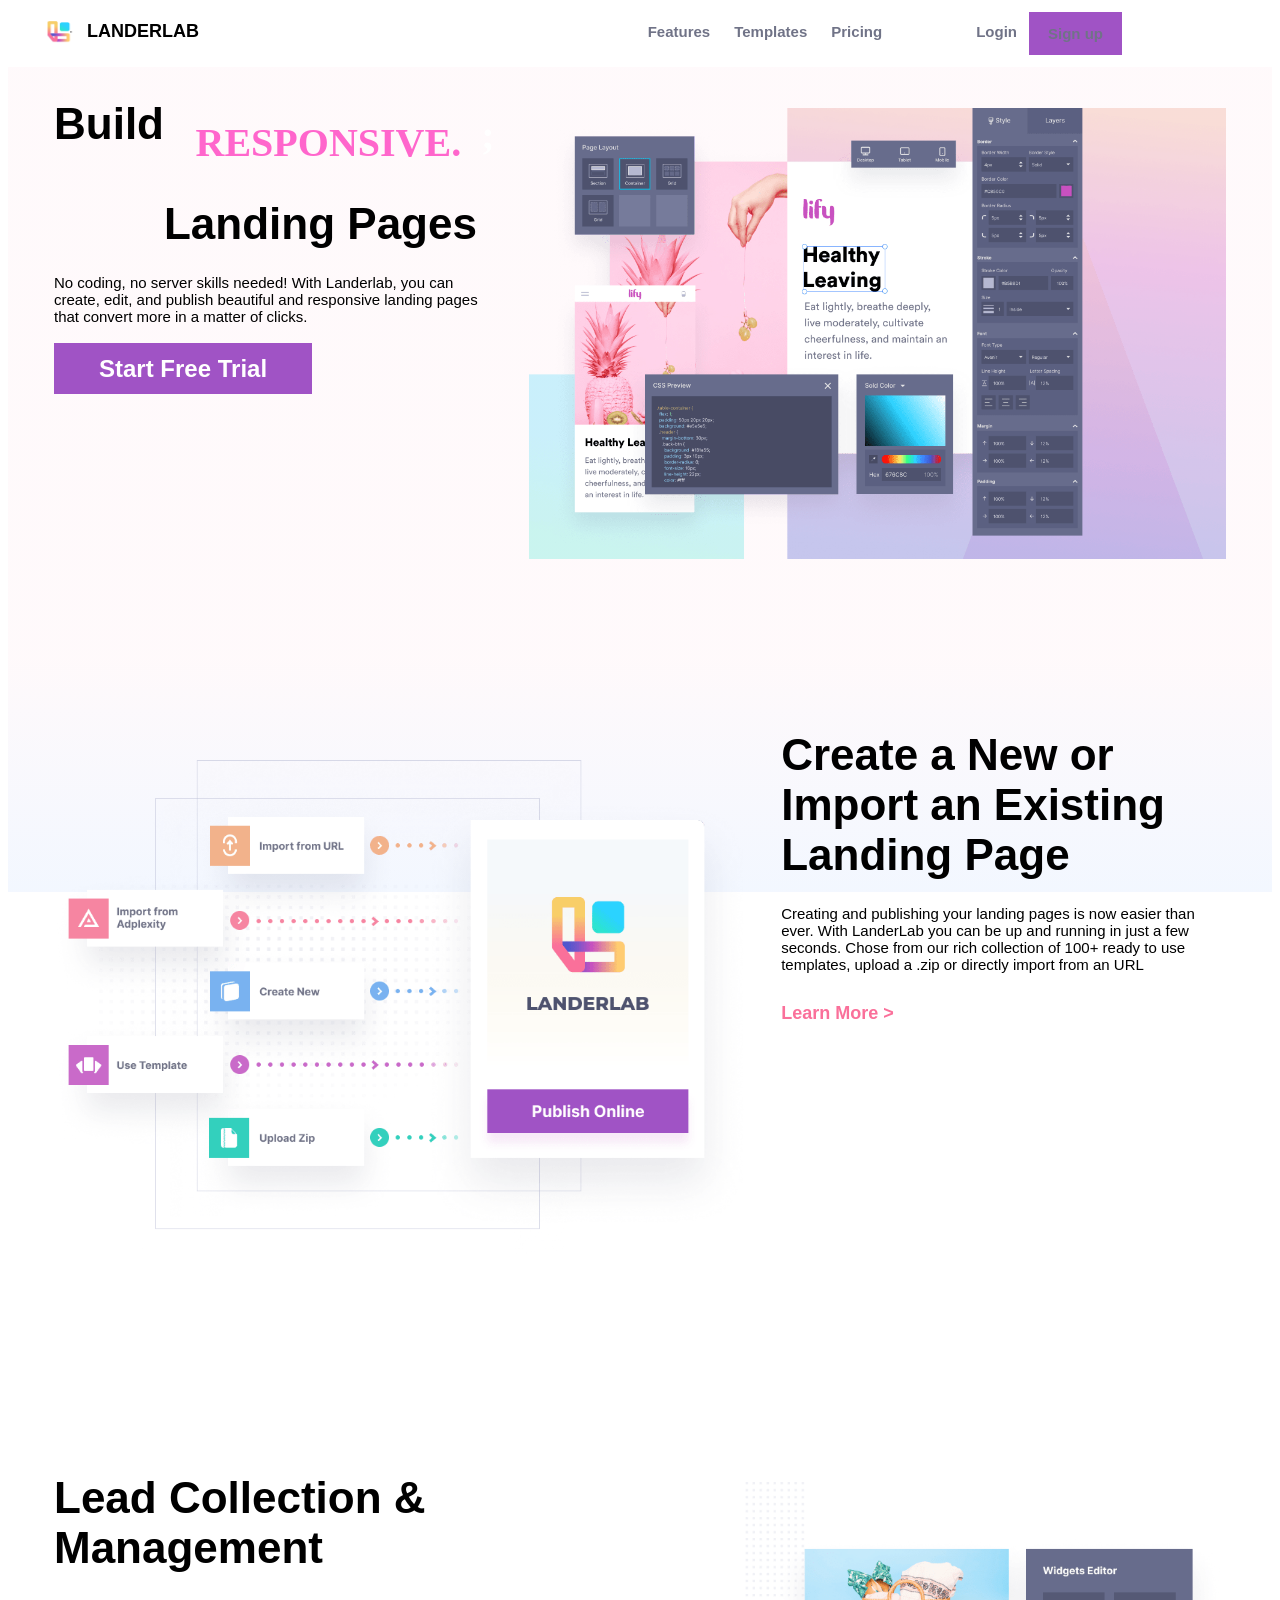
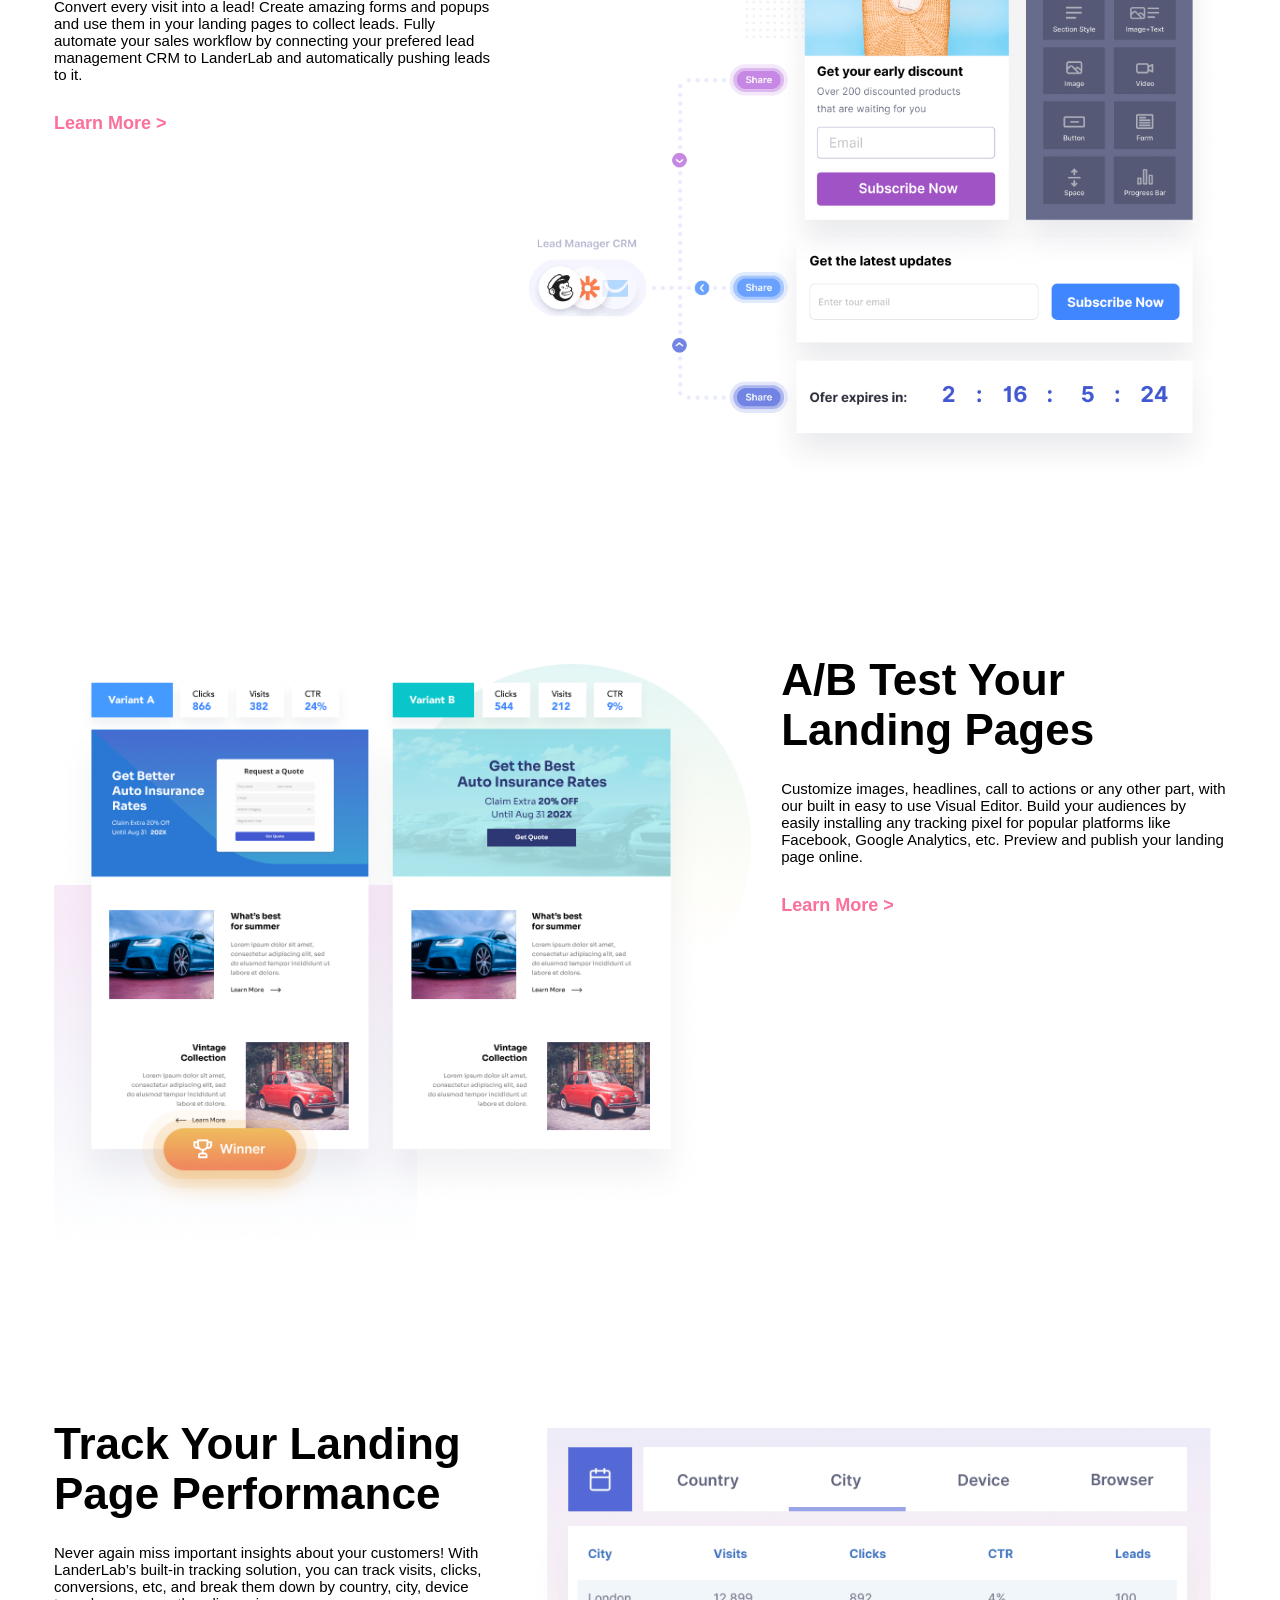
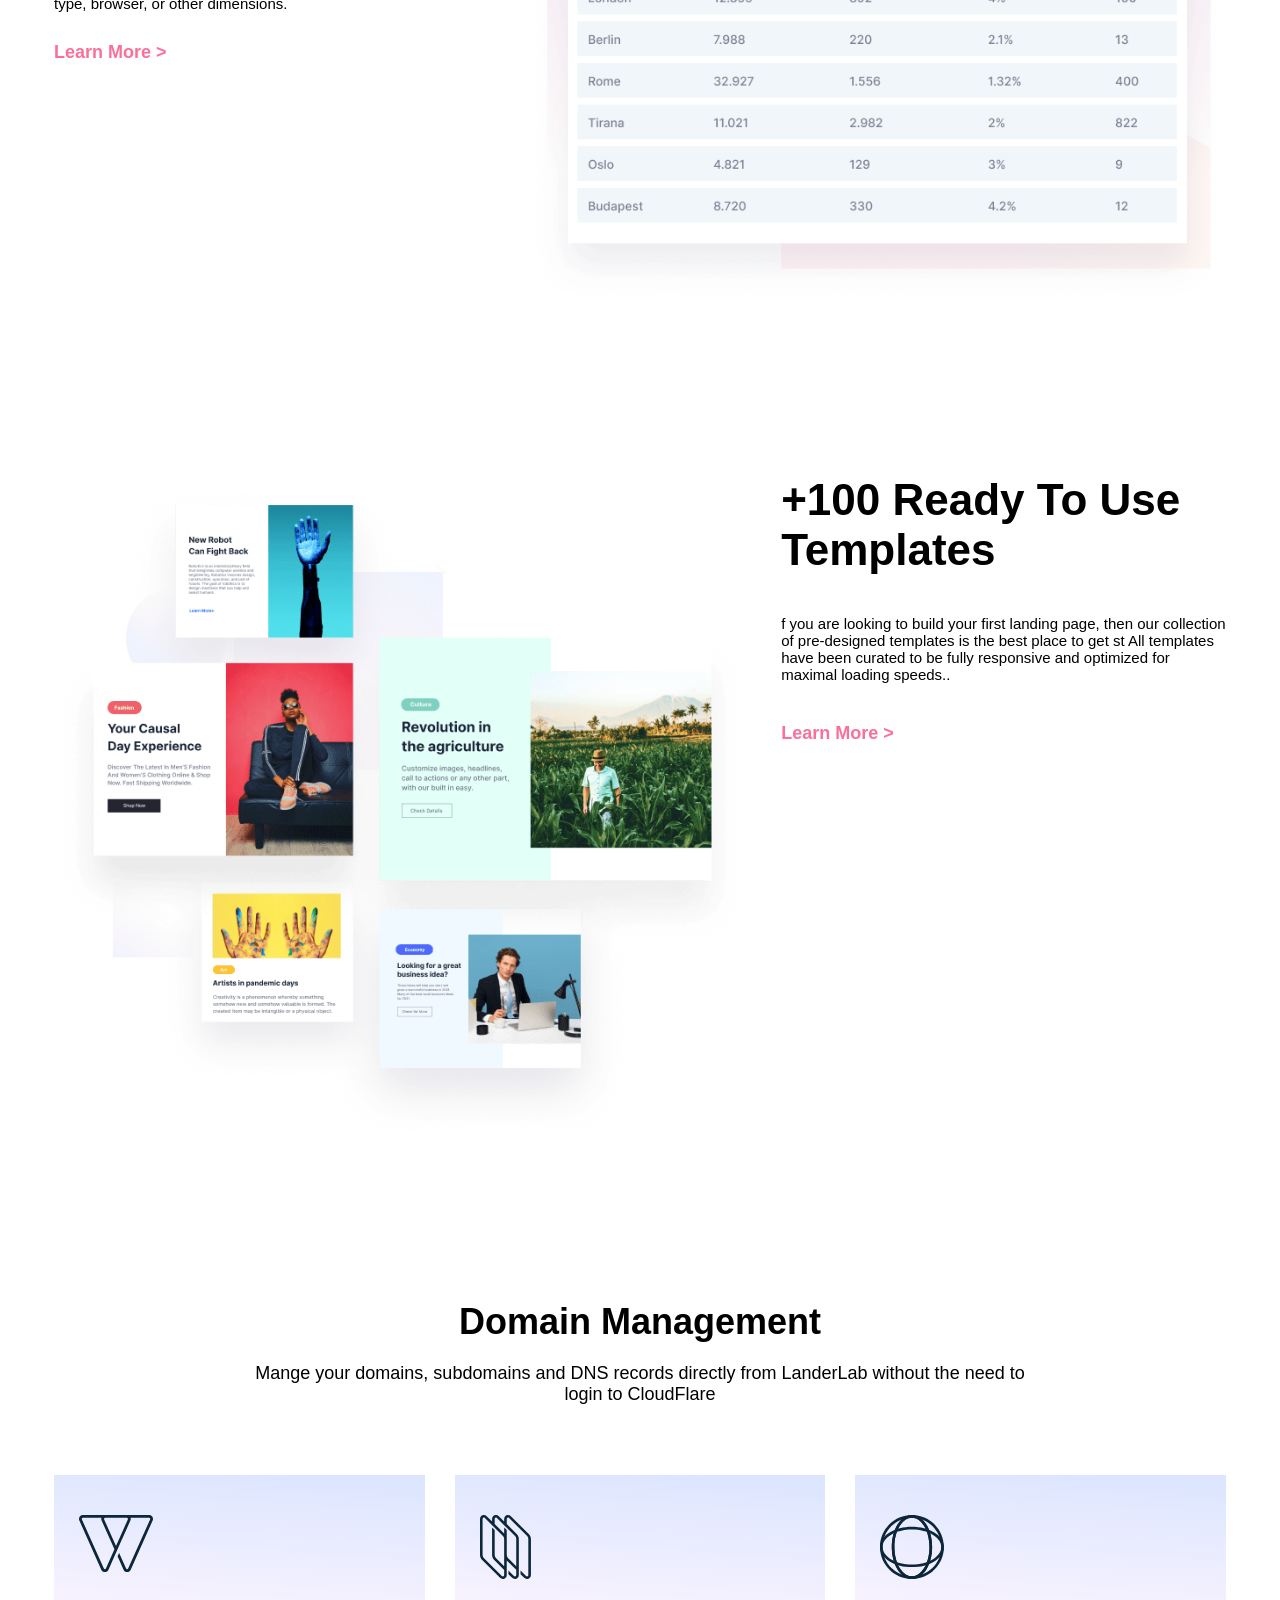
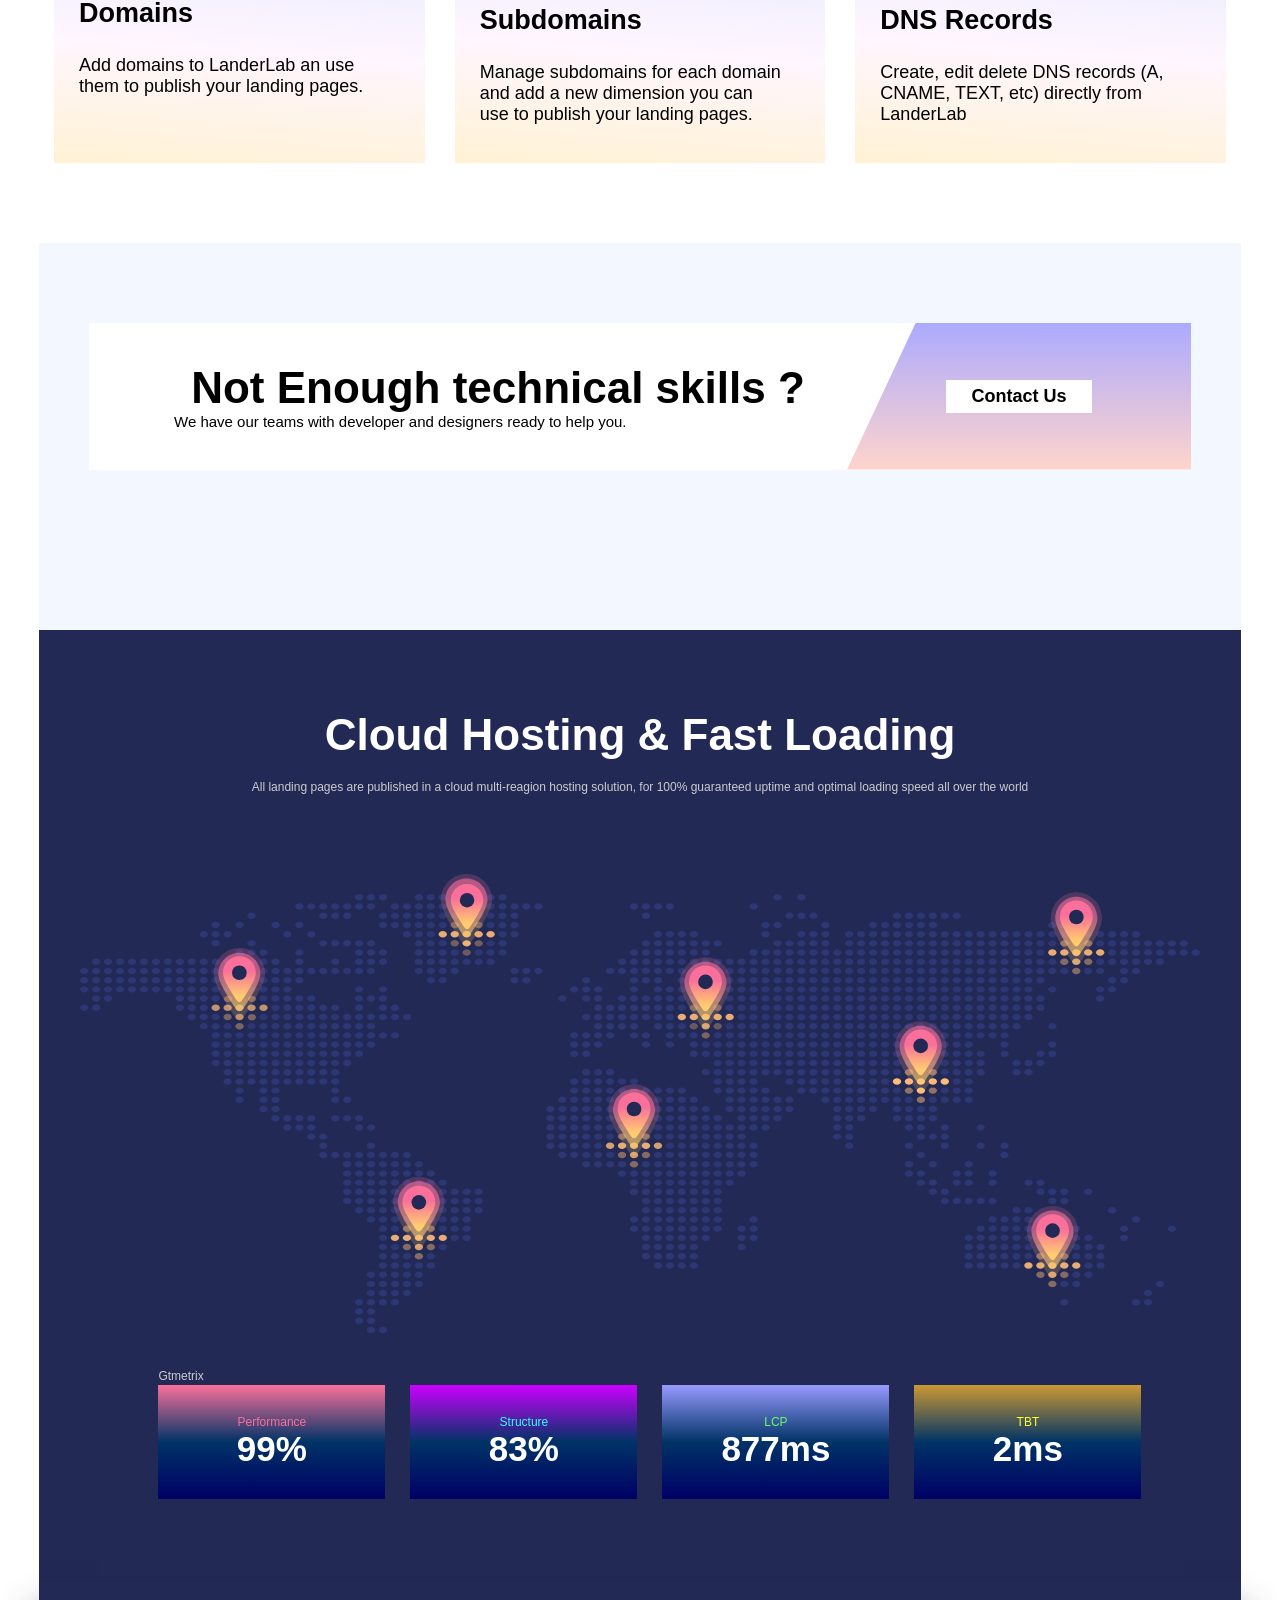
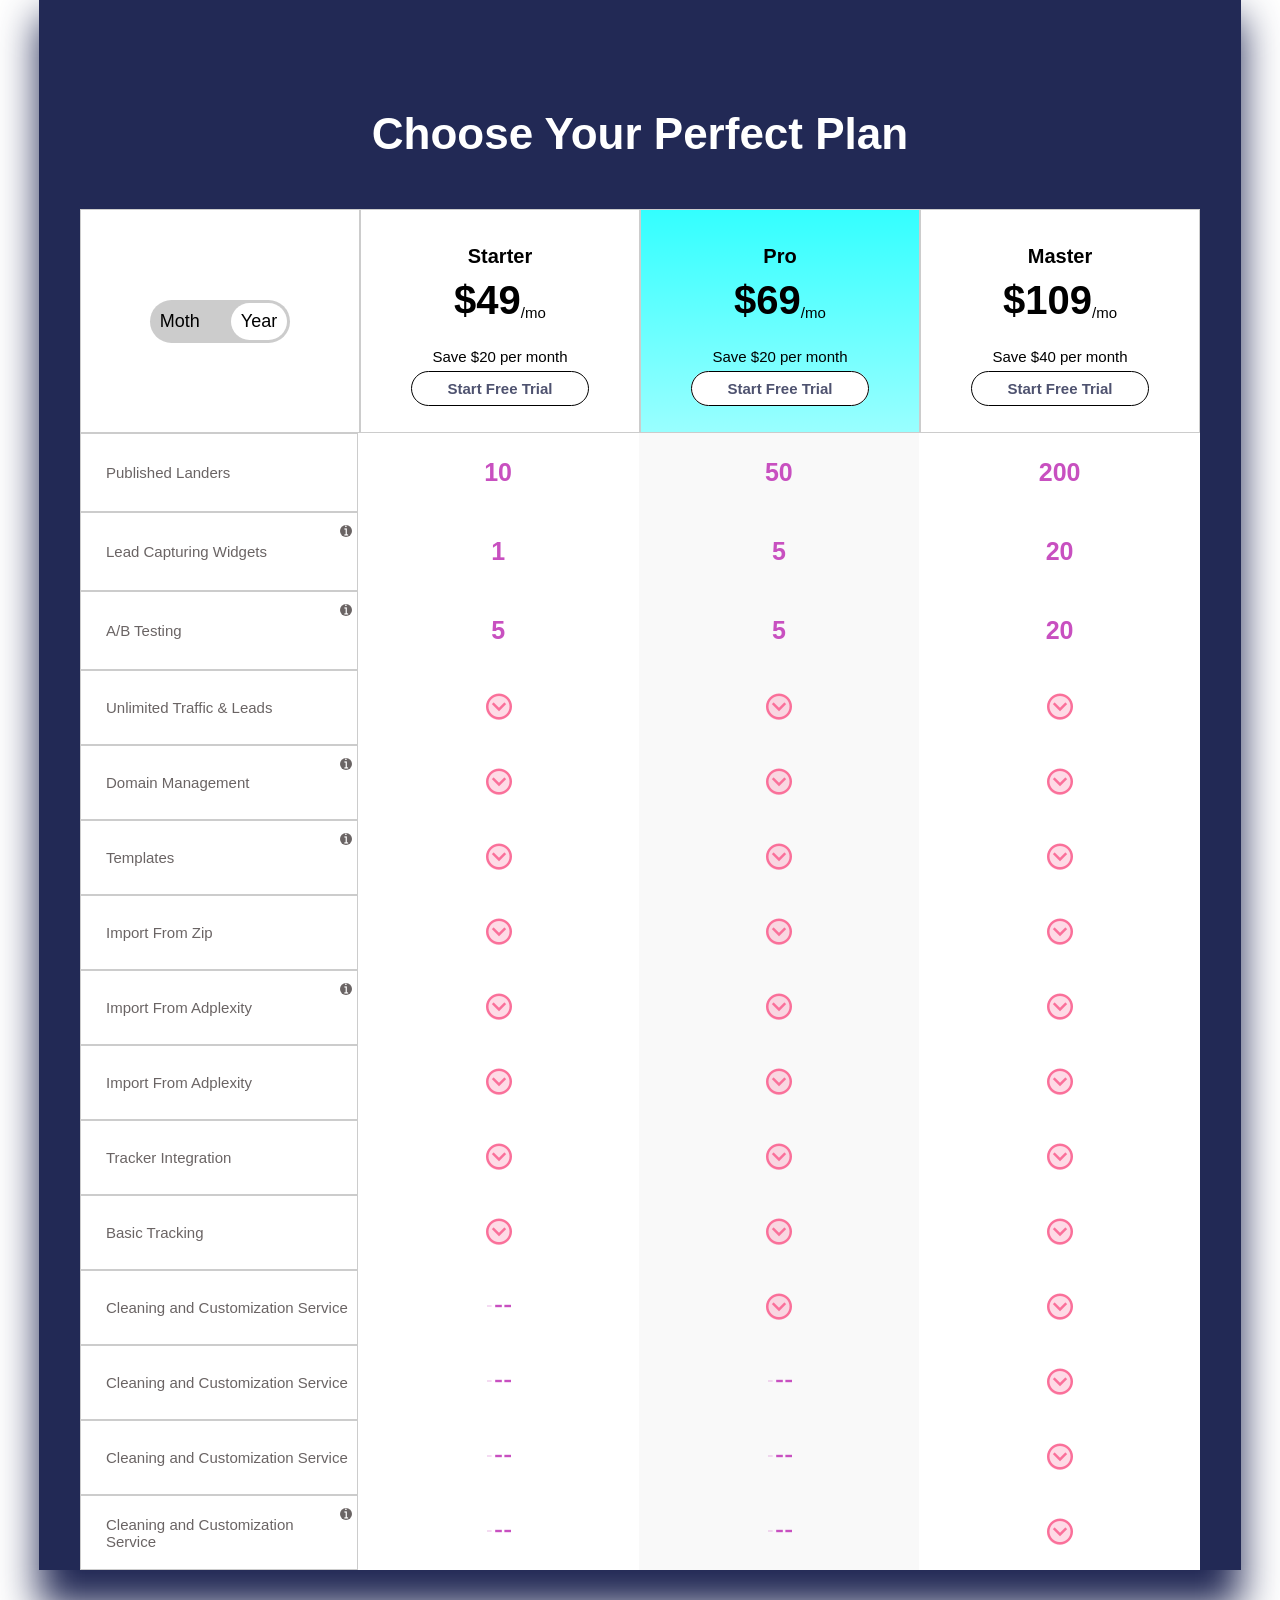
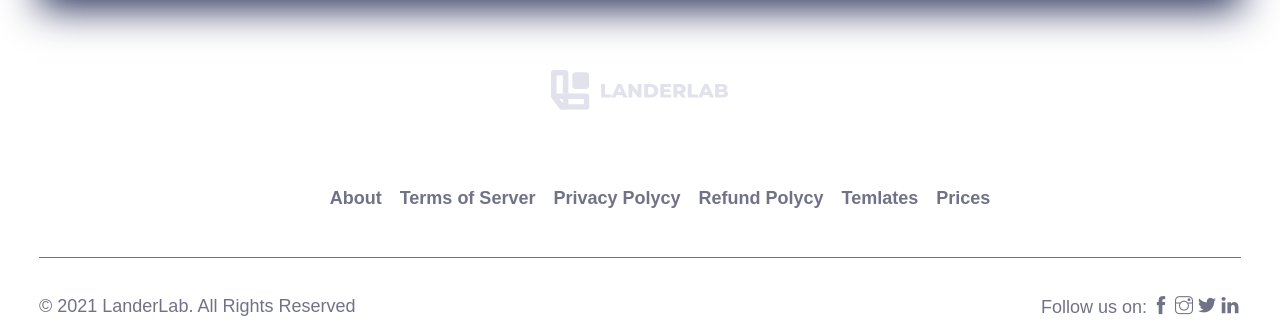
<file: index.html>
<html lang="en">

<head>
    <meta charset="UTF-8">
    <meta http-equiv="X-UA-Compatible" content="IE=edge">
    <meta name="viewport" content="width=device-width, initial-scale=1.0">
    <title>LanderLab</title>
    <link rel="stylesheet" href="Asset/css/style.css">
    <link rel="stylesheet" href="Asset/Iconfont/themify-icons-font/themify-icons/themify-icons.css">
    <link href="/Asset/Images/logo.PNG" rel='shortcut icon'>
    <script src="https://code.jquery.com/jquery-3.6.0.js"
        integrity="sha256-H+K7U5CnXl1h5ywQfKtSj8PCmoN9aaq30gDh27Xc0jk=" crossorigin="anonymous"></script>
</head>
<style>
    @media (min-width:1020px) {
        #headers .icon {
            display: none;
        }


    }

    @media (max-width:1020px) and (min-width:740px) {
        /* chuyển icon khi thu nhỏ */




        #headers .icon {
            display: flex;
            align-items: center;
            justify-content: center;
            font-size: 24px;


        }

        /* .close, .open{
            transition: 0.4s;
        } */
        #close {
            display: none;

        }

        /* .change .close{
            -webkit-transform: rotate(45deg) translate(-8px, -8px);
            transform: rotate(45deg) translate(-8px, -8px);
            
        }
        .change .open{

            -webkit-transform: rotate(-45deg) translate(-9px, 6px);
            transform: rotate(-45deg) translate(-9px, 6px);
        } */




        #header .heahder {
            display: flex;
            text-align: center;
            justify-content: center;
            margin-left: 200px;
        }

        .containerheader {
            display: none;
        }

        #header .login {
            margin-left: 0;
        }

        .nav {
            position: fixed;
            top: 50px;
            left: 0;
            background: rgb(0, 0, 0, 0.4);
            height: 100%;
            width: 100%;
            display: none;
           
        }

        #headers ul {

            position: absolute;
            z-index: 1;  
            top:0;
            bottom: 0;
            background: white;
            display: block;
            float: left;
            text-align: left;
            display: none;
            width: 30%;
            padding: 15px;


        }

        #header ul .signup {
            font-size: 15px;
            background: #a053c5;
            padding: 2px 7px;
            width: 60%;
            border: none;
            color: #f9f9f9;
        }
        #header .signup, .login{
            display: flex;
            text-align: center;
            justify-content: center;

        }

        #headers li {
            margin: 20px 0;
        }

        /* chữu chạy */
        h3 .console-container {


            font-size: 40px;
            text-align: center;
            height: 200px;
            width: 600px;
            display: block;
            position: absolute;
            color: white;
            top: -14%;
            bottom: 0;
            left: -400px;
            right: 0;
            margin: auto;
        }

        .container {
            padding: 0;
            margin: 0;

            box-sizing: border-box;
        }

        .content h3 {
            font-size: 39px;

        }

        .rowdomain {
            display: inline-table;
            margin-bottom: 0;

        }

        .domain {
            width: 45%;
            float: left;
            margin-bottom: 15px;
        }

        .contai {
            display: flex;
            justify-content: center;
            left: 25%;
            position: relative;
        }

        .enough .text {
            padding: 40px 0 40px 70px;

        }

        .enough .text h1 {


            margin: 0;
            font-size: 25px;
        }

        /* Bảng */

        .ChooseYour {
            height: auto;
            padding: 80px 0 100px;
            margin: 0 0 60px;
            background: #222955;
            box-shadow: none;
            box-sizing: border-box;
            border: none;
            z-index: -999;


        }

        .tablechoose {
            display: none;
            background: none;

        }

        .mobi {
            display: block;
            border: none;
            margin: 0;
            padding: 0;
            box-sizing: border-box;

        }

        .tablechoose .star {
            z-index: -999;
            width: 100%;
            margin: 0 0 20px 0;
            height: auto;
            padding: 0;
            border: none;
            background: white;
        }

        .chooserow {
            display: block;
            border: none;
            z-index: 0;
            background: none;

            position: relative;


            box-sizing: border-box;

        }

        .mothyear {
            border: none;
            margin-bottom: 50px;
            background: none;
            width: auto;
            margin: 0;
            margin: -79px 0 0 0;


        }

        .monthspan {
            width: 100%;
            border: none;
            margin: 0;
        }

        .monthspan #moth1,
        #year1 {
            width: 50%;

        }

        .monthspan #year1 {
            background: white;
        }

        .hmo {
            display: inline-block;
            justify-content: center;
            text-align: center;
            padding: 20px 0;
            width: 80%;
            margin: 0;
            border: none;
            z-index: -999;
        }

        .hmo h1 {
            justify-content: center;
            text-align: center;
            color: #222955;
            font-weight: bold;
            padding: 25px 0 0;
            margin: 0 0 15px;
            font-size: 57px;
            display: flex;

        }


        .tablechoose p {
            padding: 0;
            margin: 0 0 25x;
            font-size: 15px;
            color: #3F86FF;
            font-weight: bold;
        }

        .rows {
            border-bottom: 1px solid #707387;
        }

        .rows .col1,
        .col234 {
            width: 50%;

        }

        .rows .col1 {
            border: none;
            padding: 0 25px;
            line-height: 30px;

        }

        .rows .col234 {
            text-align: right;
            padding: 15px 25px;
        }

        .color {
            width: 100%;
            background-image: linear-gradient(#66FFFF, #99FFFF);
        }


        .imgfooter {
            padding: 0 0 0;
        }

        .menufooter {

            padding: 30px 20px;
            margin: 20px 30px;
            float: left;


        }
    }

    @media (max-width:740px) {

        #headers .icon {
            display: flex;
            align-items: center;
            justify-content: center;
            font-size: 24px;
        }
        #close{
            display: none;
        }


        #header .heahder {
            display: flex;
            text-align: center;
            justify-content: center;
            margin-left: 100px;
        }

        .containerheader {
            display: none;
        }

        #header .login {
            margin-left: 0;
        }

        .nav {
            position: fixed;
            top: 50px;
            left: 0;
            background: rgb(0, 0, 0, 0.4);
            height: 100%;
            width: 100%;
            display: none;
        }

        #headers ul {

            position: absolute;

            top: 5px;
            bottom: 0;
            background: white;
            display: block;
            float: left;
            text-align: left;
            display: none;
            width: 30%;
            padding: 15px;


        }
        #header .signup, .login{
            display: flex;
            text-align: center;
            justify-content: center;

        }


        #headers li {
            margin: 25px 0;
        }

        /* CHỮU CHẠY */
        h3 .console-container {


            font-size: 40px;
            text-align: center;
            height: auto;
            width: auto;
            display: block;
            position: absolute;
            color: white;
            top: 100px;
            bottom: 0;
            left: 5px;
           
            margin: auto;
        }

        .container {
            padding: 0;
            margin: 0;

            box-sizing: border-box;
        }

        .content {
            padding: 70px 0 80px;
            display: block;
            position: relative;

        }

        #main .left55 {
            padding: 15px 0;

            width: 100%;

        }

        #main .right45 {
            padding: 15px 0;
            width: 100%;

        }

        #main .left45 {
            padding: 15px 0;
            width: 100%;

        }

        #main .right55 {
            padding: 15px 0;
            width: 100%;

        }

        .content h3 {
            font-size: 39px;
            text-align: center;


        }

        .content p {
            font-size: 15px;
            text-align: center;
            padding: 30px 30px;
            margin: 0;


        }

        .content a {

            text-decoration: none;
            color: #FA709A;

            padding: 6px 24px;
            font-weight: bold;
            background: rgba(250, 112, 154, .2);

            border-radius: 50px;
        }

        .btn {
            width: auto;
            display: flex;
            justify-content: center;
            text-align: center;
        }


        .rowdomain {
            display: inline-table;
            margin-bottom: 0;

        }

        .domain {
            width: 90%;
            margin-bottom: 15px;
            left: 20%;
            justify-content: center;
        }

        .domains p {

            margin: 0;
            padding: 20px 50px;
            text-align: center;
        }




        .enoughs {

            padding: 80px 20px 160px;
            background: rgba(81, 145, 255, .07) 18.91%;
            ;
        }

        .enough {
            display: block;
            background: white;
            box-sizing: border-box;
        }

        .enoughtext {
            padding: 0 15px;


        }

        .enough .text {
            width: 100%;
            padding: 15px;
        }

        .enough .text h1 {
            margin: 0;
            text-align: center;
        }

        .enough .text p {
            margin: 0;
            font-size: 15px;
        }

        .enough .btn {
            height: 180px;

            width: 93%;
            padding: 0 16px;
            background-image: linear-gradient(#acaaff, #ffd4cb);
            clip-path: polygon(0 0, 0 100%, 100% 100%, 100% 40%);
            /* cah doc */
            align-items: center;
            justify-items: center;
            display: flex;
            /* canh ngang */
            text-align: center;
            justify-content: center;


        }

        .cloud .textimg {
            padding: 0 15px;
            margin: 0;

        }

        .cloud .text {
            padding: 0;
        }

        .row {
            text-align: center;
            display: inline-table;
            justify-content: center;
            width: 100%;
            margin-left: 30px;

            box-sizing: border-box;

        }

        .cell {
            justify-content: center;
            text-align: center;
            display: flex;
            float: left;
            width: 42%;
            margin: 0 10px 10px 0;



        }

        .chooserow {
            display: inline-table;

            z-index: 0;

            top: 70px;
            background: white;
            box-sizing: border-box;
        }

        .tablechoose .star,
        .mothyear {
            padding: 5px 5px;
            text-align: center;
            border: 1px solid #ccc;
            width: 100%;
            box-sizing: border-box;

        }

        /* Bangr */
        .ChooseYour {
            height: auto;
            padding: 80px 10px 100px;
            margin: 0 0 50px;
            background: #222955;
            box-shadow: none;
            box-sizing: border-box;
            border: none;
            z-index: -999;


        }

        .tablechoose {
            display: none;
            background: none;

        }

        .mobi {
            display: block;
            border: none;
            margin: 0;
            padding: 0;
            box-sizing: border-box;
            z-index: 0;

        }

        .tablechoose .star {
            z-index: -999;
            width: 100%;
            margin: 0 0 20px 0;
            height: auto;
            padding: 0;
            border: none;
            background: white;
        }

        .chooserow {
            display: block;
            border: none;
            z-index: 0;
            background: none;
            position: relative;
            box-sizing: border-box;

        }

        .ChooseYour .text {
            padding: 0;
            margin: 0;


        }

        .mothyear {
            border: none;
            margin-bottom: 50px;
            background: none;
            width: auto;
            margin: 0;
            margin: -79px 0 0 0;


        }

        .monthspan {
            width: 100%;
            border: none;
            margin: 0;
        }

        .monthspan #moth1,
        #year1 {
            width: 50%;

        }

        .monthspan #year1 {
            background: white;
        }

        .hmo {
            display: inline-block;
            justify-content: center;
            text-align: center;
            padding: 20px 0;
            width: 80%;
            margin: 0;
            border: none;
            z-index: -999;
        }

        .hmo h1 {
            justify-content: center;
            text-align: center;
            color: #222955;
            font-weight: bold;
            padding: 25px 0 0;
            margin: 0 0 15px;
            font-size: 57px;
            display: flex;

        }


        .tablechoose p {
            padding: 0;
            margin: 0 0 25x;
            font-size: 15px;
            color: #3F86FF;
            font-weight: bold;
        }

        .rows {
            border-bottom: 1px solid #707387;
        }



        .rows .col1 {
            width: 90%;
            border: none;
            padding: 0 25px;
            line-height: 30px;
            text-align: left;

        }

        .rows .col234 {
            width: 10%;
            text-align: right;
            padding: 15px 25px;
        }

        .color {
            width: 100%;
            background-image: linear-gradient(#66FFFF, #99FFFF);
        }


        .imgfooter {
            padding: 0 15px 0;
        }

        .menufooter ul {
            text-align: center;
            justify-content: center;
            padding: 0;

            display: inline-table;
            float: right;

            box-sizing: border-box;
        }


        .menufooter {


            text-align: center;
            justify-content: center;
            box-sizing: border-box;


            padding: 30px 10px;
            margin: 20px 20px;



        }

        .menufooter li {
            display: inline-table;
            text-align: center;

        }

        .copyright {
            display: block;
            color: #707387;
        }

        .copyright ul {
            position: absolute;
            left: 0;
            list-style-type: none;
            display: flex;
            padding-left: 15px;

        }


    }
</style>

<body>
    <div id="main">
        <header id="headers" class="headers">
            <div id="header">
                <a class="icon" onclick="changeicon">
                    <i id="open" class=" ti-menu-alt"></i>
                    <i id="close" class=" ti-close"></i>

                </a>
                <div class="heahder">
                    <img src="./Asset/Images/logo.PNG" alt="">
                    LANDERLAB
                </div>
                <div class="containerheader"></div>
                <div class="nav">
                    <ul class="fooheader">
                        <div class="iconclose"><i class="ti-close"></i></div>
                        <li class="fetures"> <a href="">Features </a> </li>
                        <li class="templates"><a href="">Templates</a></li>
                        <li class="pricing"><a href="">Pricing</a></li>
                        <li class="login"><a href="">Login</a></li>
                        <li class="signup"><a href="">Sign up</a></li>


                    </ul>

                </div>
            </div>
        </header>
        <div class="container">

            <div class="content">
                <div class="left45  contenttext">
                    &emsp;
                    &numsp;
                    <h3>Build
                        <div class='console-container'>
                            <span id='text'></span>
                            <div class='console-underscore' id='console'>;

                            </div>

                        </div>
                        </br> </br>
                        Landing Pages
                    </h3>
                    <p>No coding, no server skills needed! With Landerlab, you can create, edit,
                        and publish beautiful and responsive landing pages that convert more in a matter of clicks.</p>
                    <a class="build  btn" href="">Start Free Trial</a>
                </div>
                <img class="right55" src="./Asset/Images/build.png" alt="">
            </div>
            <!-- create -->
            <div class="content">
                <img class="right55" src="./Asset/Images/create.png" alt="">
                <div class="right45 contenttext">
                    &emsp;
                    &numsp;
                    <h3>Create a New or Import an Existing Landing Page
                    </h3>
                    <p>Creating and publishing your landing pages is now easier than ever.
                        With LanderLab you can be up and running in just a few seconds. Chose from our rich
                        collection of 100+ ready to use templates, upload a .zip or directly import from an URL</p>
                    <div class="btn"> <a href="">Learn More ></a></div>
                </div>
            </div>
            <!-- lead -->
            <div class="content">
                <div class="left45 contenttext">
                    &emsp;
                    &numsp;
                    <h3>Lead Collection & Management</h3>
                    <p>Convert every visit into a lead! Create amazing forms and popups and use them in
                        your landing pages to collect leads. Fully automate your sales workflow by
                        connecting your prefered lead management CRM to
                        LanderLab and automatically pushing leads to it.</p>
                    <div class="btn"><a href="">Learn More ></a></div>

                </div>

                <img class="right55 " src="./Asset/Images/lead.png" alt="">
                <div class="nen"></div>


            </div>
            <!-- A/B -->
            <div class="content">
                <img class="right55" src="./Asset/Images/Ab.png" alt="">
                <div class="right45 contenttext">
                    &emsp;
                    &numsp;
                    <h3>A/B Test Your Landing Pages
                    </h3>
                    <p>Customize images, headlines, call to actions or any other part,
                        with our built in easy to use Visual Editor. Build your audiences
                        by easily installing any tracking pixel for popular platforms like Facebook, Google Analytics,
                        etc.
                        Preview and publish your landing page online.</p>
                    <div class="btn"> <a href="">Learn More ></a></div>
                </div>
            </div>
            <!-- Track -->
            <div class="content">
                <div class="left45 contenttext">
                    &emsp;
                    &numsp;
                    <h3>Track Your Landing Page Performance</h3>
                    <p>Never again miss important insights about your customers!
                        With LanderLab’s built-in tracking solution, you can track visits,
                        clicks, conversions, etc, and break them down by country,
                        city, device type, browser, or other dimensions.</p>
                    <div class="btn"><a href="">Learn More ></a></div>

                </div>
                <img class="right55 " src="./Asset/Images/track.png" alt="">

            </div>
            <!-- +100 -->
            <div class="content">
                <img class="right55" src="./Asset/Images/+100.png" alt="">
                <div class="right45 contenttext">
                    &emsp;
                    &numsp;
                    <h3>+100 Ready To Use Templates
                    </h3>
                    <p class="ready">f you are looking to build your first landing page,
                        then our collection of pre-designed templates is the best place to get st
                        All templates have been curated to be fully responsive
                        and optimized for maximal loading speeds..</p>
                    <div class="btn"> <a href="">Learn More ></a></div>
                </div>

            </div>
            <div class="DomainMa">
                <div class="DomainManagement">
                    <div class="domains">
                        <h1>Domain Management</h1>
                        <p class="domaintext">Mange your domains,
                            subdomains and DNS records directly from LanderLab without the need
                            to login to CloudFlare</p>
                    </div>
                </div>
                <div class="rowdomain">
                    <!-- Domains -->
                    <div class="domain">
                        <div class="coldomain  ">
                            <div class="icon"> <img src="./Asset/Images/domainsvg.svg" alt=""></div>
                            <h2>Domains</h2>
                            <p>Add domains to LanderLab an use them to publish your landing pages. &emsp;</p>
                            &emsp;
                        </div>

                    </div>
                    <!-- SubDomains -->
                    <div class="domain ">
                        <div class="coldomain">
                            <div class="icon"> <img src="./Asset/Images/subdomain.svg" alt=""></div>
                            <h2>Subdomains</h2>
                            <p>Manage subdomains for each domain and add a new dimension
                                you can use to publish your landing pages.</p>
                        </div>

                    </div>
                    <!-- DNS Records -->
                    <div class="domain contai">
                        <div class="coldomain ">
                            <div class="icon"><img src="./Asset/Images/DNS.svg" alt=""></div>
                            <h2>DNS Records</h2>
                            <p>Create, edit delete DNS records (A, CNAME, TEXT, etc) directly from LanderLab</p>
                            &emsp;
                        </div>

                    </div>
                </div>

            </div>
            <div class="enoughs">

                <div class="enough">
                    <div class="enoughtext">
                        <div class="text">
                            <h1>Not Enough technical skills ?</h1>
                            <p>We have our teams with developer and designers ready to help you.</p>
                        </div>
                    </div>
                    <div class="btn btna"><a href="">Contact Us</a></div>
                </div>
            </div>
            <div class="cloud">
                <div class="textimg">
                    <div class="text">
                        <h1>Cloud Hosting & Fast Loading</h1>
                        <p class="textcloud">All landing pages are published in a cloud multi-reagion hosting solution,
                            for 100% guaranteed uptime and optimal loading speed all over the world</p>
                    </div>
                    <img src="./Asset/Images/cloud.svg" alt="">

                    <div class="Gtmetrix">
                        <div>
                            <p>Gtmetrix</p>
                        </div>
                    </div>
                    </br>
                    <div class="row">
                        <div class="cell cell1">
                            <div class="celltext">
                                <p>Performance</p>
                                <h1>99%</h1>
                            </div>

                        </div>
                        <div class="cell cell2">
                            <div class="celltext">
                                <p>Structure</p>
                                <h1>83%</h1>
                            </div>

                        </div>
                        <div class="cell cell3">
                            <div class="celltext">
                                <p>LCP</p>
                                <h1>877ms</h1>
                            </div>

                        </div>
                        <div class="cell cell4">
                            <div class="celltext">
                                <p>TBT</p>
                                <h1>2ms</h1>
                            </div>

                        </div>


                    </div>
                </div>
            </div>
            <div class="ChooseYour">
                <div class="text">
                    <h1>Choose Your Perfect Plan</h1>
                    <div class="tablechoose" id="tablechoose">
                        <div class="chooserow">
                            <div class="mothyear">
                                <div class="monthspan">
                                    <span id="moth">Moth</span>
                                    &emsp;

                                    <span id="year">Year</span>

                                </div>
                            </div>
                            <!-- strater -->
                            <div class="star">
                                <h2>Starter</h2>
                                <div class="hmo">
                                    <h1 id="the1">$49</h1>
                                    <p class="mo">/mo</p>
                                </div>
                                <p id="div1">Save $20 per month</p>
                                <a href=""> Start Free Trial</a>
                            </div>

                            <!-- pro -->

                            <div class="star color">
                                <h2>Pro</h2>
                                <div class="hmo">
                                    <h1 id="the2">$69</h1>
                                    <p class="mo">/mo</p>
                                </div>
                                <p id="div2">Save $20 per month</p>
                                <a href=""> Start Free Trial</a>
                            </div>
                            <!-- Master -->
                            <div class="star">
                                <h2>Master</h2>
                                <div class="hmo">
                                    <h1 id="the3">$109</h1>
                                    <p class="mo">/mo</p>
                                </div>
                                <p id="div3">Save $40 per month</p>
                                <a href=""> Start Free Trial</a>
                            </div>
                        </div>
                        <!-- 1 -->
                        <div class="rows">
                            <div class="col1">Published Landers</div>
                            <div class="col234">10</div>
                            <div class="col234 col23">50</div>
                            <div class="col234">200</div>
                        </div>
                        <!-- 2 -->
                        <div class="rows">
                            <div class="col1">Lead Capturing Widgets<i class="ti-info"></i></div>
                            <div class="col234">1</div>
                            <div class="col234 col23">5</div>
                            <div class="col234">20</div>
                        </div>
                        <!-- 3 -->
                        <div class="rows">
                            <div class="col1">A/B Testing<i class="ti-info"></i></div>
                            <div class="col234">5</div>
                            <div class="col234 col23">5</div>
                            <div class="col234">20</div>
                        </div>
                        <!-- 4 -->
                        <div class="rows">
                            <div class="col1">Unlimited Traffic & Leads</div>
                            <div class="col234"><i class="ti-arrow-circle-down"></i></div>
                            <div class="col234 col23"><i class="ti-arrow-circle-down"></i></div>
                            <div class="col234"><i class="ti-arrow-circle-down"></i></div>
                        </div>
                        <!-- 5 -->
                        <div class="rows">
                            <div class="col1">Domain Management<i class="ti-info"></i></div>
                            <div class="col234"><i class="ti-arrow-circle-down"></i></div>
                            <div class="col234 col23"><i class="ti-arrow-circle-down"></i></div>
                            <div class="col234"><i class="ti-arrow-circle-down"></i></div>
                        </div>
                        <!-- 6 -->
                        <div class="rows">
                            <div class="col1">Templates <i class="ti-info"></i></div>
                            <div class="col234"><i class="ti-arrow-circle-down"></i></div>
                            <div class="col234 col23"><i class="ti-arrow-circle-down"></i></div>
                            <div class="col234"><i class="ti-arrow-circle-down"></i></div>
                        </div>
                        <!-- 7 -->
                        <div class="rows">
                            <div class="col1">Import From Zip</div>
                            <div class="col234"><i class="ti-arrow-circle-down"></i></div>
                            <div class="col234 col23"><i class="ti-arrow-circle-down"></i></div>
                            <div class="col234"><i class="ti-arrow-circle-down"></i></div>
                        </div>
                        <!-- 8 -->
                        <div class="rows">
                            <div class="col1">Import From Adplexity<i class="ti-info"></i></div>
                            <div class="col234"><i class="ti-arrow-circle-down"></i></div>
                            <div class="col234 col23"><i class="ti-arrow-circle-down"></i></div>
                            <div class="col234"><i class="ti-arrow-circle-down"></i></div>
                        </div>
                        <!-- 9 -->
                        <div class="rows">
                            <div class="col1">Import From Adplexity</div>
                            <div class="col234"><i class="ti-arrow-circle-down"></i></div>
                            <div class="col234 col23"><i class="ti-arrow-circle-down"></i></div>
                            <div class="col234"><i class="ti-arrow-circle-down"></i></div>
                        </div>
                        <!-- 10 -->
                        <div class="rows">
                            <div class="col1">Tracker Integration</div>
                            <div class="col234"><i class="ti-arrow-circle-down"></i></div>
                            <div class="col234 col23"><i class="ti-arrow-circle-down"></i></div>
                            <div class="col234"><i class="ti-arrow-circle-down"></i></div>
                        </div>
                        <!-- 11 -->
                        <div class="rows">
                            <div class="col1">Basic Tracking</div>
                            <div class="col234"><i class="ti-arrow-circle-down"></i></div>
                            <div class="col234 col23"><i class="ti-arrow-circle-down"></i></div>
                            <div class="col234"><i class="ti-arrow-circle-down"></i></div>
                        </div>
                        <!-- 12 -->
                        <div class="rows">
                            <div class="col1">Cleaning and Customization Service </div>
                            <div class="col234 iconline"><i class="ti-line-dashed"></i></div>
                            <div class="col234 col23"><i class="ti-arrow-circle-down"></i></div>
                            <div class="col234"><i class="ti-arrow-circle-down"></i></div>
                        </div>
                        <!-- 13 -->
                        <div class="rows">
                            <div class="col1">Cleaning and Customization Service</div>
                            <div class="col234 iconline"><i class="ti-line-dashed"></i></div>
                            <div class="col234 col23 iconline"><i class="ti-line-dashed"></i></div>
                            <div class="col234"><i class="ti-arrow-circle-down"></i></div>
                        </div>
                        <!-- 14 -->
                        <div class="rows">
                            <div class="col1">Cleaning and Customization Service</div>
                            <div class="col234 iconline"><i class="ti-line-dashed"></i></div>
                            <div class="col234 col23 iconline"><i class="ti-line-dashed"></i></div>
                            <div class="col234"><i class="ti-arrow-circle-down"></i></div>
                        </div>
                        <!-- 15 -->
                        <div class="rows">
                            <div class="col1">Cleaning and Customization Service <i class="ti-info"></i></div>
                            <div class="col234 iconline"><i class="ti-line-dashed"></i></div>
                            <div class="col234 col23 iconline"><i class="ti-line-dashed"></i></div>
                            <div class="col234 "><i class="ti-arrow-circle-down"></i></div>
                        </div>

                    </div>
                    <!-- mobidhshsngfgydusjakznxbvfg -->
                    <div class="mobi tablechoose" id="mobi">
                        <div class="chooserow">
                            <div class="mothyear">
                                <div class="monthspan">
                                    <span id="moth1">Moth</span>
                                    &emsp;

                                    <span id="year1">Year</span>

                                </div>
                            </div>
                            <!-- strater -->
                            <div class="star">
                                <div class="hmo">
                                    <h1 id="them1">$49</h1>
                                    <p id="divm1">Save $20/mo</p>
                                    <a href=""> Start Free Trial</a>
                                </div>
                                <div class="rows">
                                    <div class="col1">Published Landers</div>
                                    <div class="col234">10</div>
                                </div>
                                <!-- 2 -->
                                <div class="rows">
                                    <div class="col1">Lead Capturing Widgets</div>
                                    <div class="col234">1</div>
                                </div>
                                <!-- 3 -->
                                <div class="rows">
                                    <div class="col1">A/B Testing</div>
                                    <div class="col234">5</div>
                                </div>
                                <!-- 4 -->
                                <div class="rows">
                                    <div class="col1">Unlimited Traffic & Leads</div>
                                    <div class="col234"><i class="ti-arrow-circle-down"></i></div>
                                </div>
                                <!-- 5 -->
                                <div class="rows">
                                    <div class="col1">Domain Management</div>
                                    <div class="col234"><i class="ti-arrow-circle-down"></i></div>
                                </div>
                                <!-- 6 -->
                                <div class="rows">
                                    <div class="col1">Templates </div>
                                    <div class="col234"><i class="ti-arrow-circle-down"></i></div>
                                </div>
                                <!-- 7 -->
                                <div class="rows">
                                    <div class="col1">Import From Zip</div>
                                    <div class="col234"><i class="ti-arrow-circle-down"></i></div>
                                </div>
                                <!-- 8 -->
                                <div class="rows">
                                    <div class="col1">Import From Adplexity</div>
                                    <div class="col234"><i class="ti-arrow-circle-down"></i></div>
                                </div>
                                <!-- 9 -->
                                <div class="rows">
                                    <div class="col1">Import From Adplexity</div>
                                    <div class="col234"><i class="ti-arrow-circle-down"></i></div>
                                </div>
                                <!-- 10 -->
                                <div class="rows">
                                    <div class="col1">Tracker Integration</div>
                                    <div class="col234"><i class="ti-arrow-circle-down"></i></div>
                                </div>
                                <!-- 11 -->
                                <div class="rows">
                                    <div class="col1">Basic Tracking</div>
                                    <div class="col234"><i class="ti-arrow-circle-down"></i></div>
                                </div>
                                <!-- 12 -->
                                <div class="rows">
                                    <div class="col1">Cleaning and Customization Service </div>
                                    <div class="col234 iconline"><i class="ti-line-dashed"></i></div>
                                </div>
                                <!-- 13 -->
                                <div class="rows">
                                    <div class="col1">Cleaning and Customization Service</div>
                                    <div class="col234 iconline"><i class="ti-line-dashed"></i></div>
                                </div>
                                <!-- 14 -->
                                <div class="rows">
                                    <div class="col1">Cleaning and Customization Service</div>
                                    <div class="col234 iconline"><i class="ti-line-dashed"></i></div>
                                </div>
                                <!-- 15 -->
                                <div class="rows">
                                    <div class="col1">Cleaning and Customization Service </div>
                                    <div class="col234 iconline"><i class="ti-line-dashed"></i></div>
                                </div>


                            </div>
                            &emsp;

                            <!-- pro -->
                            <div class="star">
                                <div class="hmo color">
                                    <h1 id="them2">$69</h1>
                                    <p id="divm2">Save $20/mo</p>
                                    <a href=""> Start Free Trial</a>
                                </div>
                                <div class="rows">
                                    <div class="col1">Published Landers</div>
                                    <div class="col234">50</div>
                                </div>
                                <!-- 2 -->
                                <div class="rows">
                                    <div class="col1">Lead Capturing Widgets</i></div>
                                    <div class="col234">5</div>
                                </div>
                                <!-- 3 -->
                                <div class="rows">
                                    <div class="col1">A/B Testing</i></div>
                                    <div class="col234">5</div>
                                </div>
                                <!-- 4 -->
                                <div class="rows">
                                    <div class="col1">Unlimited Traffic & Leads</div>
                                    <div class="col234"><i class="ti-arrow-circle-down"></i></div>
                                </div>
                                <!-- 5 -->
                                <div class="rows">
                                    <div class="col1">Domain Management</div>
                                    <div class="col234"><i class="ti-arrow-circle-down"></i></div>
                                </div>
                                <!-- 6 -->
                                <div class="rows">
                                    <div class="col1">Templates </div>
                                    <div class="col234"><i class="ti-arrow-circle-down"></i></div>
                                </div>
                                <!-- 7 -->
                                <div class="rows">
                                    <div class="col1">Import From Zip</div>
                                    <div class="col234"><i class="ti-arrow-circle-down"></i></div>
                                </div>
                                <!-- 8 -->
                                <div class="rows">
                                    <div class="col1">Import From Adplexity</div>
                                    <div class="col234"><i class="ti-arrow-circle-down"></i></div>
                                </div>
                                <!-- 9 -->
                                <div class="rows">
                                    <div class="col1">Import From Adplexity</div>
                                    <div class="col234"><i class="ti-arrow-circle-down"></i></div>
                                </div>
                                <!-- 10 -->
                                <div class="rows">
                                    <div class="col1">Tracker Integration</div>
                                    <div class="col234"><i class="ti-arrow-circle-down"></i></div>
                                </div>
                                <!-- 11 -->
                                <div class="rows">
                                    <div class="col1">Basic Tracking</div>
                                    <div class="col234"><i class="ti-arrow-circle-down"></i></div>
                                </div>
                                <!-- 12 -->
                                <div class="rows">
                                    <div class="col1">Cleaning and Customization Service </div>
                                    <div class="col234 iconline"><i class="ti-line-dashed"></i></div>
                                </div>
                                <!-- 13 -->
                                <div class="rows">
                                    <div class="col1">Cleaning and Customization Service</div>
                                    <div class="col234 iconline"><i class="ti-line-dashed"></i></div>
                                </div>
                                <!-- 14 -->
                                <div class="rows">
                                    <div class="col1">Cleaning and Customization Service</div>
                                    <div class="col234 iconline"><i class="ti-line-dashed"></i></div>
                                </div>
                                <!-- 15 -->
                                <div class="rows">
                                    <div class="col1">Cleaning and Customization Service </div>
                                    <div class="col234 iconline"><i class="ti-line-dashed"></i></div>
                                </div>


                            </div>

                            <!-- mástr -->
                            <div class="star">
                                <div class="hmo ">
                                    <h1 id="them3">$109</h1>
                                    <p id="divm3">Save $20/mo</p>
                                    <a href=""> Start Free Trial</a>
                                </div>
                                <div class="rows">
                                    <div class="col1">Published Landers</div>
                                    <div class="col234">200</div>
                                </div>
                                <!-- 2 -->
                                <div class="rows">
                                    <div class="col1">Lead Capturing Widgets</div>
                                    <div class="col234">20</div>
                                </div>
                                <!-- 3 -->
                                <div class="rows">
                                    <div class="col1">A/B Testing</div>
                                    <div class="col234">20</div>
                                </div>
                                <!-- 4 -->
                                <div class="rows">
                                    <div class="col1">Unlimited Traffic & Leads</div>
                                    <div class="col234"><i class="ti-arrow-circle-down"></i></div>
                                </div>
                                <!-- 5 -->
                                <div class="rows">
                                    <div class="col1">Domain Management</div>
                                    <div class="col234"><i class="ti-arrow-circle-down"></i></div>
                                </div>
                                <!-- 6 -->
                                <div class="rows">
                                    <div class="col1">Templates</div>
                                    <div class="col234"><i class="ti-arrow-circle-down"></i></div>
                                </div>
                                <!-- 7 -->
                                <div class="rows">
                                    <div class="col1">Import From Zip</div>
                                    <div class="col234"><i class="ti-arrow-circle-down"></i></div>
                                </div>
                                <!-- 8 -->
                                <div class="rows">
                                    <div class="col1">Import From Adplexity</div>
                                    <div class="col234"><i class="ti-arrow-circle-down"></i></div>
                                </div>
                                <!-- 9 -->
                                <div class="rows">
                                    <div class="col1">Import From Adplexity</div>
                                    <div class="col234"><i class="ti-arrow-circle-down"></i></div>
                                </div>
                                <!-- 10 -->
                                <div class="rows">
                                    <div class="col1">Tracker Integration</div>
                                    <div class="col234"><i class="ti-arrow-circle-down"></i></div>
                                </div>
                                <!-- 11 -->
                                <div class="rows">
                                    <div class="col1">Basic Tracking</div>
                                    <div class="col234"><i class="ti-arrow-circle-down"></i></div>
                                </div>
                                <!-- 12 -->
                                <div class="rows">
                                    <div class="col1">Cleaning and Customization Service </div>
                                    <div class="col234 iconline"><i class="ti-line-dashed"></i></div>
                                </div>
                                <!-- 13 -->
                                <div class="rows">
                                    <div class="col1">Cleaning and Customization Service</div>
                                    <div class="col234 iconline"><i class="ti-line-dashed"></i></div>
                                </div>
                                <!-- 14 -->
                                <div class="rows">
                                    <div class="col1">Cleaning and Customization Service</div>
                                    <div class="col234 iconline"><i class="ti-line-dashed"></i></div>
                                </div>
                                <!-- 15 -->
                                <div class="rows">
                                    <div class="col1">Cleaning and Customization Service </div>
                                    <div class="col234 iconline"><i class="ti-line-dashed"></i></div>
                                </div>


                            </div>
                        </div>
                    </div>
                </div>
            </div>
            <div class="imgfooter footer">
                <img src="Asset/Images/logo.svg" alt="">
            </div>
            <div class="menufooter">
                <ul>
                    <li><a href="">About</a></li>&emsp;
                    <li><a href="">Terms of Server</a></li>&emsp;
                    <li><a href="">Privacy Polycy</a></li>&emsp;
                    <li><a href="">Refund Polycy</a></li>&emsp;
                    <li> <a href="">Temlates</a></li>&emsp;
                    <li> <a href="">Prices</a></li>
                </ul>
            </div>
            <div class="copyright">
                <p>© 2021 LanderLab. All Rights Reserved</p>
                <ul>
                    <li>
                        Follow us on:
                        <a href="" class="ti-facebook"></a>
                        <a href="" class="ti-instagram"></a>
                        <a href="" class="ti-twitter-alt"></a>
                        <a href="" class="ti-linkedin"></a>
                    </li>
                </ul>
            </div>




        </div>







    </div>
</body>
<script>
    consoleText(['RESPONSIVE.', 'BEAUTIFUL', 'FAST', 'CONVERTING'], 'text', ['#FF66CC', '#0066FF', '#990099', '#FF6666']);

    function consoleText(words, id, colors) {
        if (colors === undefined) colors = ['#fff'];
        var visible = true;
        var con = document.getElementById('console');
        var letterCount = 1;
        var x = 1;
        var waiting = false;
        var target = document.getElementById(id)
        target.setAttribute('style', 'color:' + colors[0])
        window.setInterval(function () {

            if (letterCount === 0 && waiting === false) {
                waiting = true;
                target.innerHTML = words[0].substring(0, letterCount)
                window.setTimeout(function () {
                    var usedColor = colors.shift();
                    colors.push(usedColor);
                    var usedWord = words.shift();
                    words.push(usedWord);
                    x = 1;
                    target.setAttribute('style', 'color:' + colors[0])
                    letterCount += x;
                    waiting = false;
                }, 1000)
            } else if (letterCount === words[0].length + 1 && waiting === false) {
                waiting = true;
                window.setTimeout(function () {
                    x = -1;
                    letterCount += x;
                    waiting = false;
                }, 1000)
            } else if (waiting === false) {
                target.innerHTML = words[0].substring(0, letterCount)
                letterCount += x;
            }
        }, 120)
        window.setInterval(function () {
            if (visible === true) {
                con.className = 'console-underscore hidden'
                visible = false;

            } else {
                con.className = 'console-underscore'

                visible = true;
            }
        }, 400)
    }</script>
<!-- icon -->
<script>
    var iconclose = document.getElementById('close');
    var iconopen = document.getElementById('open');
    iconopen.onclick = function () {
        iconclose.style.display = 'block';
        iconopen.style.display = 'none';
    }
    iconclose.onclick = function () {
        iconclose.style.display = 'none';
        iconopen.style.display = 'block';
    }


    $(document).ready(function () {

        $('.icon').click(function () {
            $('ul').slideToggle();
            $('.nav').slideToggle();
        });
    })
</script>
<script>

    var month1 = document.getElementById('moth');
    var years1 = document.getElementById('year');
    var thepi1 = document.getElementById('div1');
    var thepi2 = document.getElementById('div2');
    var thepi3 = document.getElementById('div3');
    var thehi1 = document.getElementById('the1');
    var thehi2 = document.getElementById('the2')
    var thehi3 = document.getElementById('the3')
    month1.onclick = function () {
        month1.style.background = "white"
        month1.style.colors = "#FF00FF"
        years1.style.colors = "black"
        years1.style.background = "#ccc"
        thepi1.style.display = "none"
        thepi2.style.display = "none"
        thepi3.style.display = "none"
        thehi1.textContent = "$69"
        thehi2.textContent = "$89"
        thehii3.textContent = "$149"



    }
    years1.onclick = function () {
        years1.style.background = "white"
        years1.style.colors = "#FF00FF"
        month1.style.colors = "black"
        month1.style.background = "#ccc"
        thepi1.style.display = "block"
        thepi2.style.display = "block"
        thepi3.style.display = "block"
        thehi1.textContent = "$49"
        thehi2.textContent = "$69"
        thehi3.textContent = "$109"


    }




    // $(document).ready(function(){

    //     $('.moth').click(function(){
    //         $('.moth').addClass('.on');
    //         $('.year').addClass('.off');




    //     });
    //     $('.year').click(function(){



    //     });
    // })

//    if( button.$('.moth').click){
//        button.$('.year')==false;

//    }
//    else{
//     button.$('.moth') ==false;
//     alert('moth tắt')
//    }
</script>
<script>
    var month = document.getElementById('moth1');
    var years = document.getElementById('year1');
    var thep1 = document.getElementById('divm1');
    var thep2 = document.getElementById('divm2');
    var thep3 = document.getElementById('divm3');
    var theh1 = document.getElementById('them1');
    var theh2 = document.getElementById('them2')
    var theh3 = document.getElementById('them3')
    month.onclick = function () {
        month.style.background = "white"
        month.style.colors = "#FF00FF"
        years.style.colors = "black"
        years.style.background = "#ccc"
        thep1.style.display = "none"
        thep2.style.display = "none"
        thep3.style.display = "none"
        theh1.textContent = "$69"
        theh2.textContent = "$89"
        theh3.textContent = "$149"



    }
    years.onclick = function () {
        years.style.background = "white"
        years.style.colors = "#FF00FF"
        month.style.colors = "black"
        month.style.background = "#ccc"
        thep1.style.display = "block"
        thep2.style.display = "block"
        thep3.style.display = "block"
        theh1.textContent = "$49"
        theh2.textContent = "$69"
        theh3.textContent = "$109"


    }


</script>

</html>
</file>
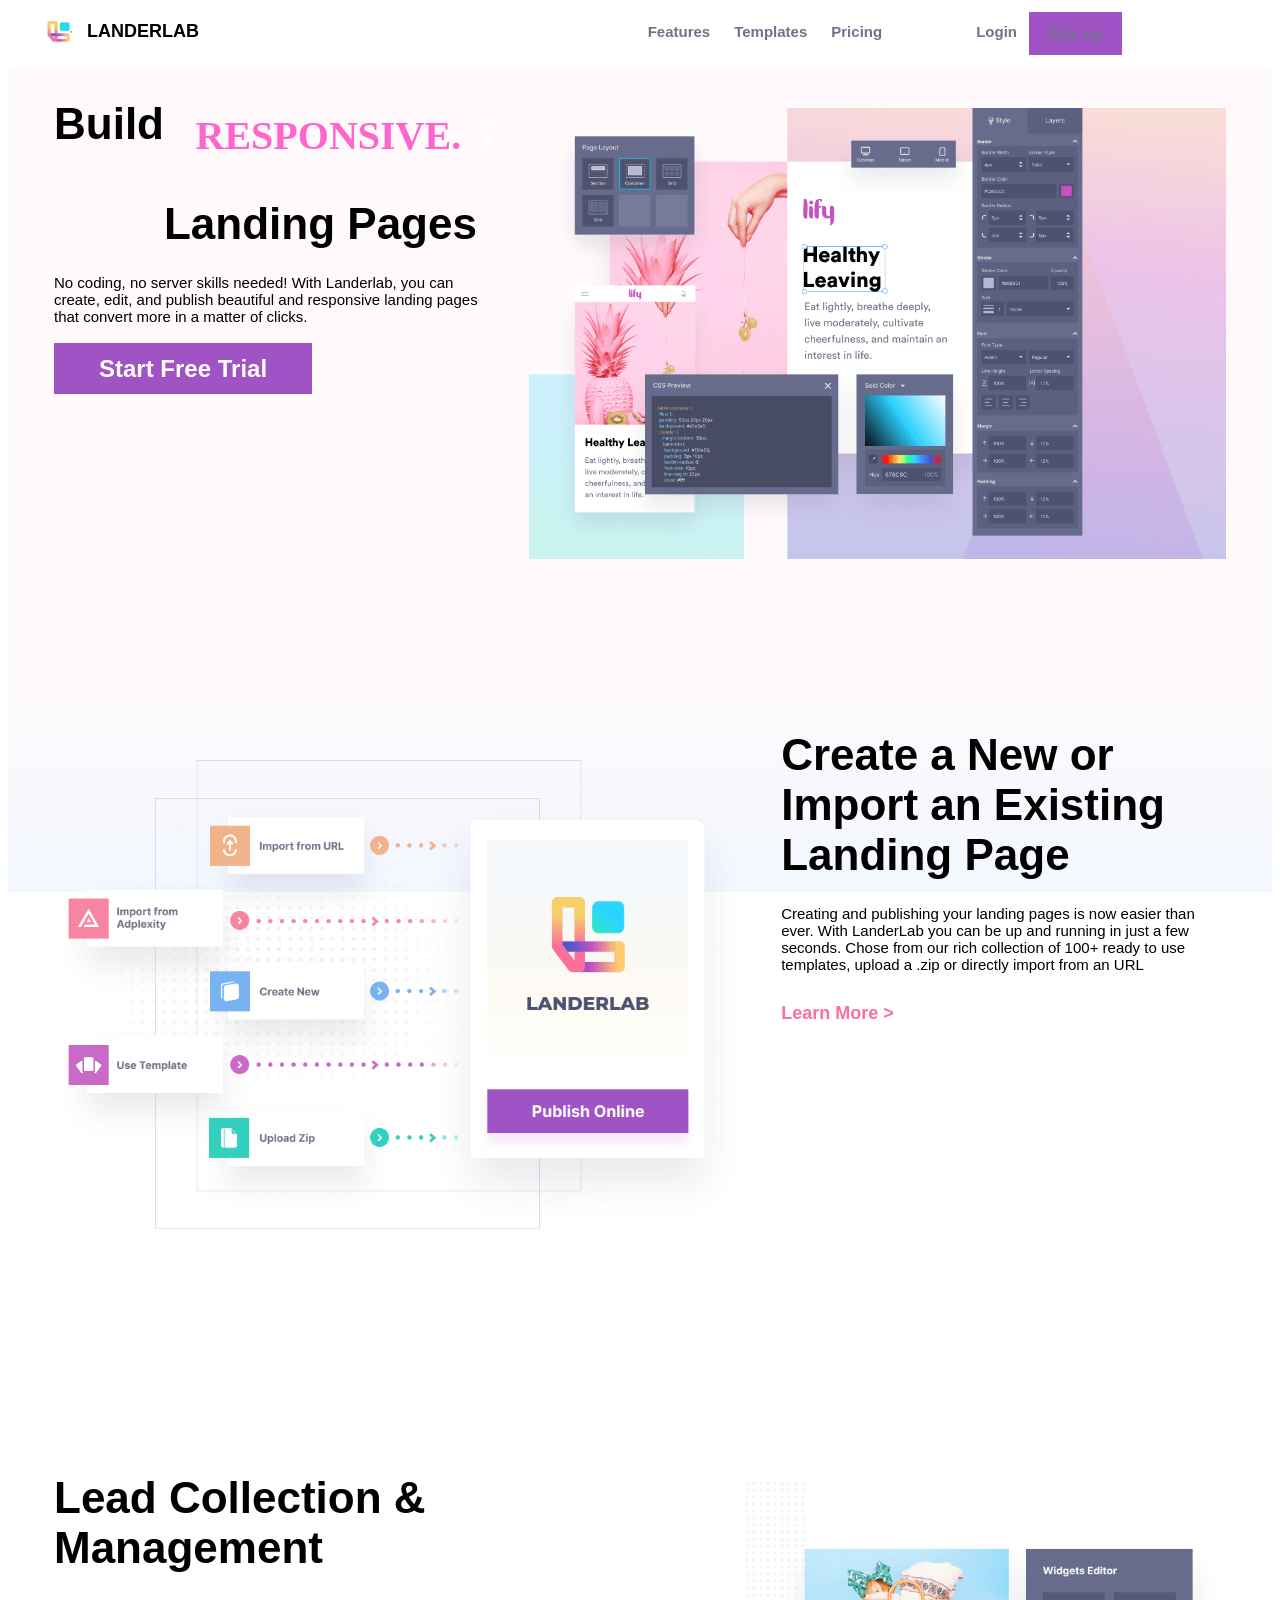
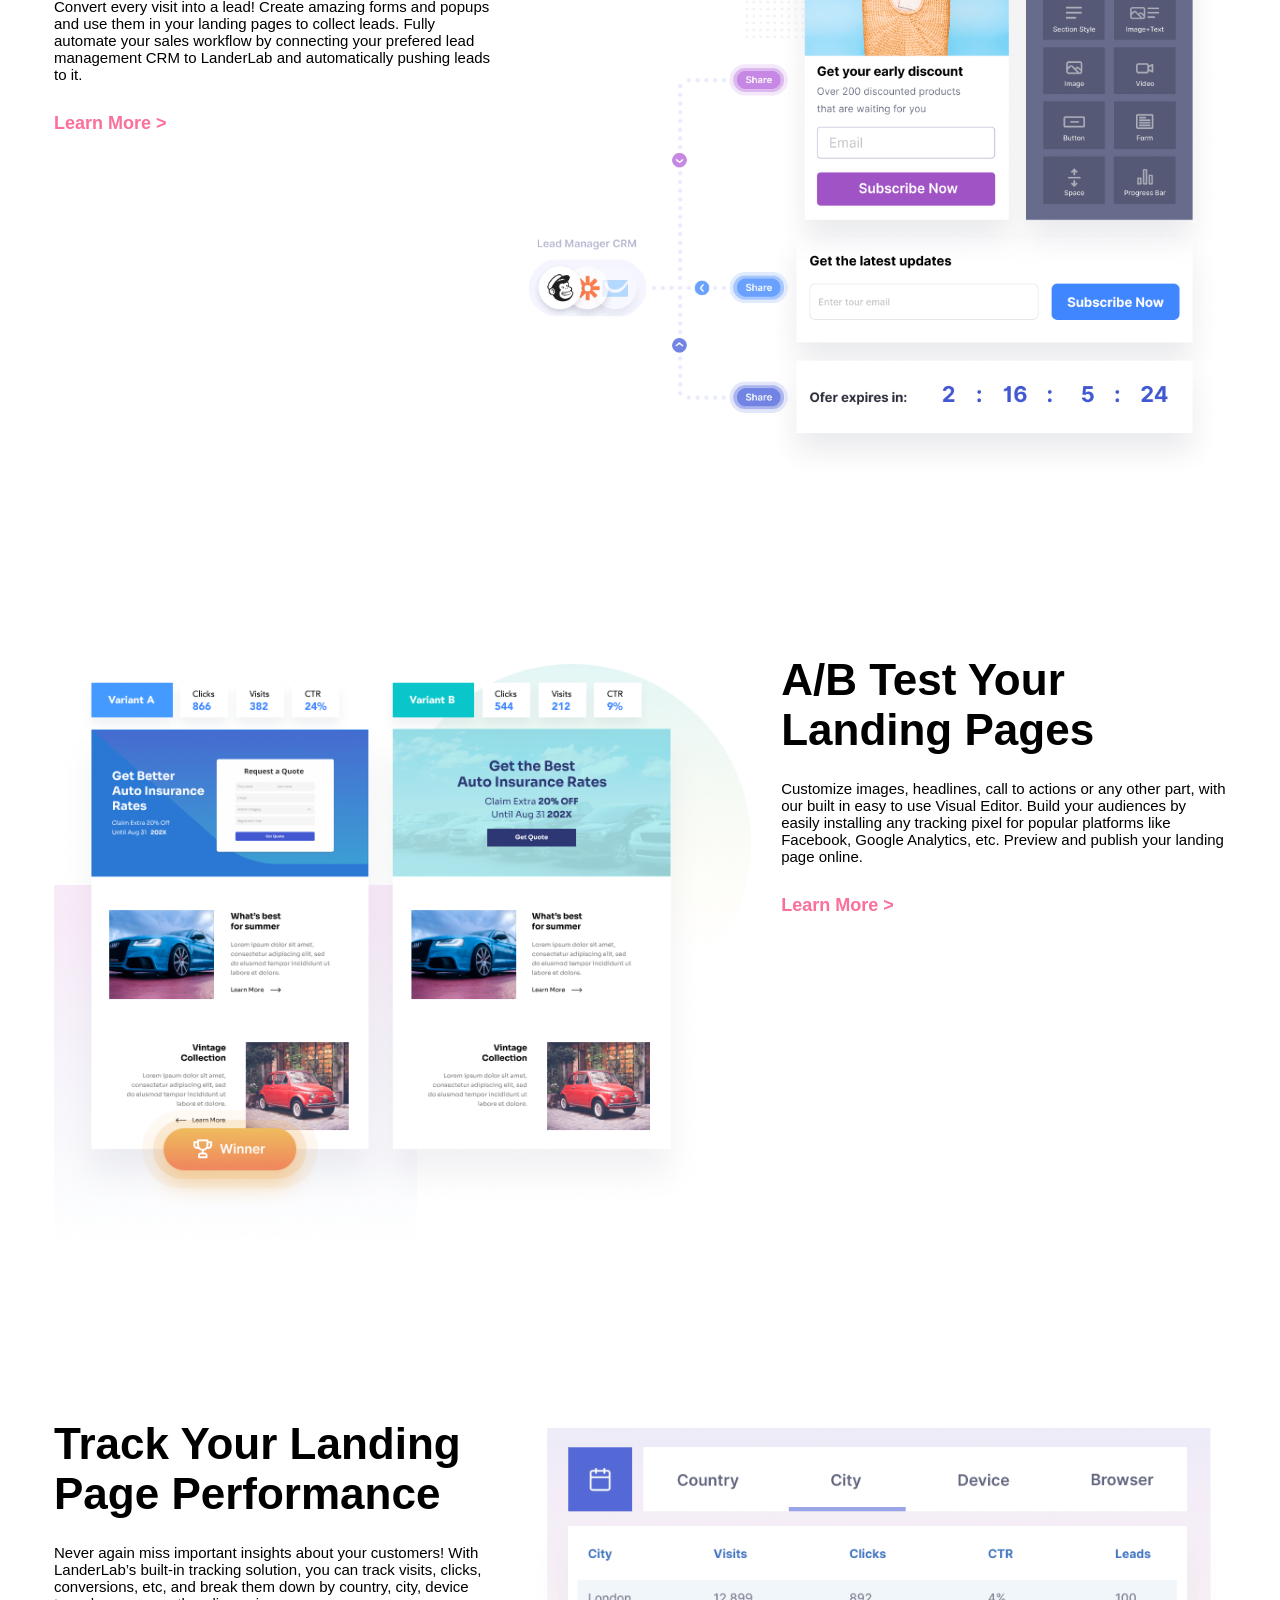
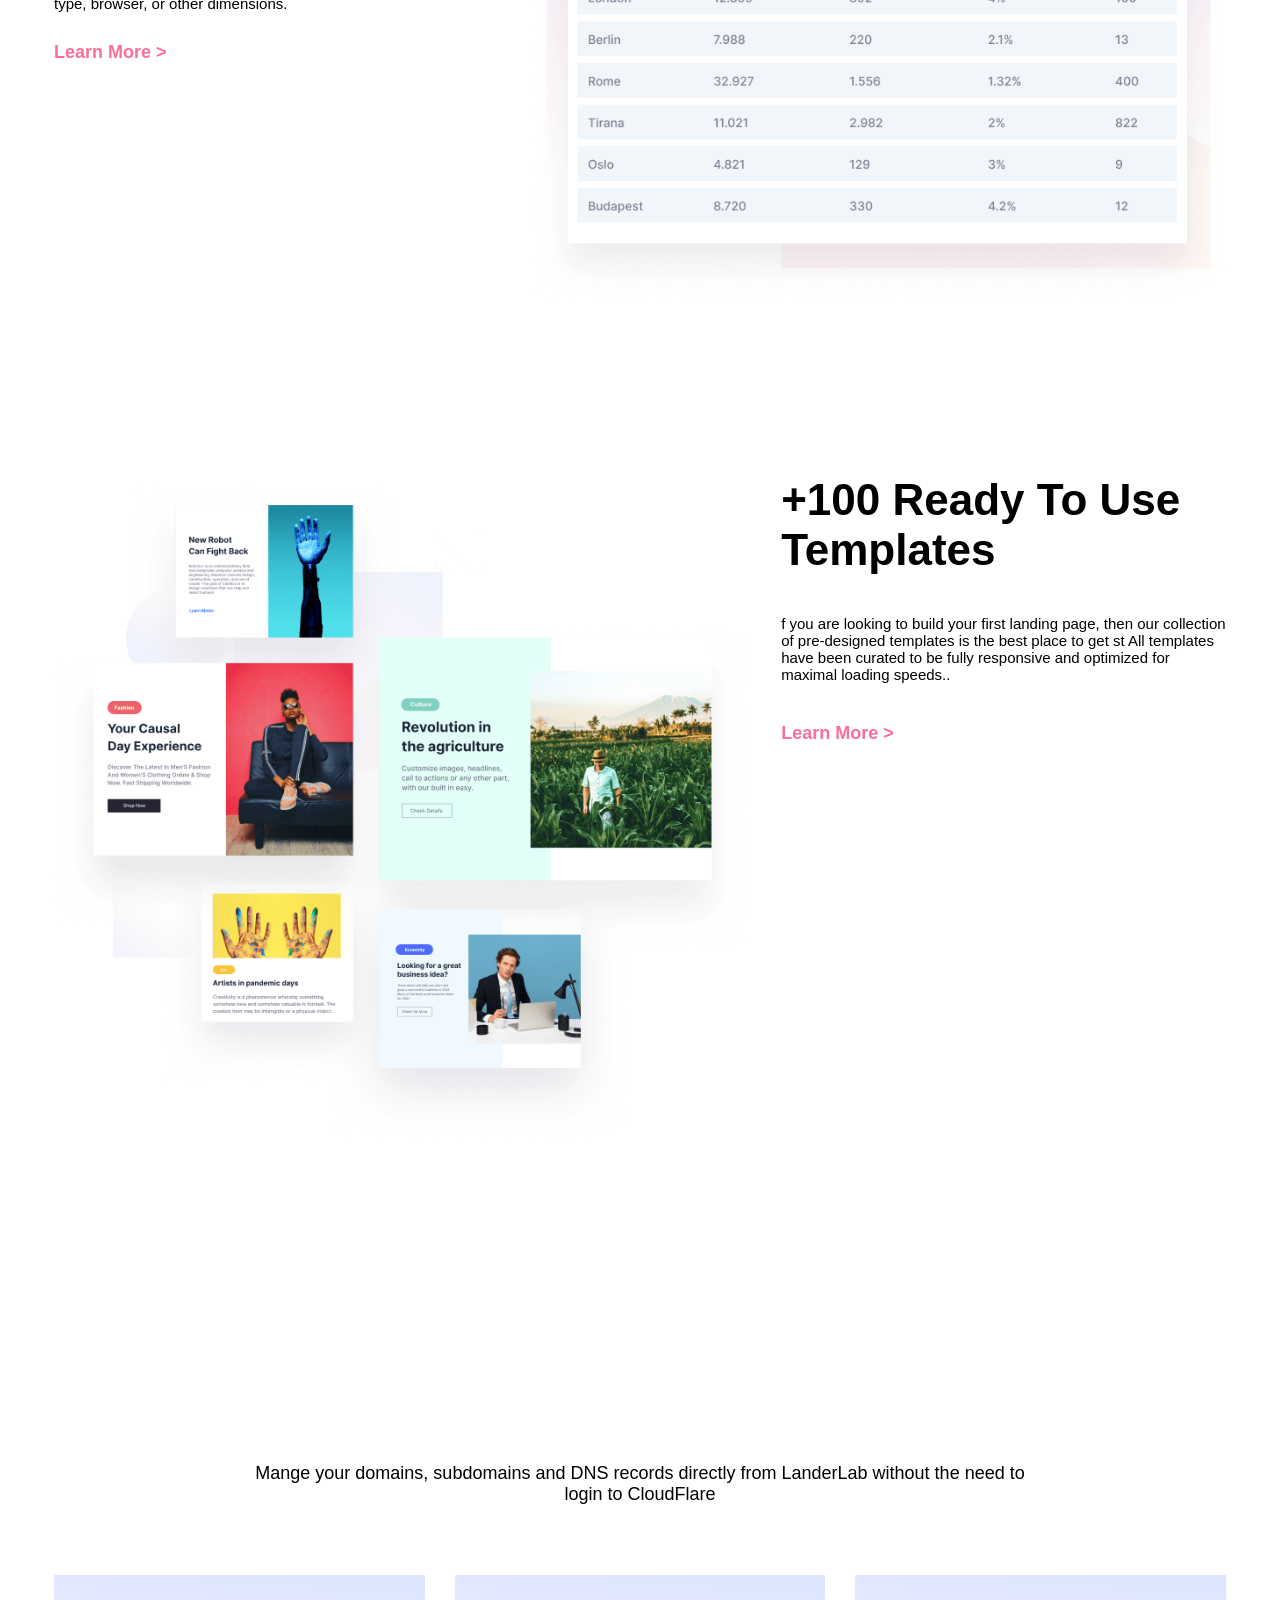
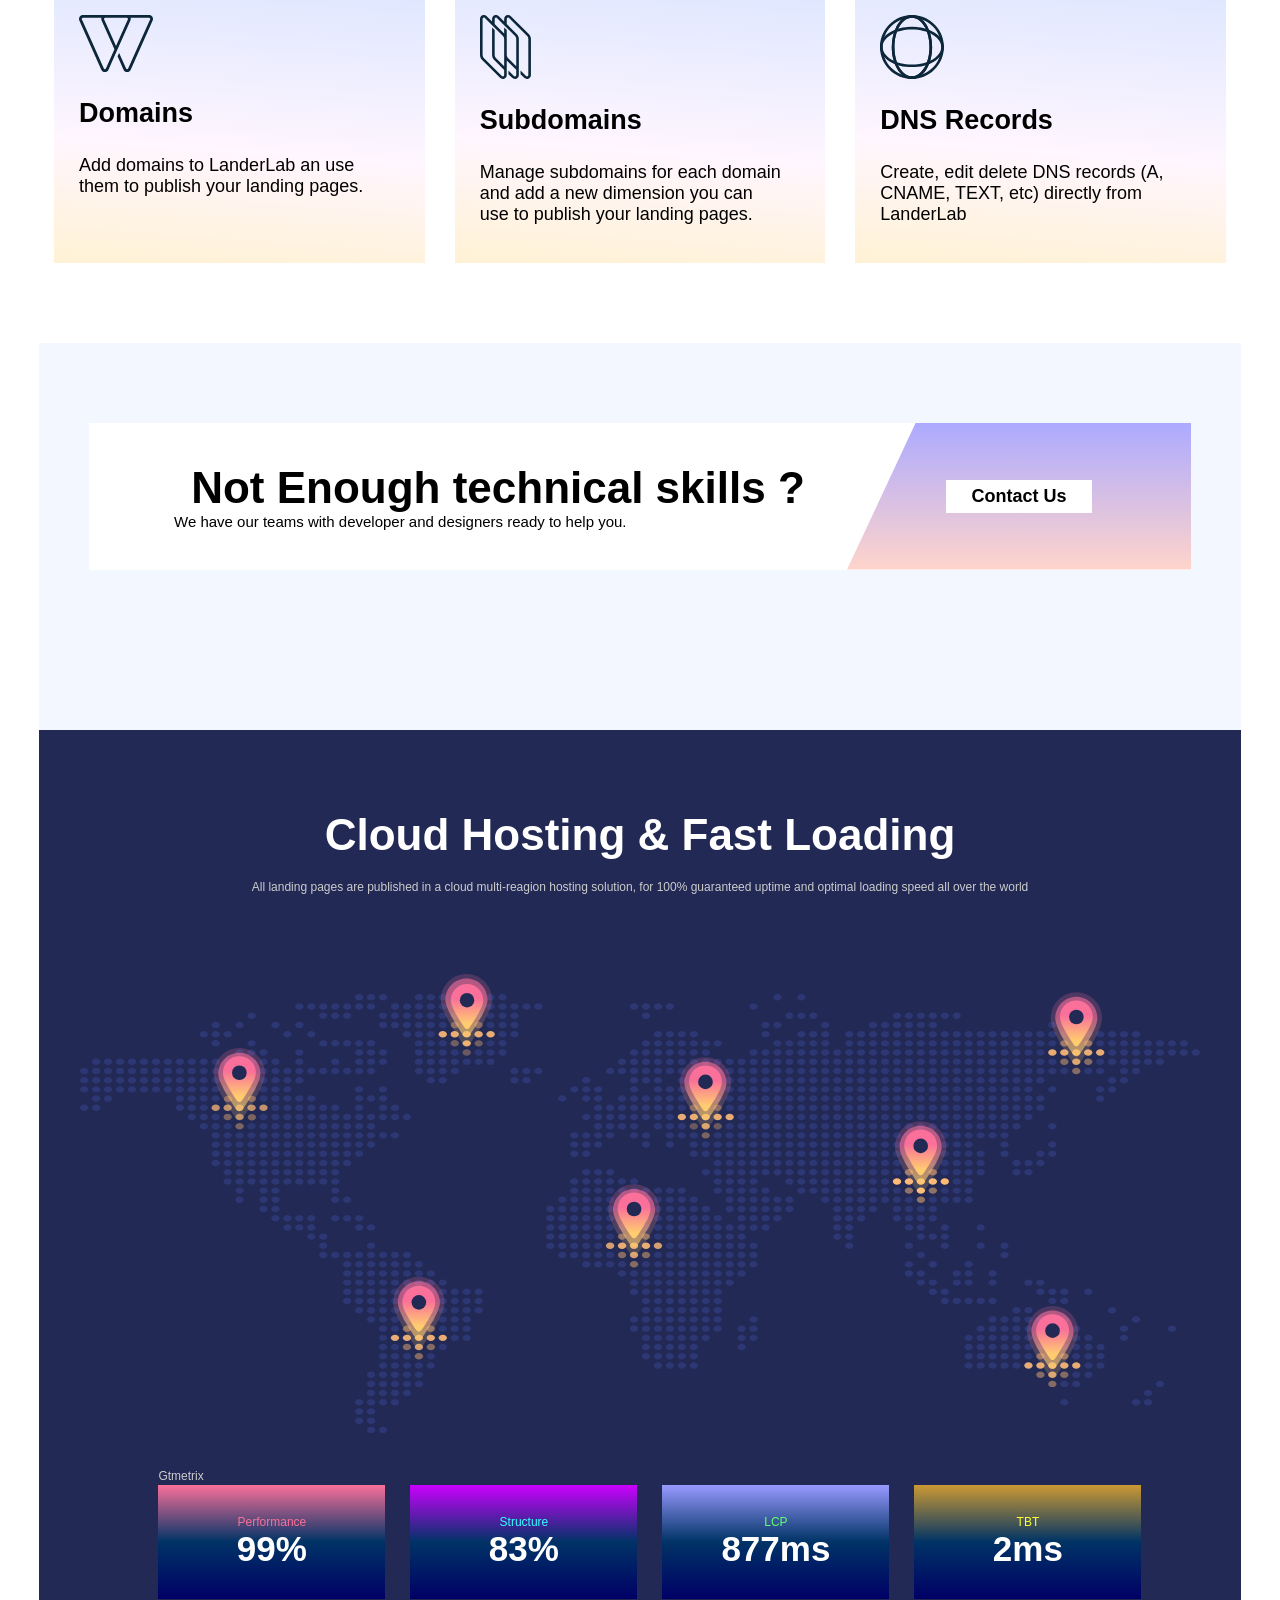
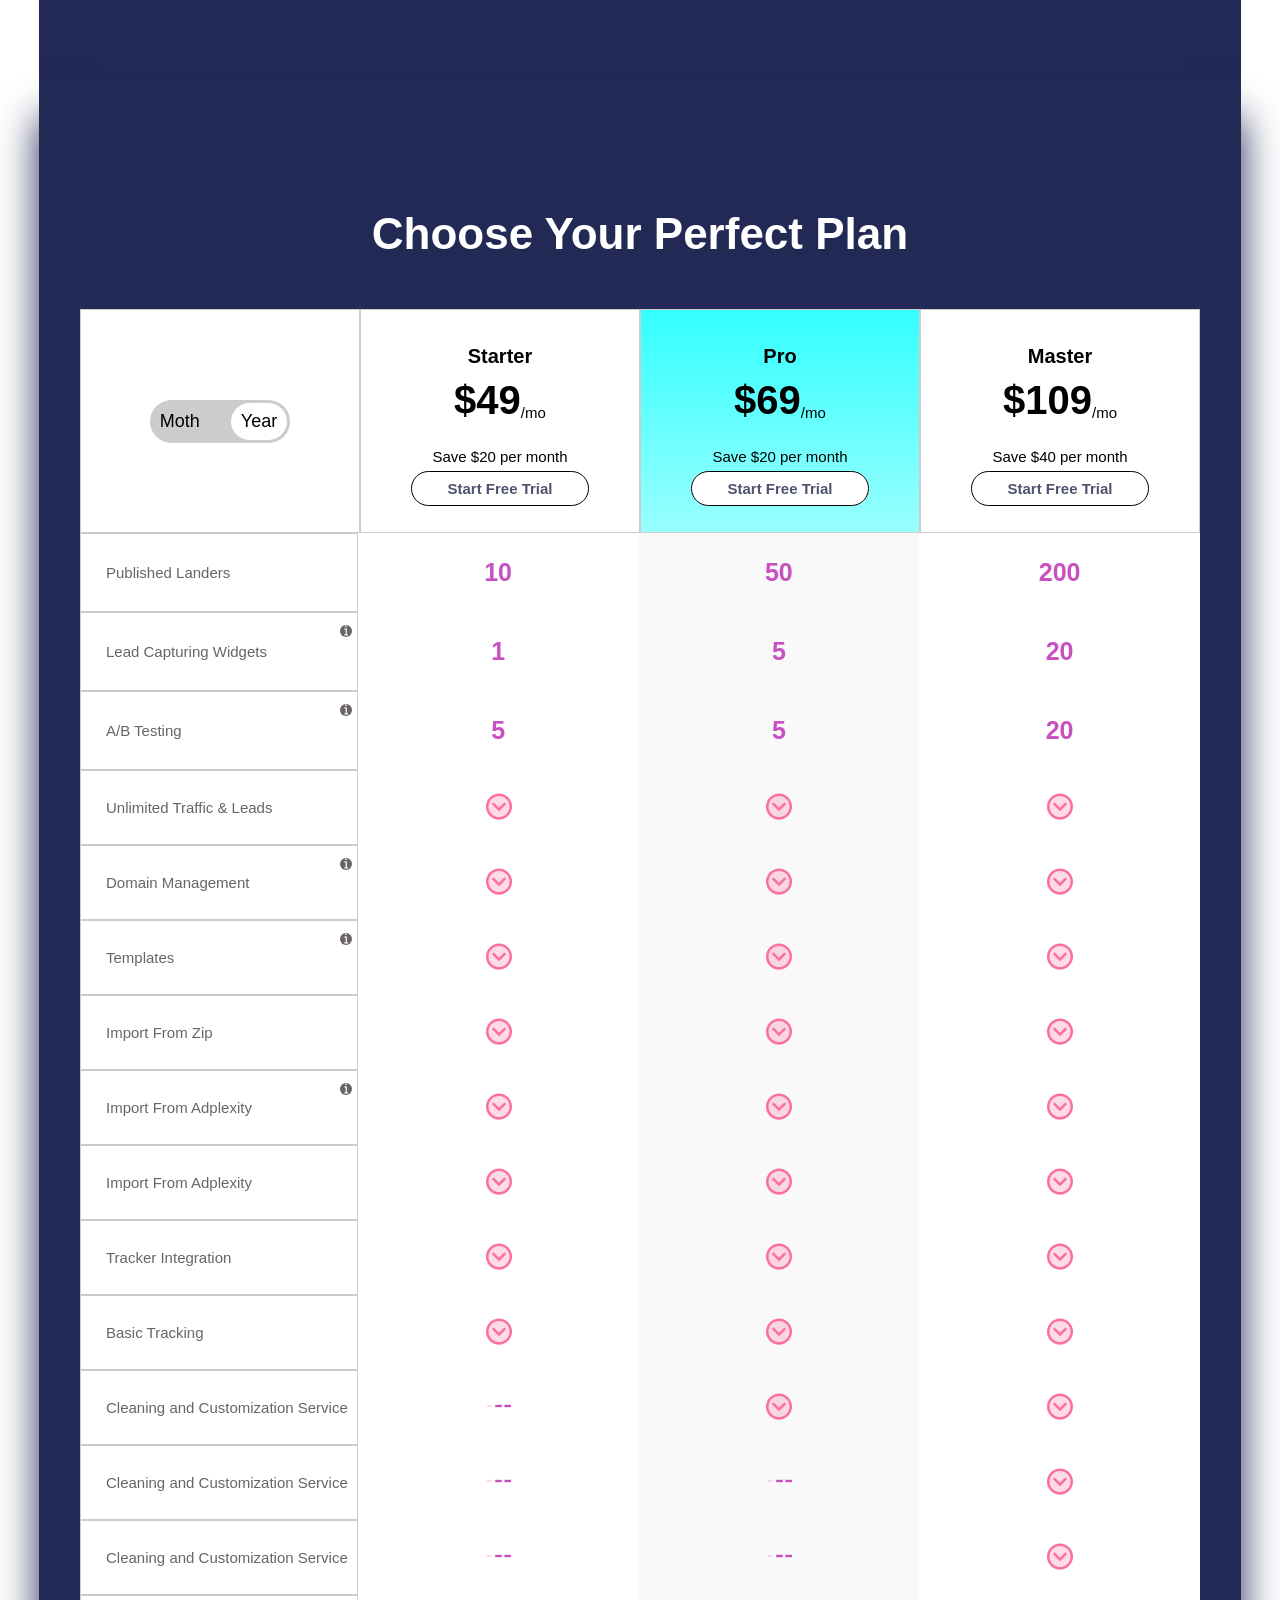
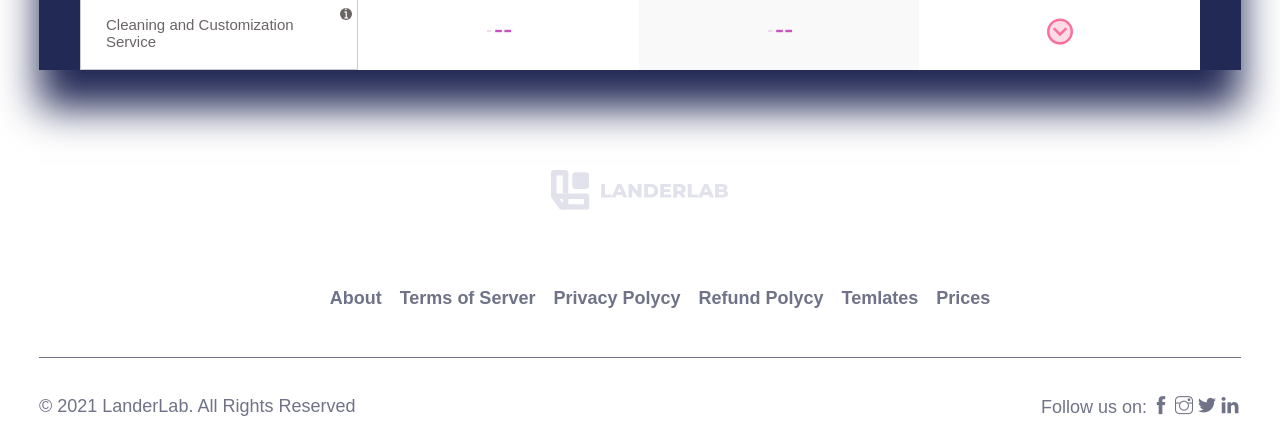
<file: LanderLab_Tuan2/index.html>
<html lang="en">

<head>
    <meta charset="UTF-8">
    <meta http-equiv="X-UA-Compatible" content="IE=edge">
    <meta name="viewport" content="width=device-width, initial-scale=1.0">
    <title>LanderLab</title>
    <link rel="stylesheet" href="Asset/css/style.css">
    <link rel="stylesheet" href="Asset/Iconfont/themify-icons-font/themify-icons/themify-icons.css">
    <link href="/Asset/Images/logo.PNG" rel='shortcut icon'>
    <script src="https://code.jquery.com/jquery-3.6.0.js"
        integrity="sha256-H+K7U5CnXl1h5ywQfKtSj8PCmoN9aaq30gDh27Xc0jk=" crossorigin="anonymous"></script>
</head>
<style>
    @media (min-width:1020px) {
        #headers .icon {
            display: none;
        }


    }

    @media (max-width:1020px) and (min-width:740px) {
        /* chuyển icon khi thu nhỏ */




        #headers .icon {
            display: flex;
            align-items: center;
            justify-content: center;
            font-size: 24px;


        }

        /* .close, .open{
            transition: 0.4s;
        } */
        #close {
            display: none;

        }

        /* .change .close{
            -webkit-transform: rotate(45deg) translate(-8px, -8px);
            transform: rotate(45deg) translate(-8px, -8px);
            
        }
        .change .open{

            -webkit-transform: rotate(-45deg) translate(-9px, 6px);
            transform: rotate(-45deg) translate(-9px, 6px);
        } */




        #header .heahder {
            display: flex;
            text-align: center;
            justify-content: center;
            margin-left: 200px;
        }

        .containerheader {
            display: none;
        }

        #header .login {
            margin-left: 0;
        }

        .nav {
            position: fixed;
            top: 50px;
            left: 0;
            background: rgb(0, 0, 0, 0.4);
            height: 100%;
            width: 100%;
            display: none;
           
        }

        #headers ul {

            position: absolute;
            z-index: 1;  
            top:0;
            bottom: 0;
            background: white;
            display: block;
            float: left;
            text-align: left;
            display: none;
            width: 30%;
            padding: 15px;


        }

        #header ul .signup {
            font-size: 15px;
            background: #a053c5;
            padding: 2px 7px;
            width: 60%;
            border: none;
            color: #f9f9f9;
        }
        #header .signup, .login{
            display: flex;
            text-align: center;
            justify-content: center;

        }

        #headers li {
            margin: 20px 0;
        }

        /* chữu chạy */
        h3 .console-container {


            font-size: 40px;
            text-align: center;
            height: 200px;
            width: 600px;
            display: block;
            position: absolute;
            color: white;
            top: -14%;
            bottom: 0;
            left: -400px;
            right: 0;
            margin: auto;
        }

        .container {
            padding: 0;
            margin: 0;

            box-sizing: border-box;
        }

        .content h3 {
            font-size: 39px;

        }

        .rowdomain {
            display: inline-table;
            margin-bottom: 0;

        }

        .domain {
            width: 45%;
            float: left;
            margin-bottom: 15px;
        }

        .contai {
            display: flex;
            justify-content: center;
            left: 25%;
            position: relative;
        }

        .enough .text {
            padding: 40px 0 40px 70px;

        }

        .enough .text h1 {


            margin: 0;
            font-size: 25px;
        }

        /* Bảng */

        .ChooseYour {
            height: auto;
            padding: 80px 0 100px;
            margin: 0 0 60px;
            background: #222955;
            box-shadow: none;
            box-sizing: border-box;
            border: none;
            z-index: -999;


        }

        .tablechoose {
            display: none;
            background: none;

        }

        .mobi {
            display: block;
            border: none;
            margin: 0;
            padding: 0;
            box-sizing: border-box;

        }

        .tablechoose .star {
            z-index: -999;
            width: 100%;
            margin: 0 0 20px 0;
            height: auto;
            padding: 0;
            border: none;
            background: white;
        }

        .chooserow {
            display: block;
            border: none;
            z-index: 0;
            background: none;

            position: relative;


            box-sizing: border-box;

        }

        .mothyear {
            border: none;
            margin-bottom: 50px;
            background: none;
            width: auto;
            margin: 0;
            margin: -79px 0 0 0;


        }

        .monthspan {
            width: 100%;
            border: none;
            margin: 0;
        }

        .monthspan #moth1,
        #year1 {
            width: 50%;

        }

        .monthspan #year1 {
            background: white;
        }

        .hmo {
            display: inline-block;
            justify-content: center;
            text-align: center;
            padding: 20px 0;
            width: 80%;
            margin: 0;
            border: none;
            z-index: -999;
        }

        .hmo h1 {
            justify-content: center;
            text-align: center;
            color: #222955;
            font-weight: bold;
            padding: 25px 0 0;
            margin: 0 0 15px;
            font-size: 57px;
            display: flex;

        }


        .tablechoose p {
            padding: 0;
            margin: 0 0 25x;
            font-size: 15px;
            color: #3F86FF;
            font-weight: bold;
        }

        .rows {
            border-bottom: 1px solid #707387;
        }

        .rows .col1,
        .col234 {
            width: 50%;

        }

        .rows .col1 {
            border: none;
            padding: 0 25px;
            line-height: 30px;

        }

        .rows .col234 {
            text-align: right;
            padding: 15px 25px;
        }

        .color {
            width: 100%;
            background-image: linear-gradient(#66FFFF, #99FFFF);
        }


        .imgfooter {
            padding: 0 0 0;
        }

        .menufooter {

            padding: 30px 20px;
            margin: 20px 30px;
            float: left;


        }
    }

    @media (max-width:740px) {

        #headers .icon {
            display: flex;
            align-items: center;
            justify-content: center;
            font-size: 24px;
        }


        #header .heahder {
            display: flex;
            text-align: center;
            justify-content: center;
            margin-left: 100px;
        }

        .containerheader {
            display: none;
        }

        #header .login {
            margin-left: 0;
        }

        .nav {
            position: fixed;
            top: 50px;
            left: 0;
            background: rgb(0, 0, 0, 0.4);
            height: 100%;
            width: 100%;
            display: none;
        }

        #headers ul {

            position: absolute;

            top: 5px;
            bottom: 0;
            background: white;
            display: block;
            float: left;
            text-align: left;
            display: none;
            width: 30%;
            padding: 15px;


        }
        #header .signup, .login{
            display: flex;
            text-align: center;
            justify-content: center;

        }


        #headers li {
            margin: 25px 0;
        }

        /* CHỮU CHẠY */
        h3 .console-container {


            font-size: 40px;
            text-align: center;
            height: auto;
            width: auto;
            display: block;
            position: absolute;
            color: white;
            top: 124%;
            bottom: 0;
            left: 5px;
            right: 0;
            margin: auto;
        }

        .container {
            padding: 0;
            margin: 0;

            box-sizing: border-box;
        }

        .content {
            padding: 70px 0 80px;
            display: block;
            position: relative;

        }

        #main .left55 {
            padding: 15px 0;

            width: 100%;

        }

        #main .right45 {
            padding: 15px 0;
            width: 100%;

        }

        #main .left45 {
            padding: 15px 0;
            width: 100%;

        }

        #main .right55 {
            padding: 15px 0;
            width: 100%;

        }

        .content h3 {
            font-size: 39px;
            text-align: center;


        }

        .content p {
            font-size: 15px;
            text-align: center;
            padding: 30px 30px;
            margin: 0;


        }

        .content a {

            text-decoration: none;
            color: #FA709A;

            padding: 6px 24px;
            font-weight: bold;
            background: rgba(250, 112, 154, .2);

            border-radius: 50px;
        }

        .btn {
            width: auto;
            display: flex;
            justify-content: center;
            text-align: center;
        }


        .rowdomain {
            display: inline-table;
            margin-bottom: 0;

        }

        .domain {
            width: 90%;
            margin-bottom: 15px;
            left: 20%;
            justify-content: center;
        }

        .domains p {

            margin: 0;
            padding: 20px 50px;
            text-align: center;
        }




        .enoughs {

            padding: 80px 20px 160px;
            background: rgba(81, 145, 255, .07) 18.91%;
            ;
        }

        .enough {
            display: block;
            background: white;
            box-sizing: border-box;
        }

        .enoughtext {
            padding: 0 15px;


        }

        .enough .text {
            width: 100%;
            padding: 15px;
        }

        .enough .text h1 {
            margin: 0;
            text-align: center;
        }

        .enough .text p {
            margin: 0;
            font-size: 15px;
        }

        .enough .btn {
            height: 180px;

            width: 93%;
            padding: 0 16px;
            background-image: linear-gradient(#acaaff, #ffd4cb);
            clip-path: polygon(0 0, 0 100%, 100% 100%, 100% 40%);
            /* cah doc */
            align-items: center;
            justify-items: center;
            display: flex;
            /* canh ngang */
            text-align: center;
            justify-content: center;


        }

        .cloud .textimg {
            padding: 0 15px;
            margin: 0;

        }

        .cloud .text {
            padding: 0;
        }

        .row {
            text-align: center;
            display: inline-table;
            justify-content: center;
            width: 100%;
            margin-left: 30px;

            box-sizing: border-box;

        }

        .cell {
            justify-content: center;
            text-align: center;
            display: flex;
            float: left;
            width: 42%;
            margin: 0 10px 10px 0;



        }

        .chooserow {
            display: inline-table;

            z-index: 0;

            top: 70px;
            background: white;
            box-sizing: border-box;
        }

        .tablechoose .star,
        .mothyear {
            padding: 5px 5px;
            text-align: center;
            border: 1px solid #ccc;
            width: 100%;
            box-sizing: border-box;

        }

        /* Bangr */
        .ChooseYour {
            height: auto;
            padding: 80px 10px 100px;
            margin: 0 0 50px;
            background: #222955;
            box-shadow: none;
            box-sizing: border-box;
            border: none;
            z-index: -999;


        }

        .tablechoose {
            display: none;
            background: none;

        }

        .mobi {
            display: block;
            border: none;
            margin: 0;
            padding: 0;
            box-sizing: border-box;
            z-index: 0;

        }

        .tablechoose .star {
            z-index: -999;
            width: 100%;
            margin: 0 0 20px 0;
            height: auto;
            padding: 0;
            border: none;
            background: white;
        }

        .chooserow {
            display: block;
            border: none;
            z-index: 0;
            background: none;
            position: relative;
            box-sizing: border-box;

        }

        .ChooseYour .text {
            padding: 0;
            margin: 0;


        }

        .mothyear {
            border: none;
            margin-bottom: 50px;
            background: none;
            width: auto;
            margin: 0;
            margin: -79px 0 0 0;


        }

        .monthspan {
            width: 100%;
            border: none;
            margin: 0;
        }

        .monthspan #moth1,
        #year1 {
            width: 50%;

        }

        .monthspan #year1 {
            background: white;
        }

        .hmo {
            display: inline-block;
            justify-content: center;
            text-align: center;
            padding: 20px 0;
            width: 80%;
            margin: 0;
            border: none;
            z-index: -999;
        }

        .hmo h1 {
            justify-content: center;
            text-align: center;
            color: #222955;
            font-weight: bold;
            padding: 25px 0 0;
            margin: 0 0 15px;
            font-size: 57px;
            display: flex;

        }


        .tablechoose p {
            padding: 0;
            margin: 0 0 25x;
            font-size: 15px;
            color: #3F86FF;
            font-weight: bold;
        }

        .rows {
            border-bottom: 1px solid #707387;
        }



        .rows .col1 {
            width: 90%;
            border: none;
            padding: 0 25px;
            line-height: 30px;
            text-align: left;

        }

        .rows .col234 {
            width: 10%;
            text-align: right;
            padding: 15px 25px;
        }

        .color {
            width: 100%;
            background-image: linear-gradient(#66FFFF, #99FFFF);
        }


        .imgfooter {
            padding: 0 15px 0;
        }

        .menufooter ul {
            text-align: center;
            justify-content: center;
            padding: 0;

            display: inline-table;
            float: right;

            box-sizing: border-box;
        }


        .menufooter {


            text-align: center;
            justify-content: center;
            box-sizing: border-box;


            padding: 30px 10px;
            margin: 20px 20px;



        }

        .menufooter li {
            display: inline-table;
            text-align: center;

        }

        .copyright {
            display: block;
            color: #707387;
        }

        .copyright ul {
            position: absolute;
            left: 0;
            list-style-type: none;
            display: flex;
            padding-left: 15px;

        }


    }
</style>

<body>
    <div id="main">
        <header id="headers" class="headers">
            <div id="header">
                <a class="icon" onclick="changeicon">
                    <i id="open" class=" ti-menu-alt"></i>
                    <i id="close" class=" ti-close"></i>

                </a>
                <div class="heahder">
                    <img src="/Asset/Images/logo.PNG" alt="">
                    LANDERLAB
                </div>
                <div class="containerheader"></div>
                <div class="nav">
                    <ul class="fooheader">
                        <div class="iconclose"><i class="ti-close"></i></div>
                        <li class="fetures"> <a href="">Features </a> </li>
                        <li class="templates"><a href="">Templates</a></li>
                        <li class="pricing"><a href="">Pricing</a></li>
                        <li class="login"><a href="">Login</a></li>
                        <li class="signup"><a href="">Sign up</a></li>


                    </ul>

                </div>
            </div>
        </header>
        <div class="container">

            <div class="content">
                <div class="left45  contenttext">
                    &emsp;
                    &numsp;
                    <h3>Build
                        <div class='console-container'>
                            <span id='text'></span>
                            <div class='console-underscore' id='console'>;

                            </div>

                        </div>
                        </br> </br>
                        Landing Pages
                    </h3>
                    <p>No coding, no server skills needed! With Landerlab, you can create, edit,
                        and publish beautiful and responsive landing pages that convert more in a matter of clicks.</p>
                    <a class="build  btn" href="">Start Free Trial</a>
                </div>
                <img class="right55" src="/Asset/Images/build.png" alt="">
            </div>
            <!-- create -->
            <div class="content">
                <img class="right55" src="/Asset/Images/create.png" alt="">
                <div class="right45 contenttext">
                    &emsp;
                    &numsp;
                    <h3>Create a New or Import an Existing Landing Page
                    </h3>
                    <p>Creating and publishing your landing pages is now easier than ever.
                        With LanderLab you can be up and running in just a few seconds. Chose from our rich
                        collection of 100+ ready to use templates, upload a .zip or directly import from an URL</p>
                    <div class="btn"> <a href="">Learn More ></a></div>
                </div>
            </div>
            <!-- lead -->
            <div class="content">
                <div class="left45 contenttext">
                    &emsp;
                    &numsp;
                    <h3>Lead Collection & Management</h3>
                    <p>Convert every visit into a lead! Create amazing forms and popups and use them in
                        your landing pages to collect leads. Fully automate your sales workflow by
                        connecting your prefered lead management CRM to
                        LanderLab and automatically pushing leads to it.</p>
                    <div class="btn"><a href="">Learn More ></a></div>

                </div>

                <img class="right55 " src="/Asset/Images/lead.png" alt="">
                <div class="nen"></div>


            </div>
            <!-- A/B -->
            <div class="content">
                <img class="right55" src="/Asset/Images/Ab.png" alt="">
                <div class="right45 contenttext">
                    &emsp;
                    &numsp;
                    <h3>A/B Test Your Landing Pages
                    </h3>
                    <p>Customize images, headlines, call to actions or any other part,
                        with our built in easy to use Visual Editor. Build your audiences
                        by easily installing any tracking pixel for popular platforms like Facebook, Google Analytics,
                        etc.
                        Preview and publish your landing page online.</p>
                    <div class="btn"> <a href="">Learn More ></a></div>
                </div>
            </div>
            <!-- Track -->
            <div class="content">
                <div class="left45 contenttext">
                    &emsp;
                    &numsp;
                    <h3>Track Your Landing Page Performance</h3>
                    <p>Never again miss important insights about your customers!
                        With LanderLab’s built-in tracking solution, you can track visits,
                        clicks, conversions, etc, and break them down by country,
                        city, device type, browser, or other dimensions.</p>
                    <div class="btn"><a href="">Learn More ></a></div>

                </div>
                <img class="right55 " src="/Asset/Images/track.png" alt="">

            </div>
            <!-- +100 -->
            <div class="content">
                <img class="right55" src="/Asset/Images/+100.png" alt="">
                <div class="right45 contenttext">
                    &emsp;
                    &numsp;
                    <h3>+100 Ready To Use Templates
                    </h3>
                    <p class="ready">f you are looking to build your first landing page,
                        then our collection of pre-designed templates is the best place to get st
                        All templates have been curated to be fully responsive
                        and optimized for maximal loading speeds..</p>
                    <div class="btn"> <a href="">Learn More ></a></div>
                </div>

            </div>
            <div class="DomainMa">
                <div class="DomainManagement">
                    <div class="domains">
                        <h1>Domain Management</h1>
                        <p class="domaintext">Mange your domains,
                            subdomains and DNS records directly from LanderLab without the need
                            to login to CloudFlare</p>
                    </div>
                </div>
                <div class="rowdomain">
                    <!-- Domains -->
                    <div class="domain">
                        <div class="coldomain  ">
                            <div class="icon"> <img src="/Asset/Images/domainsvg.svg" alt=""></div>
                            <h2>Domains</h2>
                            <p>Add domains to LanderLab an use them to publish your landing pages. &emsp;</p>
                            &emsp;
                        </div>

                    </div>
                    <!-- SubDomains -->
                    <div class="domain ">
                        <div class="coldomain">
                            <div class="icon"> <img src="/Asset/Images/subdomain.svg" alt=""></div>
                            <h2>Subdomains</h2>
                            <p>Manage subdomains for each domain and add a new dimension
                                you can use to publish your landing pages.</p>
                        </div>

                    </div>
                    <!-- DNS Records -->
                    <div class="domain contai">
                        <div class="coldomain ">
                            <div class="icon"><img src="/Asset/Images/DNS.svg" alt=""></div>
                            <h2>DNS Records</h2>
                            <p>Create, edit delete DNS records (A, CNAME, TEXT, etc) directly from LanderLab</p>
                            &emsp;
                        </div>

                    </div>
                </div>

            </div>
            <div class="enoughs">

                <div class="enough">
                    <div class="enoughtext">
                        <div class="text">
                            <h1>Not Enough technical skills ?</h1>
                            <p>We have our teams with developer and designers ready to help you.</p>
                        </div>
                    </div>
                    <div class="btn btna"><a href="">Contact Us</a></div>
                </div>
            </div>
            <div class="cloud">
                <div class="textimg">
                    <div class="text">
                        <h1>Cloud Hosting & Fast Loading</h1>
                        <p class="textcloud">All landing pages are published in a cloud multi-reagion hosting solution,
                            for 100% guaranteed uptime and optimal loading speed all over the world</p>
                    </div>
                    <img src="/Asset/Images/cloud.svg" alt="">

                    <div class="Gtmetrix">
                        <div>
                            <p>Gtmetrix</p>
                        </div>
                    </div>
                    </br>
                    <div class="row">
                        <div class="cell cell1">
                            <div class="celltext">
                                <p>Performance</p>
                                <h1>99%</h1>
                            </div>

                        </div>
                        <div class="cell cell2">
                            <div class="celltext">
                                <p>Structure</p>
                                <h1>83%</h1>
                            </div>

                        </div>
                        <div class="cell cell3">
                            <div class="celltext">
                                <p>LCP</p>
                                <h1>877ms</h1>
                            </div>

                        </div>
                        <div class="cell cell4">
                            <div class="celltext">
                                <p>TBT</p>
                                <h1>2ms</h1>
                            </div>

                        </div>


                    </div>
                </div>
            </div>
            <div class="ChooseYour">
                <div class="text">
                    <h1>Choose Your Perfect Plan</h1>
                    <div class="tablechoose" id="tablechoose">
                        <div class="chooserow">
                            <div class="mothyear">
                                <div class="monthspan">
                                    <span id="moth">Moth</span>
                                    &emsp;

                                    <span id="year">Year</span>

                                </div>
                            </div>
                            <!-- strater -->
                            <div class="star">
                                <h2>Starter</h2>
                                <div class="hmo">
                                    <h1 id="the1">$49</h1>
                                    <p class="mo">/mo</p>
                                </div>
                                <p id="div1">Save $20 per month</p>
                                <a href=""> Start Free Trial</a>
                            </div>

                            <!-- pro -->

                            <div class="star color">
                                <h2>Pro</h2>
                                <div class="hmo">
                                    <h1 id="the2">$69</h1>
                                    <p class="mo">/mo</p>
                                </div>
                                <p id="div2">Save $20 per month</p>
                                <a href=""> Start Free Trial</a>
                            </div>
                            <!-- Master -->
                            <div class="star">
                                <h2>Master</h2>
                                <div class="hmo">
                                    <h1 id="the3">$109</h1>
                                    <p class="mo">/mo</p>
                                </div>
                                <p id="div3">Save $40 per month</p>
                                <a href=""> Start Free Trial</a>
                            </div>
                        </div>
                        <!-- 1 -->
                        <div class="rows">
                            <div class="col1">Published Landers</div>
                            <div class="col234">10</div>
                            <div class="col234 col23">50</div>
                            <div class="col234">200</div>
                        </div>
                        <!-- 2 -->
                        <div class="rows">
                            <div class="col1">Lead Capturing Widgets<i class="ti-info"></i></div>
                            <div class="col234">1</div>
                            <div class="col234 col23">5</div>
                            <div class="col234">20</div>
                        </div>
                        <!-- 3 -->
                        <div class="rows">
                            <div class="col1">A/B Testing<i class="ti-info"></i></div>
                            <div class="col234">5</div>
                            <div class="col234 col23">5</div>
                            <div class="col234">20</div>
                        </div>
                        <!-- 4 -->
                        <div class="rows">
                            <div class="col1">Unlimited Traffic & Leads</div>
                            <div class="col234"><i class="ti-arrow-circle-down"></i></div>
                            <div class="col234 col23"><i class="ti-arrow-circle-down"></i></div>
                            <div class="col234"><i class="ti-arrow-circle-down"></i></div>
                        </div>
                        <!-- 5 -->
                        <div class="rows">
                            <div class="col1">Domain Management<i class="ti-info"></i></div>
                            <div class="col234"><i class="ti-arrow-circle-down"></i></div>
                            <div class="col234 col23"><i class="ti-arrow-circle-down"></i></div>
                            <div class="col234"><i class="ti-arrow-circle-down"></i></div>
                        </div>
                        <!-- 6 -->
                        <div class="rows">
                            <div class="col1">Templates <i class="ti-info"></i></div>
                            <div class="col234"><i class="ti-arrow-circle-down"></i></div>
                            <div class="col234 col23"><i class="ti-arrow-circle-down"></i></div>
                            <div class="col234"><i class="ti-arrow-circle-down"></i></div>
                        </div>
                        <!-- 7 -->
                        <div class="rows">
                            <div class="col1">Import From Zip</div>
                            <div class="col234"><i class="ti-arrow-circle-down"></i></div>
                            <div class="col234 col23"><i class="ti-arrow-circle-down"></i></div>
                            <div class="col234"><i class="ti-arrow-circle-down"></i></div>
                        </div>
                        <!-- 8 -->
                        <div class="rows">
                            <div class="col1">Import From Adplexity<i class="ti-info"></i></div>
                            <div class="col234"><i class="ti-arrow-circle-down"></i></div>
                            <div class="col234 col23"><i class="ti-arrow-circle-down"></i></div>
                            <div class="col234"><i class="ti-arrow-circle-down"></i></div>
                        </div>
                        <!-- 9 -->
                        <div class="rows">
                            <div class="col1">Import From Adplexity</div>
                            <div class="col234"><i class="ti-arrow-circle-down"></i></div>
                            <div class="col234 col23"><i class="ti-arrow-circle-down"></i></div>
                            <div class="col234"><i class="ti-arrow-circle-down"></i></div>
                        </div>
                        <!-- 10 -->
                        <div class="rows">
                            <div class="col1">Tracker Integration</div>
                            <div class="col234"><i class="ti-arrow-circle-down"></i></div>
                            <div class="col234 col23"><i class="ti-arrow-circle-down"></i></div>
                            <div class="col234"><i class="ti-arrow-circle-down"></i></div>
                        </div>
                        <!-- 11 -->
                        <div class="rows">
                            <div class="col1">Basic Tracking</div>
                            <div class="col234"><i class="ti-arrow-circle-down"></i></div>
                            <div class="col234 col23"><i class="ti-arrow-circle-down"></i></div>
                            <div class="col234"><i class="ti-arrow-circle-down"></i></div>
                        </div>
                        <!-- 12 -->
                        <div class="rows">
                            <div class="col1">Cleaning and Customization Service </div>
                            <div class="col234 iconline"><i class="ti-line-dashed"></i></div>
                            <div class="col234 col23"><i class="ti-arrow-circle-down"></i></div>
                            <div class="col234"><i class="ti-arrow-circle-down"></i></div>
                        </div>
                        <!-- 13 -->
                        <div class="rows">
                            <div class="col1">Cleaning and Customization Service</div>
                            <div class="col234 iconline"><i class="ti-line-dashed"></i></div>
                            <div class="col234 col23 iconline"><i class="ti-line-dashed"></i></div>
                            <div class="col234"><i class="ti-arrow-circle-down"></i></div>
                        </div>
                        <!-- 14 -->
                        <div class="rows">
                            <div class="col1">Cleaning and Customization Service</div>
                            <div class="col234 iconline"><i class="ti-line-dashed"></i></div>
                            <div class="col234 col23 iconline"><i class="ti-line-dashed"></i></div>
                            <div class="col234"><i class="ti-arrow-circle-down"></i></div>
                        </div>
                        <!-- 15 -->
                        <div class="rows">
                            <div class="col1">Cleaning and Customization Service <i class="ti-info"></i></div>
                            <div class="col234 iconline"><i class="ti-line-dashed"></i></div>
                            <div class="col234 col23 iconline"><i class="ti-line-dashed"></i></div>
                            <div class="col234 "><i class="ti-arrow-circle-down"></i></div>
                        </div>

                    </div>
                    <!-- mobidhshsngfgydusjakznxbvfg -->
                    <div class="mobi tablechoose" id="mobi">
                        <div class="chooserow">
                            <div class="mothyear">
                                <div class="monthspan">
                                    <span id="moth1">Moth</span>
                                    &emsp;

                                    <span id="year1">Year</span>

                                </div>
                            </div>
                            <!-- strater -->
                            <div class="star">
                                <div class="hmo">
                                    <h1 id="them1">$49</h1>
                                    <p id="divm1">Save $20/mo</p>
                                    <a href=""> Start Free Trial</a>
                                </div>
                                <div class="rows">
                                    <div class="col1">Published Landers</div>
                                    <div class="col234">10</div>
                                </div>
                                <!-- 2 -->
                                <div class="rows">
                                    <div class="col1">Lead Capturing Widgets</div>
                                    <div class="col234">1</div>
                                </div>
                                <!-- 3 -->
                                <div class="rows">
                                    <div class="col1">A/B Testing</div>
                                    <div class="col234">5</div>
                                </div>
                                <!-- 4 -->
                                <div class="rows">
                                    <div class="col1">Unlimited Traffic & Leads</div>
                                    <div class="col234"><i class="ti-arrow-circle-down"></i></div>
                                </div>
                                <!-- 5 -->
                                <div class="rows">
                                    <div class="col1">Domain Management</div>
                                    <div class="col234"><i class="ti-arrow-circle-down"></i></div>
                                </div>
                                <!-- 6 -->
                                <div class="rows">
                                    <div class="col1">Templates </div>
                                    <div class="col234"><i class="ti-arrow-circle-down"></i></div>
                                </div>
                                <!-- 7 -->
                                <div class="rows">
                                    <div class="col1">Import From Zip</div>
                                    <div class="col234"><i class="ti-arrow-circle-down"></i></div>
                                </div>
                                <!-- 8 -->
                                <div class="rows">
                                    <div class="col1">Import From Adplexity</div>
                                    <div class="col234"><i class="ti-arrow-circle-down"></i></div>
                                </div>
                                <!-- 9 -->
                                <div class="rows">
                                    <div class="col1">Import From Adplexity</div>
                                    <div class="col234"><i class="ti-arrow-circle-down"></i></div>
                                </div>
                                <!-- 10 -->
                                <div class="rows">
                                    <div class="col1">Tracker Integration</div>
                                    <div class="col234"><i class="ti-arrow-circle-down"></i></div>
                                </div>
                                <!-- 11 -->
                                <div class="rows">
                                    <div class="col1">Basic Tracking</div>
                                    <div class="col234"><i class="ti-arrow-circle-down"></i></div>
                                </div>
                                <!-- 12 -->
                                <div class="rows">
                                    <div class="col1">Cleaning and Customization Service </div>
                                    <div class="col234 iconline"><i class="ti-line-dashed"></i></div>
                                </div>
                                <!-- 13 -->
                                <div class="rows">
                                    <div class="col1">Cleaning and Customization Service</div>
                                    <div class="col234 iconline"><i class="ti-line-dashed"></i></div>
                                </div>
                                <!-- 14 -->
                                <div class="rows">
                                    <div class="col1">Cleaning and Customization Service</div>
                                    <div class="col234 iconline"><i class="ti-line-dashed"></i></div>
                                </div>
                                <!-- 15 -->
                                <div class="rows">
                                    <div class="col1">Cleaning and Customization Service </div>
                                    <div class="col234 iconline"><i class="ti-line-dashed"></i></div>
                                </div>


                            </div>
                            &emsp;

                            <!-- pro -->
                            <div class="star">
                                <div class="hmo color">
                                    <h1 id="them2">$69</h1>
                                    <p id="divm2">Save $20/mo</p>
                                    <a href=""> Start Free Trial</a>
                                </div>
                                <div class="rows">
                                    <div class="col1">Published Landers</div>
                                    <div class="col234">50</div>
                                </div>
                                <!-- 2 -->
                                <div class="rows">
                                    <div class="col1">Lead Capturing Widgets</i></div>
                                    <div class="col234">5</div>
                                </div>
                                <!-- 3 -->
                                <div class="rows">
                                    <div class="col1">A/B Testing</i></div>
                                    <div class="col234">5</div>
                                </div>
                                <!-- 4 -->
                                <div class="rows">
                                    <div class="col1">Unlimited Traffic & Leads</div>
                                    <div class="col234"><i class="ti-arrow-circle-down"></i></div>
                                </div>
                                <!-- 5 -->
                                <div class="rows">
                                    <div class="col1">Domain Management</div>
                                    <div class="col234"><i class="ti-arrow-circle-down"></i></div>
                                </div>
                                <!-- 6 -->
                                <div class="rows">
                                    <div class="col1">Templates </div>
                                    <div class="col234"><i class="ti-arrow-circle-down"></i></div>
                                </div>
                                <!-- 7 -->
                                <div class="rows">
                                    <div class="col1">Import From Zip</div>
                                    <div class="col234"><i class="ti-arrow-circle-down"></i></div>
                                </div>
                                <!-- 8 -->
                                <div class="rows">
                                    <div class="col1">Import From Adplexity</div>
                                    <div class="col234"><i class="ti-arrow-circle-down"></i></div>
                                </div>
                                <!-- 9 -->
                                <div class="rows">
                                    <div class="col1">Import From Adplexity</div>
                                    <div class="col234"><i class="ti-arrow-circle-down"></i></div>
                                </div>
                                <!-- 10 -->
                                <div class="rows">
                                    <div class="col1">Tracker Integration</div>
                                    <div class="col234"><i class="ti-arrow-circle-down"></i></div>
                                </div>
                                <!-- 11 -->
                                <div class="rows">
                                    <div class="col1">Basic Tracking</div>
                                    <div class="col234"><i class="ti-arrow-circle-down"></i></div>
                                </div>
                                <!-- 12 -->
                                <div class="rows">
                                    <div class="col1">Cleaning and Customization Service </div>
                                    <div class="col234 iconline"><i class="ti-line-dashed"></i></div>
                                </div>
                                <!-- 13 -->
                                <div class="rows">
                                    <div class="col1">Cleaning and Customization Service</div>
                                    <div class="col234 iconline"><i class="ti-line-dashed"></i></div>
                                </div>
                                <!-- 14 -->
                                <div class="rows">
                                    <div class="col1">Cleaning and Customization Service</div>
                                    <div class="col234 iconline"><i class="ti-line-dashed"></i></div>
                                </div>
                                <!-- 15 -->
                                <div class="rows">
                                    <div class="col1">Cleaning and Customization Service </div>
                                    <div class="col234 iconline"><i class="ti-line-dashed"></i></div>
                                </div>


                            </div>

                            <!-- mástr -->
                            <div class="star">
                                <div class="hmo ">
                                    <h1 id="them3">$109</h1>
                                    <p id="divm3">Save $20/mo</p>
                                    <a href=""> Start Free Trial</a>
                                </div>
                                <div class="rows">
                                    <div class="col1">Published Landers</div>
                                    <div class="col234">200</div>
                                </div>
                                <!-- 2 -->
                                <div class="rows">
                                    <div class="col1">Lead Capturing Widgets</div>
                                    <div class="col234">20</div>
                                </div>
                                <!-- 3 -->
                                <div class="rows">
                                    <div class="col1">A/B Testing</div>
                                    <div class="col234">20</div>
                                </div>
                                <!-- 4 -->
                                <div class="rows">
                                    <div class="col1">Unlimited Traffic & Leads</div>
                                    <div class="col234"><i class="ti-arrow-circle-down"></i></div>
                                </div>
                                <!-- 5 -->
                                <div class="rows">
                                    <div class="col1">Domain Management</div>
                                    <div class="col234"><i class="ti-arrow-circle-down"></i></div>
                                </div>
                                <!-- 6 -->
                                <div class="rows">
                                    <div class="col1">Templates</div>
                                    <div class="col234"><i class="ti-arrow-circle-down"></i></div>
                                </div>
                                <!-- 7 -->
                                <div class="rows">
                                    <div class="col1">Import From Zip</div>
                                    <div class="col234"><i class="ti-arrow-circle-down"></i></div>
                                </div>
                                <!-- 8 -->
                                <div class="rows">
                                    <div class="col1">Import From Adplexity</div>
                                    <div class="col234"><i class="ti-arrow-circle-down"></i></div>
                                </div>
                                <!-- 9 -->
                                <div class="rows">
                                    <div class="col1">Import From Adplexity</div>
                                    <div class="col234"><i class="ti-arrow-circle-down"></i></div>
                                </div>
                                <!-- 10 -->
                                <div class="rows">
                                    <div class="col1">Tracker Integration</div>
                                    <div class="col234"><i class="ti-arrow-circle-down"></i></div>
                                </div>
                                <!-- 11 -->
                                <div class="rows">
                                    <div class="col1">Basic Tracking</div>
                                    <div class="col234"><i class="ti-arrow-circle-down"></i></div>
                                </div>
                                <!-- 12 -->
                                <div class="rows">
                                    <div class="col1">Cleaning and Customization Service </div>
                                    <div class="col234 iconline"><i class="ti-line-dashed"></i></div>
                                </div>
                                <!-- 13 -->
                                <div class="rows">
                                    <div class="col1">Cleaning and Customization Service</div>
                                    <div class="col234 iconline"><i class="ti-line-dashed"></i></div>
                                </div>
                                <!-- 14 -->
                                <div class="rows">
                                    <div class="col1">Cleaning and Customization Service</div>
                                    <div class="col234 iconline"><i class="ti-line-dashed"></i></div>
                                </div>
                                <!-- 15 -->
                                <div class="rows">
                                    <div class="col1">Cleaning and Customization Service </div>
                                    <div class="col234 iconline"><i class="ti-line-dashed"></i></div>
                                </div>


                            </div>
                        </div>
                    </div>
                </div>
            </div>
            <div class="imgfooter footer">
                <img src="Asset/Images/logo.svg" alt="">
            </div>
            <div class="menufooter">
                <ul>
                    <li><a href="">About</a></li>&emsp;
                    <li><a href="">Terms of Server</a></li>&emsp;
                    <li><a href="">Privacy Polycy</a></li>&emsp;
                    <li><a href="">Refund Polycy</a></li>&emsp;
                    <li> <a href="">Temlates</a></li>&emsp;
                    <li> <a href="">Prices</a></li>
                </ul>
            </div>
            <div class="copyright">
                <p>© 2021 LanderLab. All Rights Reserved</p>
                <ul>
                    <li>
                        Follow us on:
                        <a href="" class="ti-facebook"></a>
                        <a href="" class="ti-instagram"></a>
                        <a href="" class="ti-twitter-alt"></a>
                        <a href="" class="ti-linkedin"></a>
                    </li>
                </ul>
            </div>




        </div>







    </div>
</body>
<script>
    consoleText(['RESPONSIVE.', 'BEAUTIFUL', 'FAST', 'CONVERTING'], 'text', ['#FF66CC', '#0066FF', '#990099', '#FF6666']);

    function consoleText(words, id, colors) {
        if (colors === undefined) colors = ['#fff'];
        var visible = true;
        var con = document.getElementById('console');
        var letterCount = 1;
        var x = 1;
        var waiting = false;
        var target = document.getElementById(id)
        target.setAttribute('style', 'color:' + colors[0])
        window.setInterval(function () {

            if (letterCount === 0 && waiting === false) {
                waiting = true;
                target.innerHTML = words[0].substring(0, letterCount)
                window.setTimeout(function () {
                    var usedColor = colors.shift();
                    colors.push(usedColor);
                    var usedWord = words.shift();
                    words.push(usedWord);
                    x = 1;
                    target.setAttribute('style', 'color:' + colors[0])
                    letterCount += x;
                    waiting = false;
                }, 1000)
            } else if (letterCount === words[0].length + 1 && waiting === false) {
                waiting = true;
                window.setTimeout(function () {
                    x = -1;
                    letterCount += x;
                    waiting = false;
                }, 1000)
            } else if (waiting === false) {
                target.innerHTML = words[0].substring(0, letterCount)
                letterCount += x;
            }
        }, 120)
        window.setInterval(function () {
            if (visible === true) {
                con.className = 'console-underscore hidden'
                visible = false;

            } else {
                con.className = 'console-underscore'

                visible = true;
            }
        }, 400)
    }</script>
<!-- icon -->
<script>
    var iconclose = document.getElementById('close');
    var iconopen = document.getElementById('open');
    iconopen.onclick = function () {
        iconclose.style.display = 'block';
        iconopen.style.display = 'none';
    }
    iconclose.onclick = function () {
        iconclose.style.display = 'none';
        iconopen.style.display = 'block';
    }


    $(document).ready(function () {

        $('.icon').click(function () {
            $('ul').slideToggle();
            $('.nav').slideToggle();
        });
    })
</script>
<script>

    var month = document.getElementById('moth');
    var years = document.getElementById('year');
    var thep1 = document.getElementById('div1');
    var thep2 = document.getElementById('div2');
    var thep3 = document.getElementById('div3');
    var theh1 = document.getElementById('the1');
    var theh2 = document.getElementById('the2')
    var theh3 = document.getElementById('the3')
    month.onclick = function () {
        month.style.background = "white"
        month.style.colors = "#FF00FF"
        years.style.colors = "black"
        years.style.background = "#ccc"
        thep1.style.display = "none"
        thep2.style.display = "none"
        thep3.style.display = "none"
        theh1.textContent = "$69"
        theh2.textContent = "$89"
        theh3.textContent = "$149"



    }
    years.onclick = function () {
        years.style.background = "white"
        years.style.colors = "#FF00FF"
        month.style.colors = "black"
        month.style.background = "#ccc"
        thep1.style.display = "block"
        thep2.style.display = "block"
        thep3.style.display = "block"
        theh1.textContent = "$49"
        theh2.textContent = "$69"
        theh3.textContent = "$109"


    }




    // $(document).ready(function(){

    //     $('.moth').click(function(){
    //         $('.moth').addClass('.on');
    //         $('.year').addClass('.off');




    //     });
    //     $('.year').click(function(){



    //     });
    // })

//    if( button.$('.moth').click){
//        button.$('.year')==false;

//    }
//    else{
//     button.$('.moth') ==false;
//     alert('moth tắt')
//    }
</script>
<script>
    var month = document.getElementById('moth1');
    var years = document.getElementById('year1');
    var thep1 = document.getElementById('divm1');
    var thep2 = document.getElementById('divm2');
    var thep3 = document.getElementById('divm3');
    var theh1 = document.getElementById('them1');
    var theh2 = document.getElementById('them2')
    var theh3 = document.getElementById('them3')
    month.onclick = function () {
        month.style.background = "white"
        month.style.colors = "#FF00FF"
        years.style.colors = "black"
        years.style.background = "#ccc"
        thep1.style.display = "none"
        thep2.style.display = "none"
        thep3.style.display = "none"
        theh1.textContent = "$69"
        theh2.textContent = "$89"
        theh3.textContent = "$149"



    }
    years.onclick = function () {
        years.style.background = "white"
        years.style.colors = "#FF00FF"
        month.style.colors = "black"
        month.style.background = "#ccc"
        thep1.style.display = "block"
        thep2.style.display = "block"
        thep3.style.display = "block"
        theh1.textContent = "$49"
        theh2.textContent = "$69"
        theh3.textContent = "$109"


    }


</script>

</html>
</file>
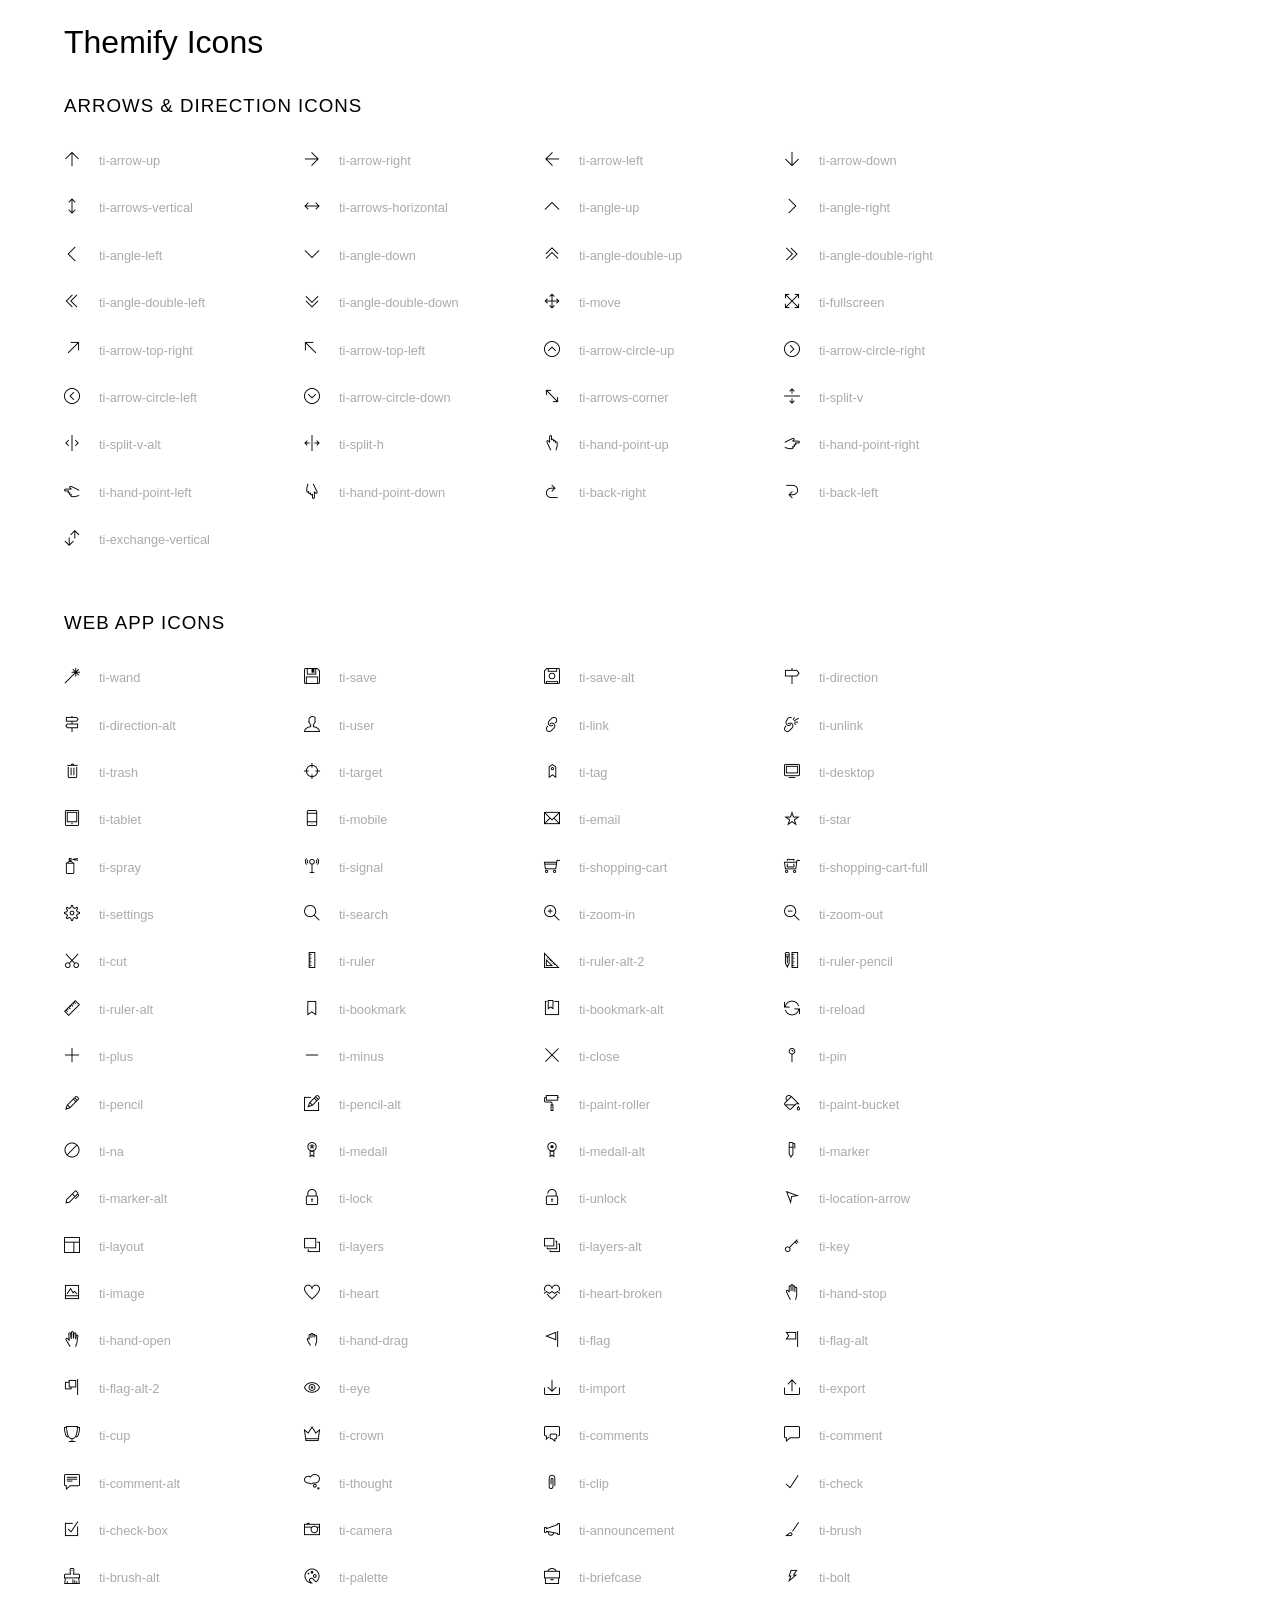
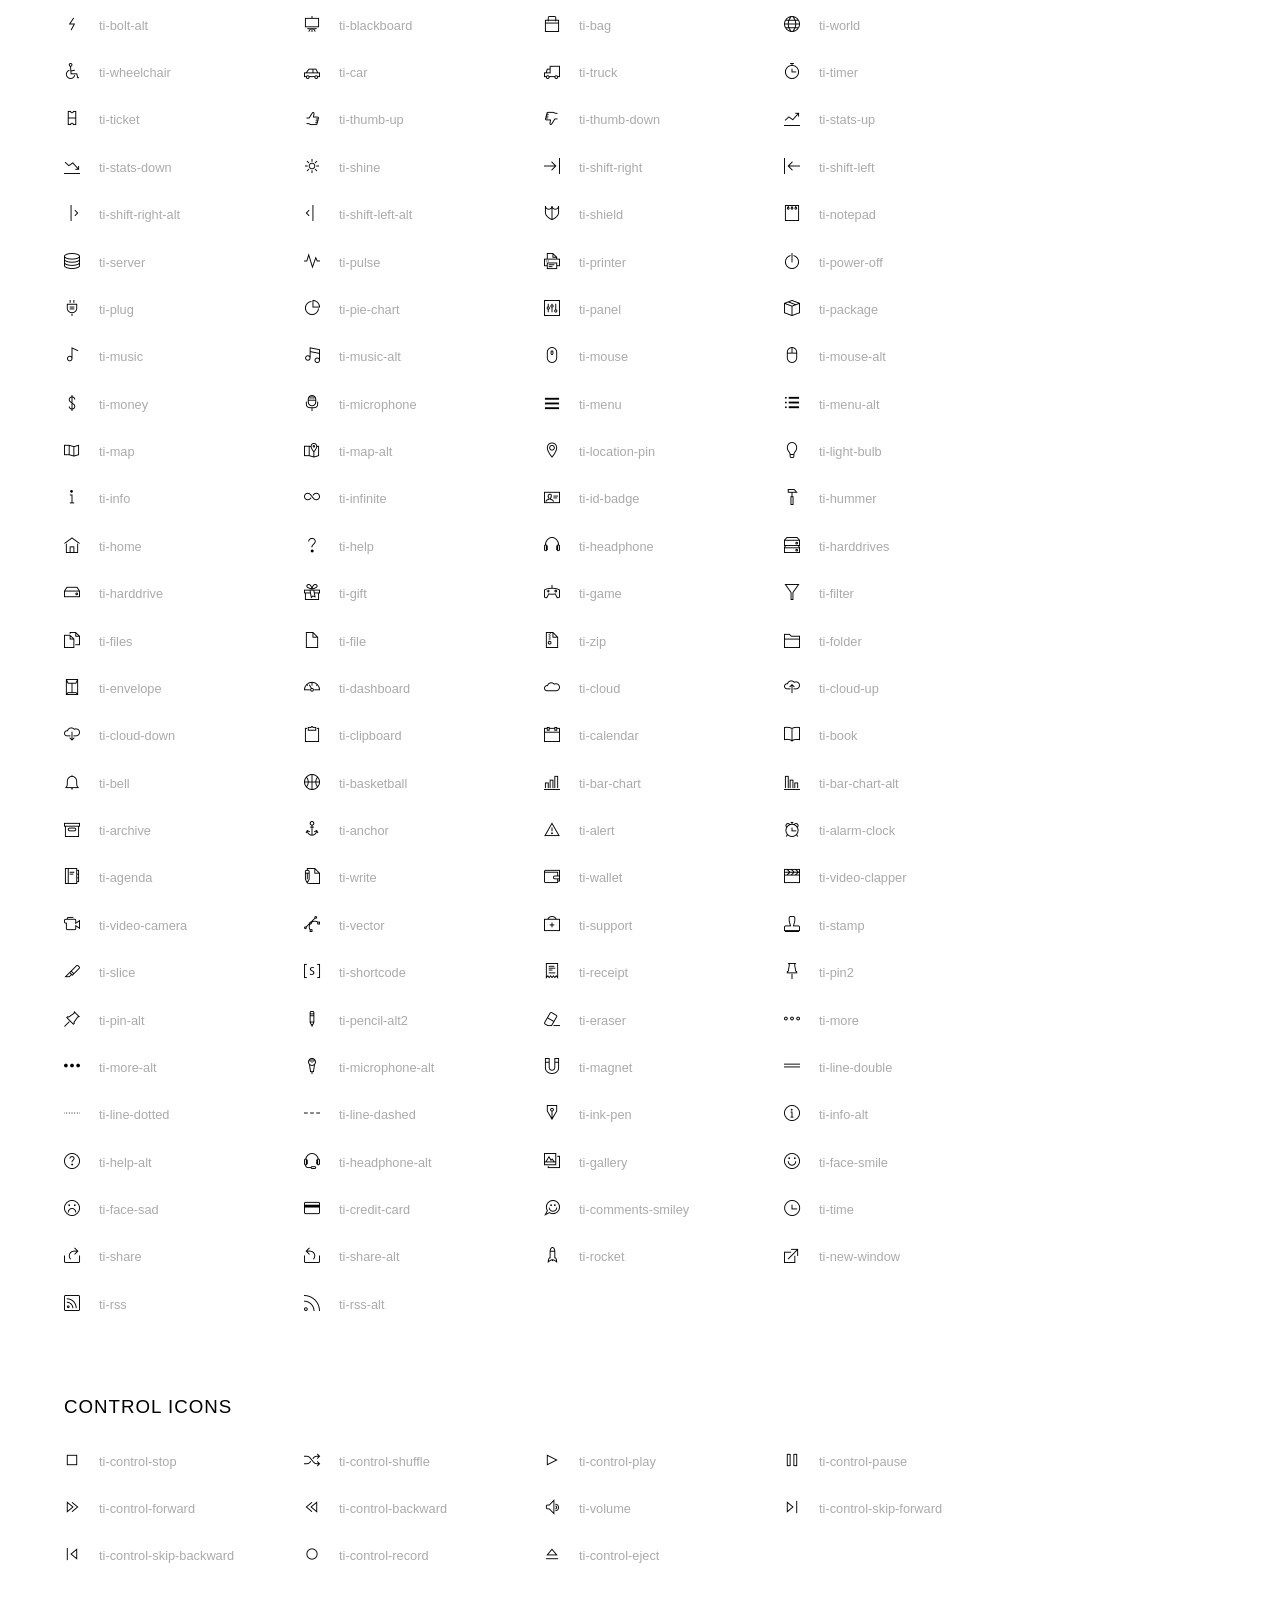
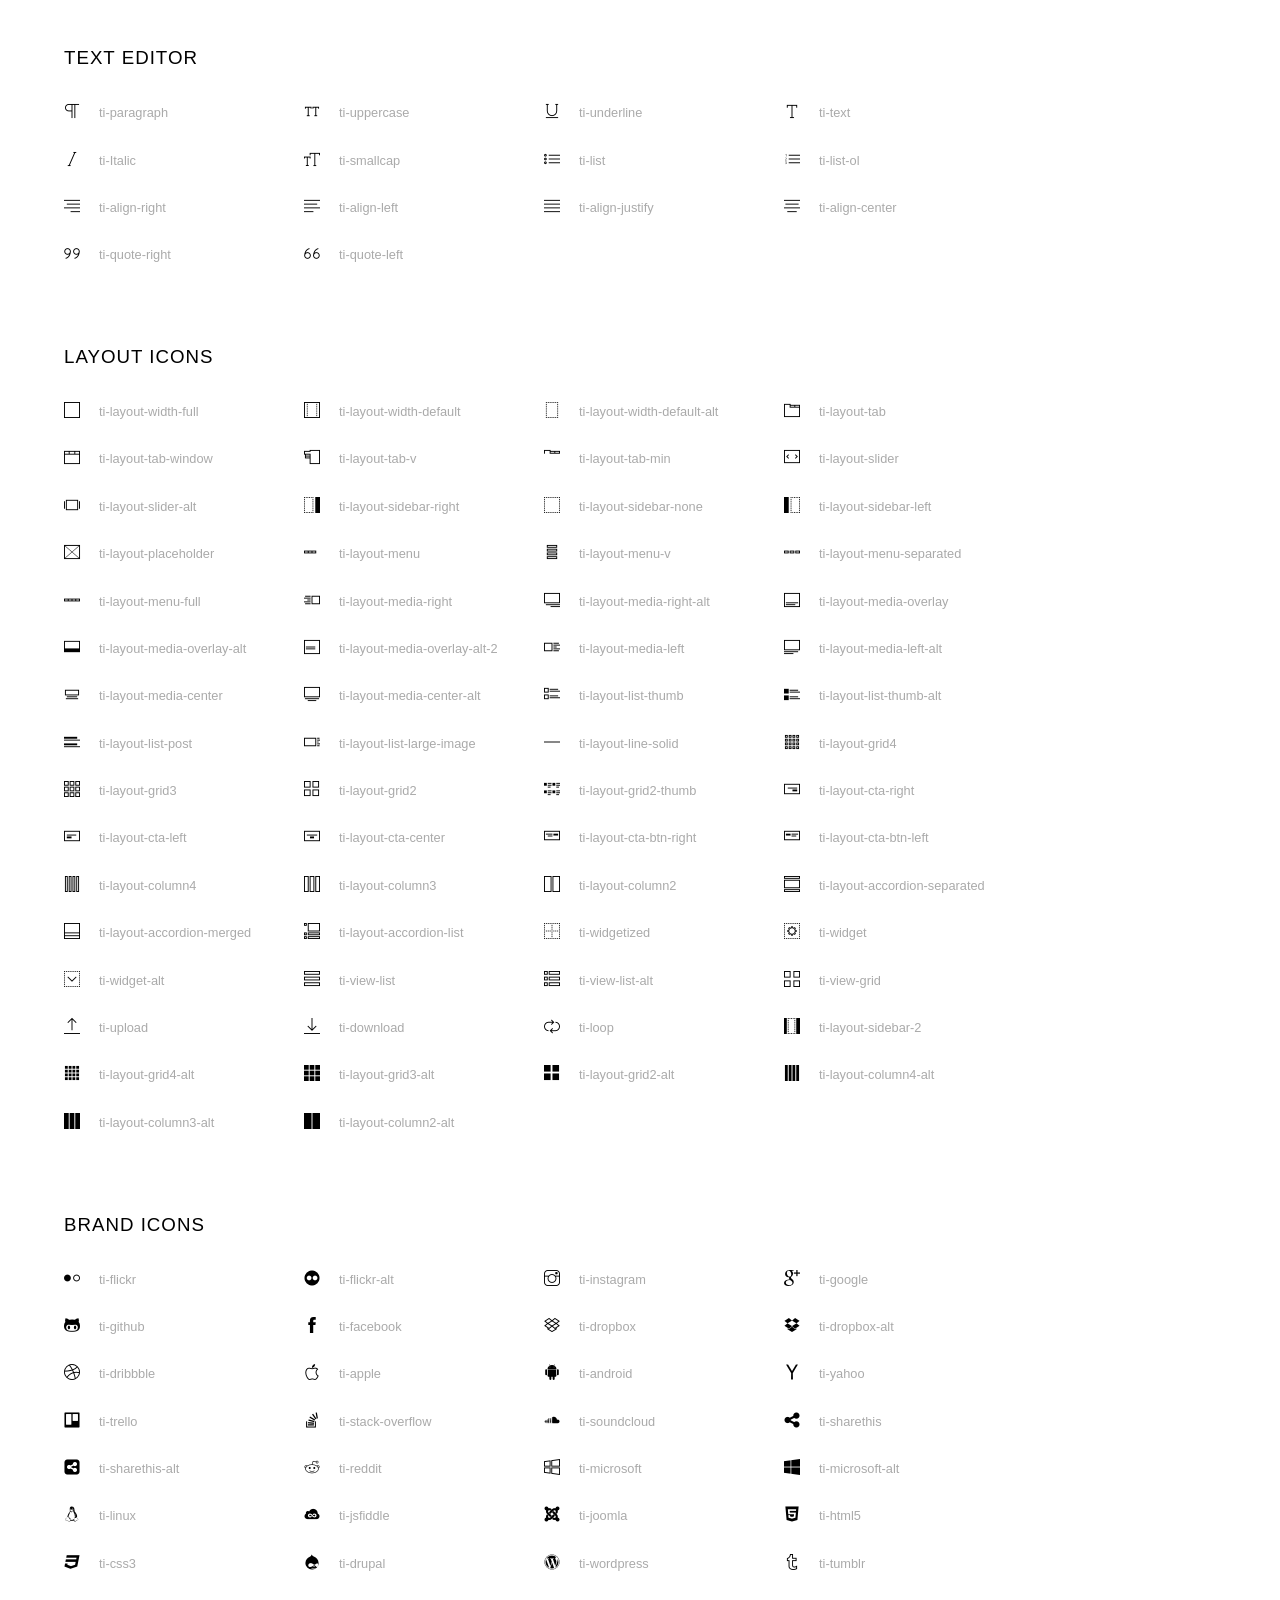
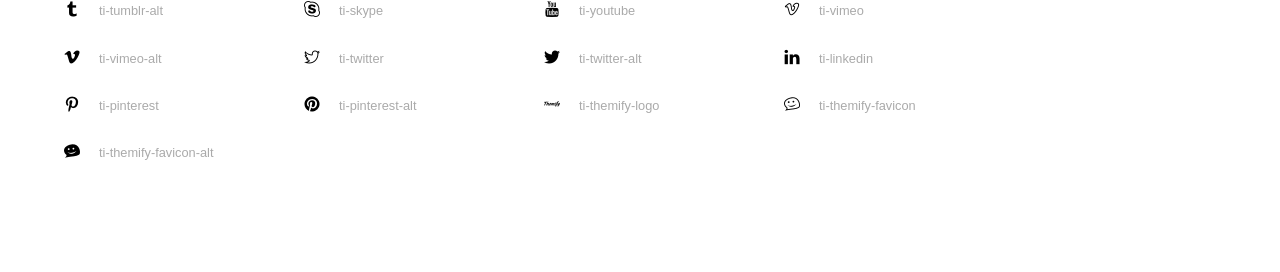
<file: Asset/Iconfont/themify-icons-font/themify-icons/index.html>
<!doctype html>
<html>
<head>
	<meta charset="utf-8">
	<title>Themify Icon Font</title>
	<meta name="viewport" content="width=device-width">
	<link rel="stylesheet" href="demo-files/demo.css">
	<link rel="stylesheet" href="themify-icons.css">
	<!--[if lt IE 8]><!-->
	<link rel="stylesheet" href="ie7/ie7.css">
	<!--<![endif]-->
</head>
<body>
	<h1>Themify Icons</h1>

	<div class="icon-section">

		<div class="icon-section">
			<h3>Arrows &amp; Direction Icons </h3>

			<div class="icon-container">
				<span class="ti-arrow-up"></span><span class="icon-name"> ti-arrow-up</span>
			</div>
			<div class="icon-container">
				<span class="ti-arrow-right"></span><span class="icon-name"> ti-arrow-right</span>
			</div>
			<div class="icon-container">
				<span class="ti-arrow-left"></span><span class="icon-name"> ti-arrow-left</span>
			</div>
			<div class="icon-container">
				<span class="ti-arrow-down"></span><span class="icon-name"> ti-arrow-down</span>
			</div>
			<div class="icon-container">
				<span class="ti-arrows-vertical"></span><span class="icon-name"> ti-arrows-vertical</span>
			</div>
			<div class="icon-container">
				<span class="ti-arrows-horizontal"></span><span class="icon-name"> ti-arrows-horizontal</span>
			</div>
			<div class="icon-container">
				<span class="ti-angle-up"></span><span class="icon-name"> ti-angle-up</span>
			</div>
			<div class="icon-container">
				<span class="ti-angle-right"></span><span class="icon-name"> ti-angle-right</span>
			</div>
			<div class="icon-container">
				<span class="ti-angle-left"></span><span class="icon-name"> ti-angle-left</span>
			</div>
			<div class="icon-container">
				<span class="ti-angle-down"></span><span class="icon-name"> ti-angle-down</span>
			</div>	
			<div class="icon-container">
				<span class="ti-angle-double-up"></span><span class="icon-name"> ti-angle-double-up</span>
			</div>
			<div class="icon-container">
				<span class="ti-angle-double-right"></span><span class="icon-name"> ti-angle-double-right</span>
			</div>
			<div class="icon-container">
				<span class="ti-angle-double-left"></span><span class="icon-name"> ti-angle-double-left</span>
			</div>
			<div class="icon-container">
				<span class="ti-angle-double-down"></span><span class="icon-name"> ti-angle-double-down</span>
			</div>					
			<div class="icon-container">
				<span class="ti-move"></span><span class="icon-name"> ti-move</span>
			</div>
			<div class="icon-container">
				<span class="ti-fullscreen"></span><span class="icon-name"> ti-fullscreen</span>
			</div>
			<div class="icon-container">
				<span class="ti-arrow-top-right"></span><span class="icon-name"> ti-arrow-top-right</span>
			</div>
			<div class="icon-container">
				<span class="ti-arrow-top-left"></span><span class="icon-name"> ti-arrow-top-left</span>
			</div>
			<div class="icon-container">
				<span class="ti-arrow-circle-up"></span><span class="icon-name"> ti-arrow-circle-up</span>
			</div>
			<div class="icon-container">
				<span class="ti-arrow-circle-right"></span><span class="icon-name"> ti-arrow-circle-right</span>
			</div>
			<div class="icon-container">
				<span class="ti-arrow-circle-left"></span><span class="icon-name"> ti-arrow-circle-left</span>
			</div>
			<div class="icon-container">
				<span class="ti-arrow-circle-down"></span><span class="icon-name"> ti-arrow-circle-down</span>
			</div>
			<div class="icon-container">
				<span class="ti-arrows-corner"></span><span class="icon-name"> ti-arrows-corner</span>
			</div>
			<div class="icon-container">
				<span class="ti-split-v"></span><span class="icon-name"> ti-split-v</span>
			</div>

			<div class="icon-container">
				<span class="ti-split-v-alt"></span><span class="icon-name"> ti-split-v-alt</span>
			</div>
			<div class="icon-container">
				<span class="ti-split-h"></span><span class="icon-name"> ti-split-h</span>
			</div>
			<div class="icon-container">
				<span class="ti-hand-point-up"></span><span class="icon-name"> ti-hand-point-up</span>
			</div>
			<div class="icon-container">
				<span class="ti-hand-point-right"></span><span class="icon-name"> ti-hand-point-right</span>
			</div>
			<div class="icon-container">
				<span class="ti-hand-point-left"></span><span class="icon-name"> ti-hand-point-left</span>
			</div>
			<div class="icon-container">
				<span class="ti-hand-point-down"></span><span class="icon-name"> ti-hand-point-down</span>
			</div>
			<div class="icon-container">
				<span class="ti-back-right"></span><span class="icon-name"> ti-back-right</span>
			</div>
			<div class="icon-container">
				<span class="ti-back-left"></span><span class="icon-name"> ti-back-left</span>
			</div>
			<div class="icon-container">
				<span class="ti-exchange-vertical"></span><span class="icon-name"> ti-exchange-vertical</span>
			</div>

		</div> <!-- Arrows Icons -->



		<h3>Web App Icons</h3>
		
		<div class="icon-section">

			<div class="icon-container">
				<span class="ti-wand"></span><span class="icon-name"> ti-wand</span>
			</div>
			<div class="icon-container">
				<span class="ti-save"></span><span class="icon-name"> ti-save</span>
			</div>
			<div class="icon-container">
				<span class="ti-save-alt"></span><span class="icon-name"> ti-save-alt</span>
			</div>

			<div class="icon-container">
				<span class="ti-direction"></span><span class="icon-name"> ti-direction</span>
			</div>
			<div class="icon-container">
				<span class="ti-direction-alt"></span><span class="icon-name"> ti-direction-alt</span>
			</div>
			<div class="icon-container">
				<span class="ti-user"></span><span class="icon-name"> ti-user</span>
			</div>
			<div class="icon-container">
				<span class="ti-link"></span><span class="icon-name"> ti-link</span>
			</div>
			<div class="icon-container">
				<span class="ti-unlink"></span><span class="icon-name"> ti-unlink</span>
			</div>
			<div class="icon-container">
				<span class="ti-trash"></span><span class="icon-name"> ti-trash</span>
			</div>
			<div class="icon-container">
				<span class="ti-target"></span><span class="icon-name"> ti-target</span>
			</div>
			<div class="icon-container">
				<span class="ti-tag"></span><span class="icon-name"> ti-tag</span>
			</div>
			<div class="icon-container">
				<span class="ti-desktop"></span><span class="icon-name"> ti-desktop</span>
			</div>
			<div class="icon-container">
				<span class="ti-tablet"></span><span class="icon-name"> ti-tablet</span>
			</div>
			<div class="icon-container">
				<span class="ti-mobile"></span><span class="icon-name"> ti-mobile</span>
			</div>
			<div class="icon-container">
				<span class="ti-email"></span><span class="icon-name"> ti-email</span>
			</div>	
			<div class="icon-container">
				<span class="ti-star"></span><span class="icon-name"> ti-star</span>
			</div>
			<div class="icon-container">
				<span class="ti-spray"></span><span class="icon-name"> ti-spray</span>
			</div>
			<div class="icon-container">
				<span class="ti-signal"></span><span class="icon-name"> ti-signal</span>
			</div>
			<div class="icon-container">
				<span class="ti-shopping-cart"></span><span class="icon-name"> ti-shopping-cart</span>
			</div>
			<div class="icon-container">
				<span class="ti-shopping-cart-full"></span><span class="icon-name"> ti-shopping-cart-full</span>
			</div>
			<div class="icon-container">
				<span class="ti-settings"></span><span class="icon-name"> ti-settings</span>
			</div>
			<div class="icon-container">
				<span class="ti-search"></span><span class="icon-name"> ti-search</span>
			</div>
			<div class="icon-container">
				<span class="ti-zoom-in"></span><span class="icon-name"> ti-zoom-in</span>
			</div>
			<div class="icon-container">
				<span class="ti-zoom-out"></span><span class="icon-name"> ti-zoom-out</span>
			</div>
			<div class="icon-container">
				<span class="ti-cut"></span><span class="icon-name"> ti-cut</span>
			</div>
			<div class="icon-container">
				<span class="ti-ruler"></span><span class="icon-name"> ti-ruler</span>
			</div>
			<div class="icon-container">
				<span class="ti-ruler-alt-2"></span><span class="icon-name"> ti-ruler-alt-2</span>
			</div>			
			<div class="icon-container">
				<span class="ti-ruler-pencil"></span><span class="icon-name"> ti-ruler-pencil</span>
			</div>
			<div class="icon-container">
				<span class="ti-ruler-alt"></span><span class="icon-name"> ti-ruler-alt</span>
			</div>
			<div class="icon-container">
				<span class="ti-bookmark"></span><span class="icon-name"> ti-bookmark</span>
			</div>
			<div class="icon-container">
				<span class="ti-bookmark-alt"></span><span class="icon-name"> ti-bookmark-alt</span>
			</div>
			<div class="icon-container">
				<span class="ti-reload"></span><span class="icon-name"> ti-reload</span>
			</div>
			<div class="icon-container">
				<span class="ti-plus"></span><span class="icon-name"> ti-plus</span>
			</div>
			<div class="icon-container">
				<span class="ti-minus"></span><span class="icon-name"> ti-minus</span>
			</div>
			<div class="icon-container">
				<span class="ti-close"></span><span class="icon-name"> ti-close</span>
			</div>			
			<div class="icon-container">
				<span class="ti-pin"></span><span class="icon-name"> ti-pin</span>
			</div>
			<div class="icon-container">
				<span class="ti-pencil"></span><span class="icon-name"> ti-pencil</span>
			</div>
					
		  	<div class="icon-container">
				<span class="ti-pencil-alt"></span><span class="icon-name"> ti-pencil-alt</span>
			</div>
			<div class="icon-container">
				<span class="ti-paint-roller"></span><span class="icon-name"> ti-paint-roller</span>
			</div>
			<div class="icon-container">
				<span class="ti-paint-bucket"></span><span class="icon-name"> ti-paint-bucket</span>
			</div>
			<div class="icon-container">
				<span class="ti-na"></span><span class="icon-name"> ti-na</span>
			</div>
			<div class="icon-container">
				<span class="ti-medall"></span><span class="icon-name"> ti-medall</span>
			</div>
			<div class="icon-container">
				<span class="ti-medall-alt"></span><span class="icon-name"> ti-medall-alt</span>
			</div>
			<div class="icon-container">
				<span class="ti-marker"></span><span class="icon-name"> ti-marker</span>
			</div>
			<div class="icon-container">
				<span class="ti-marker-alt"></span><span class="icon-name"> ti-marker-alt</span>
			</div>

			<div class="icon-container">
				<span class="ti-lock"></span><span class="icon-name"> ti-lock</span>
			</div>
			<div class="icon-container">
				<span class="ti-unlock"></span><span class="icon-name"> ti-unlock</span>
			</div>
			<div class="icon-container">
				<span class="ti-location-arrow"></span><span class="icon-name"> ti-location-arrow</span>
			</div>
			<div class="icon-container">
				<span class="ti-layout"></span><span class="icon-name"> ti-layout</span>
			</div>
			<div class="icon-container">
				<span class="ti-layers"></span><span class="icon-name"> ti-layers</span>
			</div>
			<div class="icon-container">
				<span class="ti-layers-alt"></span><span class="icon-name"> ti-layers-alt</span>
			</div>
			<div class="icon-container">
				<span class="ti-key"></span><span class="icon-name"> ti-key</span>
			</div>
			<div class="icon-container">
				<span class="ti-image"></span><span class="icon-name"> ti-image</span>
			</div>
			<div class="icon-container">
				<span class="ti-heart"></span><span class="icon-name"> ti-heart</span>
			</div>
			<div class="icon-container">
				<span class="ti-heart-broken"></span><span class="icon-name"> ti-heart-broken</span>
			</div>
			<div class="icon-container">
				<span class="ti-hand-stop"></span><span class="icon-name"> ti-hand-stop</span>
			</div>
			<div class="icon-container">
				<span class="ti-hand-open"></span><span class="icon-name"> ti-hand-open</span>
			</div>
			<div class="icon-container">
				<span class="ti-hand-drag"></span><span class="icon-name"> ti-hand-drag</span>
			</div>
			<div class="icon-container">
				<span class="ti-flag"></span><span class="icon-name"> ti-flag</span>
			</div>
			<div class="icon-container">
				<span class="ti-flag-alt"></span><span class="icon-name"> ti-flag-alt</span>
			</div>
			<div class="icon-container">
				<span class="ti-flag-alt-2"></span><span class="icon-name"> ti-flag-alt-2</span>
			</div>
			<div class="icon-container">
				<span class="ti-eye"></span><span class="icon-name"> ti-eye</span>
			</div>
			<div class="icon-container">
				<span class="ti-import"></span><span class="icon-name"> ti-import</span>
			</div>			
			<div class="icon-container">
				<span class="ti-export"></span><span class="icon-name"> ti-export</span>
			</div>
			<div class="icon-container">
				<span class="ti-cup"></span><span class="icon-name"> ti-cup</span>
			</div>
			<div class="icon-container">
				<span class="ti-crown"></span><span class="icon-name"> ti-crown</span>
			</div>
			<div class="icon-container">
				<span class="ti-comments"></span><span class="icon-name"> ti-comments</span>
			</div>
			<div class="icon-container">
				<span class="ti-comment"></span><span class="icon-name"> ti-comment</span>
			</div>
			<div class="icon-container">
				<span class="ti-comment-alt"></span><span class="icon-name"> ti-comment-alt</span>
			</div>
			<div class="icon-container">
				<span class="ti-thought"></span><span class="icon-name"> ti-thought</span>
			</div>			
			<div class="icon-container">
				<span class="ti-clip"></span><span class="icon-name"> ti-clip</span>
			</div>

			<div class="icon-container">
				<span class="ti-check"></span><span class="icon-name"> ti-check</span>
			</div>
			<div class="icon-container">
				<span class="ti-check-box"></span><span class="icon-name"> ti-check-box</span>
			</div>
			<div class="icon-container">
				<span class="ti-camera"></span><span class="icon-name"> ti-camera</span>
			</div>
			<div class="icon-container">
				<span class="ti-announcement"></span><span class="icon-name"> ti-announcement</span>
			</div>
			<div class="icon-container">
				<span class="ti-brush"></span><span class="icon-name"> ti-brush</span>
			</div>
			<div class="icon-container">
				<span class="ti-brush-alt"></span><span class="icon-name"> ti-brush-alt</span>
			</div>
			<div class="icon-container">
				<span class="ti-palette"></span><span class="icon-name"> ti-palette</span>
			</div>			
			<div class="icon-container">
				<span class="ti-briefcase"></span><span class="icon-name"> ti-briefcase</span>
			</div>
			<div class="icon-container">
				<span class="ti-bolt"></span><span class="icon-name"> ti-bolt</span>
			</div>
			<div class="icon-container">
				<span class="ti-bolt-alt"></span><span class="icon-name"> ti-bolt-alt</span>
			</div>
			<div class="icon-container">
				<span class="ti-blackboard"></span><span class="icon-name"> ti-blackboard</span>
			</div>
			<div class="icon-container">
				<span class="ti-bag"></span><span class="icon-name"> ti-bag</span>
			</div>
			<div class="icon-container">
				<span class="ti-world"></span><span class="icon-name"> ti-world</span>
			</div>
			<div class="icon-container">
				<span class="ti-wheelchair"></span><span class="icon-name"> ti-wheelchair</span>
			</div>
			<div class="icon-container">
				<span class="ti-car"></span><span class="icon-name"> ti-car</span>
			</div>
			<div class="icon-container">
				<span class="ti-truck"></span><span class="icon-name"> ti-truck</span>
			</div>
			<div class="icon-container">
				<span class="ti-timer"></span><span class="icon-name"> ti-timer</span>
			</div>
			<div class="icon-container">
				<span class="ti-ticket"></span><span class="icon-name"> ti-ticket</span>
			</div>
			<div class="icon-container">
				<span class="ti-thumb-up"></span><span class="icon-name"> ti-thumb-up</span>
			</div>
			<div class="icon-container">
				<span class="ti-thumb-down"></span><span class="icon-name"> ti-thumb-down</span>
			</div>

			<div class="icon-container">
				<span class="ti-stats-up"></span><span class="icon-name"> ti-stats-up</span>
			</div>
			<div class="icon-container">
				<span class="ti-stats-down"></span><span class="icon-name"> ti-stats-down</span>
			</div>
			<div class="icon-container">
				<span class="ti-shine"></span><span class="icon-name"> ti-shine</span>
			</div>
			<div class="icon-container">
				<span class="ti-shift-right"></span><span class="icon-name"> ti-shift-right</span>
			</div>
			<div class="icon-container">
				<span class="ti-shift-left"></span><span class="icon-name"> ti-shift-left</span>
			</div>

			<div class="icon-container">
				<span class="ti-shift-right-alt"></span><span class="icon-name"> ti-shift-right-alt</span>
			</div>
			<div class="icon-container">
				<span class="ti-shift-left-alt"></span><span class="icon-name"> ti-shift-left-alt</span>
			</div>
			<div class="icon-container">
				<span class="ti-shield"></span><span class="icon-name"> ti-shield</span>
			</div>
			<div class="icon-container">
				<span class="ti-notepad"></span><span class="icon-name"> ti-notepad</span>
			</div>
			<div class="icon-container">
				<span class="ti-server"></span><span class="icon-name"> ti-server</span>
			</div>

			<div class="icon-container">
				<span class="ti-pulse"></span><span class="icon-name"> ti-pulse</span>
			</div>
			<div class="icon-container">
				<span class="ti-printer"></span><span class="icon-name"> ti-printer</span>
			</div>
			<div class="icon-container">
				<span class="ti-power-off"></span><span class="icon-name"> ti-power-off</span>
			</div>
			<div class="icon-container">
				<span class="ti-plug"></span><span class="icon-name"> ti-plug</span>
			</div>
			<div class="icon-container">
				<span class="ti-pie-chart"></span><span class="icon-name"> ti-pie-chart</span>
			</div>

			<div class="icon-container">
				<span class="ti-panel"></span><span class="icon-name"> ti-panel</span>
			</div>
			<div class="icon-container">
				<span class="ti-package"></span><span class="icon-name"> ti-package</span>
			</div>
			<div class="icon-container">
				<span class="ti-music"></span><span class="icon-name"> ti-music</span>
			</div>
			<div class="icon-container">
				<span class="ti-music-alt"></span><span class="icon-name"> ti-music-alt</span>
			</div>
			<div class="icon-container">
				<span class="ti-mouse"></span><span class="icon-name"> ti-mouse</span>
			</div>
			<div class="icon-container">
				<span class="ti-mouse-alt"></span><span class="icon-name"> ti-mouse-alt</span>
			</div>
			<div class="icon-container">
				<span class="ti-money"></span><span class="icon-name"> ti-money</span>
			</div>
			<div class="icon-container">
				<span class="ti-microphone"></span><span class="icon-name"> ti-microphone</span>
			</div>
			<div class="icon-container">
				<span class="ti-menu"></span><span class="icon-name"> ti-menu</span>
			</div>
			<div class="icon-container">
				<span class="ti-menu-alt"></span><span class="icon-name"> ti-menu-alt</span>
			</div>
			<div class="icon-container">
				<span class="ti-map"></span><span class="icon-name"> ti-map</span>
			</div>
			<div class="icon-container">
				<span class="ti-map-alt"></span><span class="icon-name"> ti-map-alt</span>
			</div>

			<div class="icon-container">
				<span class="ti-location-pin"></span><span class="icon-name"> ti-location-pin</span>
			</div>

			<div class="icon-container">
				<span class="ti-light-bulb"></span><span class="icon-name"> ti-light-bulb</span>
			</div>
			<div class="icon-container">
				<span class="ti-info"></span><span class="icon-name"> ti-info</span>
			</div>
			<div class="icon-container">
				<span class="ti-infinite"></span><span class="icon-name"> ti-infinite</span>
			</div>
			<div class="icon-container">
				<span class="ti-id-badge"></span><span class="icon-name"> ti-id-badge</span>
			</div>
			<div class="icon-container">
				<span class="ti-hummer"></span><span class="icon-name"> ti-hummer</span>
			</div>
			<div class="icon-container">
				<span class="ti-home"></span><span class="icon-name"> ti-home</span>
			</div>
			<div class="icon-container">
				<span class="ti-help"></span><span class="icon-name"> ti-help</span>
			</div>
			<div class="icon-container">
				<span class="ti-headphone"></span><span class="icon-name"> ti-headphone</span>
			</div>
			<div class="icon-container">
				<span class="ti-harddrives"></span><span class="icon-name"> ti-harddrives</span>
			</div>
			<div class="icon-container">
				<span class="ti-harddrive"></span><span class="icon-name"> ti-harddrive</span>
			</div>
			<div class="icon-container">
				<span class="ti-gift"></span><span class="icon-name"> ti-gift</span>
			</div>
			<div class="icon-container">
				<span class="ti-game"></span><span class="icon-name"> ti-game</span>
			</div>
			<div class="icon-container">
				<span class="ti-filter"></span><span class="icon-name"> ti-filter</span>
			</div>
			<div class="icon-container">
				<span class="ti-files"></span><span class="icon-name"> ti-files</span>
			</div>
			<div class="icon-container">
				<span class="ti-file"></span><span class="icon-name"> ti-file</span>
			</div>
			<div class="icon-container">
				<span class="ti-zip"></span><span class="icon-name"> ti-zip</span>
			</div>
			<div class="icon-container">
				<span class="ti-folder"></span><span class="icon-name"> ti-folder</span>
			</div>			
			<div class="icon-container">
				<span class="ti-envelope"></span><span class="icon-name"> ti-envelope</span>
			</div>


			<div class="icon-container">
				<span class="ti-dashboard"></span><span class="icon-name"> ti-dashboard</span>
			</div>
			<div class="icon-container">
				<span class="ti-cloud"></span><span class="icon-name"> ti-cloud</span>
			</div>
			<div class="icon-container">
				<span class="ti-cloud-up"></span><span class="icon-name"> ti-cloud-up</span>
			</div>
			<div class="icon-container">
				<span class="ti-cloud-down"></span><span class="icon-name"> ti-cloud-down</span>
			</div>
			<div class="icon-container">
				<span class="ti-clipboard"></span><span class="icon-name"> ti-clipboard</span>
			</div>
			<div class="icon-container">
				<span class="ti-calendar"></span><span class="icon-name"> ti-calendar</span>
			</div>
			<div class="icon-container">
				<span class="ti-book"></span><span class="icon-name"> ti-book</span>
			</div>
			<div class="icon-container">
				<span class="ti-bell"></span><span class="icon-name"> ti-bell</span>
			</div>
			<div class="icon-container">
				<span class="ti-basketball"></span><span class="icon-name"> ti-basketball</span>
			</div>
			<div class="icon-container">
				<span class="ti-bar-chart"></span><span class="icon-name"> ti-bar-chart</span>
			</div>
			<div class="icon-container">
				<span class="ti-bar-chart-alt"></span><span class="icon-name"> ti-bar-chart-alt</span>
			</div>


			<div class="icon-container">
				<span class="ti-archive"></span><span class="icon-name"> ti-archive</span>
			</div>
			<div class="icon-container">
				<span class="ti-anchor"></span><span class="icon-name"> ti-anchor</span>
			</div>

			<div class="icon-container">
				<span class="ti-alert"></span><span class="icon-name"> ti-alert</span>
			</div>
			<div class="icon-container">
				<span class="ti-alarm-clock"></span><span class="icon-name"> ti-alarm-clock</span>
			</div>
			<div class="icon-container">
				<span class="ti-agenda"></span><span class="icon-name"> ti-agenda</span>
			</div>
			<div class="icon-container">
				<span class="ti-write"></span><span class="icon-name"> ti-write</span>
			</div>

			<div class="icon-container">
				<span class="ti-wallet"></span><span class="icon-name"> ti-wallet</span>
			</div>
			<div class="icon-container">
				<span class="ti-video-clapper"></span><span class="icon-name"> ti-video-clapper</span>
			</div>
			<div class="icon-container">
				<span class="ti-video-camera"></span><span class="icon-name"> ti-video-camera</span>
			</div>
			<div class="icon-container">
				<span class="ti-vector"></span><span class="icon-name"> ti-vector</span>
			</div>

			<div class="icon-container">
				<span class="ti-support"></span><span class="icon-name"> ti-support</span>
			</div>
			<div class="icon-container">
				<span class="ti-stamp"></span><span class="icon-name"> ti-stamp</span>
			</div>
			<div class="icon-container">
				<span class="ti-slice"></span><span class="icon-name"> ti-slice</span>
			</div>
			<div class="icon-container">
				<span class="ti-shortcode"></span><span class="icon-name"> ti-shortcode</span>
			</div>
			<div class="icon-container">
				<span class="ti-receipt"></span><span class="icon-name"> ti-receipt</span>
			</div>
			<div class="icon-container">
				<span class="ti-pin2"></span><span class="icon-name"> ti-pin2</span>
			</div>
			<div class="icon-container">
				<span class="ti-pin-alt"></span><span class="icon-name"> ti-pin-alt</span>
			</div>
			<div class="icon-container">
				<span class="ti-pencil-alt2"></span><span class="icon-name"> ti-pencil-alt2</span>
			</div>
			<div class="icon-container">
				<span class="ti-eraser"></span><span class="icon-name"> ti-eraser</span>
			</div>			
			<div class="icon-container">
				<span class="ti-more"></span><span class="icon-name"> ti-more</span>
			</div>
			<div class="icon-container">
				<span class="ti-more-alt"></span><span class="icon-name"> ti-more-alt</span>
			</div>
			<div class="icon-container">
				<span class="ti-microphone-alt"></span><span class="icon-name"> ti-microphone-alt</span>
			</div>
			<div class="icon-container">
				<span class="ti-magnet"></span><span class="icon-name"> ti-magnet</span>
			</div>
			<div class="icon-container">
				<span class="ti-line-double"></span><span class="icon-name"> ti-line-double</span>
			</div>
			<div class="icon-container">
				<span class="ti-line-dotted"></span><span class="icon-name"> ti-line-dotted</span>
			</div>
			<div class="icon-container">
				<span class="ti-line-dashed"></span><span class="icon-name"> ti-line-dashed</span>
			</div>

			<div class="icon-container">
				<span class="ti-ink-pen"></span><span class="icon-name"> ti-ink-pen</span>
			</div>
			<div class="icon-container">
				<span class="ti-info-alt"></span><span class="icon-name"> ti-info-alt</span>
			</div>
			<div class="icon-container">
				<span class="ti-help-alt"></span><span class="icon-name"> ti-help-alt</span>
			</div>
			<div class="icon-container">
				<span class="ti-headphone-alt"></span><span class="icon-name"> ti-headphone-alt</span>
			</div>

			<div class="icon-container">
				<span class="ti-gallery"></span><span class="icon-name"> ti-gallery</span>
			</div>
			<div class="icon-container">
				<span class="ti-face-smile"></span><span class="icon-name"> ti-face-smile</span>
			</div>
			<div class="icon-container">
				<span class="ti-face-sad"></span><span class="icon-name"> ti-face-sad</span>
			</div>
			<div class="icon-container">
				<span class="ti-credit-card"></span><span class="icon-name"> ti-credit-card</span>
			</div>
			<div class="icon-container">
				<span class="ti-comments-smiley"></span><span class="icon-name"> ti-comments-smiley</span>
			</div>
			<div class="icon-container">
				<span class="ti-time"></span><span class="icon-name"> ti-time</span>
			</div>
			<div class="icon-container">
				<span class="ti-share"></span><span class="icon-name"> ti-share</span>
			</div>
			<div class="icon-container">
				<span class="ti-share-alt"></span><span class="icon-name"> ti-share-alt</span>
			</div>
			<div class="icon-container">
				<span class="ti-rocket"></span><span class="icon-name"> ti-rocket</span>
			</div>

			<div class="icon-container">
				<span class="ti-new-window"></span><span class="icon-name"> ti-new-window</span>
			</div>

			<div class="icon-container">
				<span class="ti-rss"></span><span class="icon-name"> ti-rss</span>
			</div>

			<div class="icon-container">
				<span class="ti-rss-alt"></span><span class="icon-name"> ti-rss-alt</span>
			</div>
			
		</div><!-- Web App Icons -->


		<div class="icon-section">
			<h3>Control Icons</h3>
			<div class="icon-container">
				<span class="ti-control-stop"></span><span class="icon-name"> ti-control-stop</span>
			</div>
			<div class="icon-container">
				<span class="ti-control-shuffle"></span><span class="icon-name"> ti-control-shuffle</span>
			</div>
			<div class="icon-container">
				<span class="ti-control-play"></span><span class="icon-name"> ti-control-play</span>
			</div>
			<div class="icon-container">
				<span class="ti-control-pause"></span><span class="icon-name"> ti-control-pause</span>
			</div>
			<div class="icon-container">
				<span class="ti-control-forward"></span><span class="icon-name"> ti-control-forward</span>
			</div>
			<div class="icon-container">
				<span class="ti-control-backward"></span><span class="icon-name"> ti-control-backward</span>
			</div>	
			<div class="icon-container">
				<span class="ti-volume"></span><span class="icon-name"> ti-volume</span>
			</div>
			<div class="icon-container">
				<span class="ti-control-skip-forward"></span><span class="icon-name"> ti-control-skip-forward</span>
			</div>
			<div class="icon-container">
				<span class="ti-control-skip-backward"></span><span class="icon-name"> ti-control-skip-backward</span>
			</div>
			<div class="icon-container">
				<span class="ti-control-record"></span><span class="icon-name"> ti-control-record</span>
			</div>
			<div class="icon-container">
				<span class="ti-control-eject"></span><span class="icon-name"> ti-control-eject</span>
			</div>			
		</div> <!-- Control Icons -->


		<div class="icon-section">
			<h3>Text Editor</h3>

			<div class="icon-container">
				<span class="ti-paragraph"></span><span class="icon-name"> ti-paragraph</span>
			</div>
			<div class="icon-container">
				<span class="ti-uppercase"></span><span class="icon-name"> ti-uppercase</span>
			</div>

			<div class="icon-container">
				<span class="ti-underline"></span><span class="icon-name"> ti-underline</span>
			</div>
			<div class="icon-container">
				<span class="ti-text"></span><span class="icon-name"> ti-text</span>
			</div>
			<div class="icon-container">
				<span class="ti-Italic"></span><span class="icon-name"> ti-Italic</span>
			</div>
			<div class="icon-container">
				<span class="ti-smallcap"></span><span class="icon-name"> ti-smallcap</span>
			</div>
			<div class="icon-container">
				<span class="ti-list"></span><span class="icon-name"> ti-list</span>
			</div>
			<div class="icon-container">
				<span class="ti-list-ol"></span><span class="icon-name"> ti-list-ol</span>
			</div>
			<div class="icon-container">
				<span class="ti-align-right"></span><span class="icon-name"> ti-align-right</span>
			</div>
			<div class="icon-container">
				<span class="ti-align-left"></span><span class="icon-name"> ti-align-left</span>
			</div>
			<div class="icon-container">
				<span class="ti-align-justify"></span><span class="icon-name"> ti-align-justify</span>
			</div>
			<div class="icon-container">
				<span class="ti-align-center"></span><span class="icon-name"> ti-align-center</span>
			</div>
			<div class="icon-container">
				<span class="ti-quote-right"></span><span class="icon-name"> ti-quote-right</span>
			</div>
			<div class="icon-container">
				<span class="ti-quote-left"></span><span class="icon-name"> ti-quote-left</span>
			</div>

		</div> <!-- Text Editor -->



		<div class="icon-section">
			<h3>Layout Icons</h3>
			<div class="icon-container">
				<span class="ti-layout-width-full"></span><span class="icon-name"> ti-layout-width-full</span>
			</div>
			<div class="icon-container">
				<span class="ti-layout-width-default"></span><span class="icon-name"> ti-layout-width-default</span>
			</div>
			<div class="icon-container">
				<span class="ti-layout-width-default-alt"></span><span class="icon-name"> ti-layout-width-default-alt</span>
			</div>
			<div class="icon-container">
				<span class="ti-layout-tab"></span><span class="icon-name"> ti-layout-tab</span>
			</div>
			<div class="icon-container">
				<span class="ti-layout-tab-window"></span><span class="icon-name"> ti-layout-tab-window</span>
			</div>
			<div class="icon-container">
				<span class="ti-layout-tab-v"></span><span class="icon-name"> ti-layout-tab-v</span>
			</div>
			<div class="icon-container">
				<span class="ti-layout-tab-min"></span><span class="icon-name"> ti-layout-tab-min</span>
			</div>
			<div class="icon-container">
				<span class="ti-layout-slider"></span><span class="icon-name"> ti-layout-slider</span>
			</div>
			<div class="icon-container">
				<span class="ti-layout-slider-alt"></span><span class="icon-name"> ti-layout-slider-alt</span>
			</div>
			<div class="icon-container">
				<span class="ti-layout-sidebar-right"></span><span class="icon-name"> ti-layout-sidebar-right</span>
			</div>
			<div class="icon-container">
				<span class="ti-layout-sidebar-none"></span><span class="icon-name"> ti-layout-sidebar-none</span>
			</div>
			<div class="icon-container">
				<span class="ti-layout-sidebar-left"></span><span class="icon-name"> ti-layout-sidebar-left</span>
			</div>
			<div class="icon-container">
				<span class="ti-layout-placeholder"></span><span class="icon-name"> ti-layout-placeholder</span>
			</div>
			<div class="icon-container">
				<span class="ti-layout-menu"></span><span class="icon-name"> ti-layout-menu</span>
			</div>
			<div class="icon-container">
				<span class="ti-layout-menu-v"></span><span class="icon-name"> ti-layout-menu-v</span>
			</div>
			<div class="icon-container">
				<span class="ti-layout-menu-separated"></span><span class="icon-name"> ti-layout-menu-separated</span>
			</div>
			<div class="icon-container">
				<span class="ti-layout-menu-full"></span><span class="icon-name"> ti-layout-menu-full</span>
			</div>
			<div class="icon-container">
				<span class="ti-layout-media-right"></span><span class="icon-name"> ti-layout-media-right</span>
			</div>
			<div class="icon-container">
				<span class="ti-layout-media-right-alt"></span><span class="icon-name"> ti-layout-media-right-alt</span>
			</div>
			<div class="icon-container">
				<span class="ti-layout-media-overlay"></span><span class="icon-name"> ti-layout-media-overlay</span>
			</div>
			<div class="icon-container">
				<span class="ti-layout-media-overlay-alt"></span><span class="icon-name"> ti-layout-media-overlay-alt</span>
			</div>
			<div class="icon-container">
				<span class="ti-layout-media-overlay-alt-2"></span><span class="icon-name"> ti-layout-media-overlay-alt-2</span>
			</div>
			<div class="icon-container">
				<span class="ti-layout-media-left"></span><span class="icon-name"> ti-layout-media-left</span>
			</div>
			<div class="icon-container">
				<span class="ti-layout-media-left-alt"></span><span class="icon-name"> ti-layout-media-left-alt</span>
			</div>
			<div class="icon-container">
				<span class="ti-layout-media-center"></span><span class="icon-name"> ti-layout-media-center</span>
			</div>
			<div class="icon-container">
				<span class="ti-layout-media-center-alt"></span><span class="icon-name"> ti-layout-media-center-alt</span>
			</div>
			<div class="icon-container">
				<span class="ti-layout-list-thumb"></span><span class="icon-name"> ti-layout-list-thumb</span>
			</div>
			<div class="icon-container">
				<span class="ti-layout-list-thumb-alt"></span><span class="icon-name"> ti-layout-list-thumb-alt</span>
			</div>
			<div class="icon-container">
				<span class="ti-layout-list-post"></span><span class="icon-name"> ti-layout-list-post</span>
			</div>
			<div class="icon-container">
				<span class="ti-layout-list-large-image"></span><span class="icon-name"> ti-layout-list-large-image</span>
			</div>
			<div class="icon-container">
				<span class="ti-layout-line-solid"></span><span class="icon-name"> ti-layout-line-solid</span>
			</div>
			<div class="icon-container">
				<span class="ti-layout-grid4"></span><span class="icon-name"> ti-layout-grid4</span>
			</div>
			<div class="icon-container">
				<span class="ti-layout-grid3"></span><span class="icon-name"> ti-layout-grid3</span>
			</div>
			<div class="icon-container">
				<span class="ti-layout-grid2"></span><span class="icon-name"> ti-layout-grid2</span>
			</div>
			<div class="icon-container">
				<span class="ti-layout-grid2-thumb"></span><span class="icon-name"> ti-layout-grid2-thumb</span>
			</div>
			<div class="icon-container">
				<span class="ti-layout-cta-right"></span><span class="icon-name"> ti-layout-cta-right</span>
			</div>
			<div class="icon-container">
				<span class="ti-layout-cta-left"></span><span class="icon-name"> ti-layout-cta-left</span>
			</div>
			<div class="icon-container">
				<span class="ti-layout-cta-center"></span><span class="icon-name"> ti-layout-cta-center</span>
			</div>
			<div class="icon-container">
				<span class="ti-layout-cta-btn-right"></span><span class="icon-name"> ti-layout-cta-btn-right</span>
			</div>
			<div class="icon-container">
				<span class="ti-layout-cta-btn-left"></span><span class="icon-name"> ti-layout-cta-btn-left</span>
			</div>
			<div class="icon-container">
				<span class="ti-layout-column4"></span><span class="icon-name"> ti-layout-column4</span>
			</div>
			<div class="icon-container">
				<span class="ti-layout-column3"></span><span class="icon-name"> ti-layout-column3</span>
			</div>
			<div class="icon-container">
				<span class="ti-layout-column2"></span><span class="icon-name"> ti-layout-column2</span>
			</div>
			<div class="icon-container">
				<span class="ti-layout-accordion-separated"></span><span class="icon-name"> ti-layout-accordion-separated</span>
			</div>
			<div class="icon-container">
				<span class="ti-layout-accordion-merged"></span><span class="icon-name"> ti-layout-accordion-merged</span>
			</div>
			<div class="icon-container">
				<span class="ti-layout-accordion-list"></span><span class="icon-name"> ti-layout-accordion-list</span>
			</div>
			<div class="icon-container">
				<span class="ti-widgetized"></span><span class="icon-name"> ti-widgetized</span>
			</div>
			<div class="icon-container">
				<span class="ti-widget"></span><span class="icon-name"> ti-widget</span>
			</div>
			<div class="icon-container">
				<span class="ti-widget-alt"></span><span class="icon-name"> ti-widget-alt</span>
			</div>
			<div class="icon-container">
				<span class="ti-view-list"></span><span class="icon-name"> ti-view-list</span>
			</div>
			<div class="icon-container">
				<span class="ti-view-list-alt"></span><span class="icon-name"> ti-view-list-alt</span>
			</div>
			<div class="icon-container">
				<span class="ti-view-grid"></span><span class="icon-name"> ti-view-grid</span>
			</div>
			<div class="icon-container">
				<span class="ti-upload"></span><span class="icon-name"> ti-upload</span>
			</div>
			<div class="icon-container">
				<span class="ti-download"></span><span class="icon-name"> ti-download</span>
			</div>	
			<div class="icon-container">
				<span class="ti-loop"></span><span class="icon-name"> ti-loop</span>
			</div>
			<div class="icon-container">
				<span class="ti-layout-sidebar-2"></span><span class="icon-name"> ti-layout-sidebar-2</span>
			</div>
			<div class="icon-container">
				<span class="ti-layout-grid4-alt"></span><span class="icon-name"> ti-layout-grid4-alt</span>
			</div>
			<div class="icon-container">
				<span class="ti-layout-grid3-alt"></span><span class="icon-name"> ti-layout-grid3-alt</span>
			</div>
			<div class="icon-container">
				<span class="ti-layout-grid2-alt"></span><span class="icon-name"> ti-layout-grid2-alt</span>
			</div>
			<div class="icon-container">
				<span class="ti-layout-column4-alt"></span><span class="icon-name"> ti-layout-column4-alt</span>
			</div>
			<div class="icon-container">
				<span class="ti-layout-column3-alt"></span><span class="icon-name"> ti-layout-column3-alt</span>
			</div>
			<div class="icon-container">
				<span class="ti-layout-column2-alt"></span><span class="icon-name"> ti-layout-column2-alt</span>
			</div>		


		</div> <!-- Layout Icons -->


		<div class="icon-section">
			<h3>Brand Icons</h3>

			<div class="icon-container">
				<span class="ti-flickr"></span><span class="icon-name"> ti-flickr</span>
			</div>
			<div class="icon-container">
				<span class="ti-flickr-alt"></span><span class="icon-name"> ti-flickr-alt</span>
			</div>			
			<div class="icon-container">
				<span class="ti-instagram"></span><span class="icon-name"> ti-instagram</span>
			</div>
			<div class="icon-container">
				<span class="ti-google"></span><span class="icon-name"> ti-google</span>
			</div>
			<div class="icon-container">
				<span class="ti-github"></span><span class="icon-name"> ti-github</span>
			</div>

			<div class="icon-container">
				<span class="ti-facebook"></span><span class="icon-name"> ti-facebook</span>
			</div>
			<div class="icon-container">
				<span class="ti-dropbox"></span><span class="icon-name"> ti-dropbox</span>
			</div>
			<div class="icon-container">
				<span class="ti-dropbox-alt"></span><span class="icon-name"> ti-dropbox-alt</span>
			</div>
			<div class="icon-container">
				<span class="ti-dribbble"></span><span class="icon-name"> ti-dribbble</span>
			</div>
			<div class="icon-container">
				<span class="ti-apple"></span><span class="icon-name"> ti-apple</span>
			</div>
			<div class="icon-container">
				<span class="ti-android"></span><span class="icon-name"> ti-android</span>
			</div>
			<div class="icon-container">
				<span class="ti-yahoo"></span><span class="icon-name"> ti-yahoo</span>
			</div>
			<div class="icon-container">
				<span class="ti-trello"></span><span class="icon-name"> ti-trello</span>
			</div>
			<div class="icon-container">
				<span class="ti-stack-overflow"></span><span class="icon-name"> ti-stack-overflow</span>
			</div>
			<div class="icon-container">
				<span class="ti-soundcloud"></span><span class="icon-name"> ti-soundcloud</span>
			</div>
			<div class="icon-container">
				<span class="ti-sharethis"></span><span class="icon-name"> ti-sharethis</span>
			</div>
			<div class="icon-container">
				<span class="ti-sharethis-alt"></span><span class="icon-name"> ti-sharethis-alt</span>
			</div>
			<div class="icon-container">
				<span class="ti-reddit"></span><span class="icon-name"> ti-reddit</span>
			</div>

			<div class="icon-container">
				<span class="ti-microsoft"></span><span class="icon-name"> ti-microsoft</span>
			</div>
			<div class="icon-container">
				<span class="ti-microsoft-alt"></span><span class="icon-name"> ti-microsoft-alt</span>
			</div>
			<div class="icon-container">
				<span class="ti-linux"></span><span class="icon-name"> ti-linux</span>
			</div>
			<div class="icon-container">
				<span class="ti-jsfiddle"></span><span class="icon-name"> ti-jsfiddle</span>
			</div>
			<div class="icon-container">
				<span class="ti-joomla"></span><span class="icon-name"> ti-joomla</span>
			</div>
			<div class="icon-container">
				<span class="ti-html5"></span><span class="icon-name"> ti-html5</span>
			</div>
			<div class="icon-container">
				<span class="ti-css3"></span><span class="icon-name"> ti-css3</span>
			</div>	
			<div class="icon-container">
				<span class="ti-drupal"></span><span class="icon-name"> ti-drupal</span>
			</div>
			<div class="icon-container">
				<span class="ti-wordpress"></span><span class="icon-name"> ti-wordpress</span>
			</div>		
			<div class="icon-container">
				<span class="ti-tumblr"></span><span class="icon-name"> ti-tumblr</span>
			</div>
			<div class="icon-container">
				<span class="ti-tumblr-alt"></span><span class="icon-name"> ti-tumblr-alt</span>
			</div>
			<div class="icon-container">
				<span class="ti-skype"></span><span class="icon-name"> ti-skype</span>
			</div>
			<div class="icon-container">
				<span class="ti-youtube"></span><span class="icon-name"> ti-youtube</span>
			</div>
			<div class="icon-container">
				<span class="ti-vimeo"></span><span class="icon-name"> ti-vimeo</span>
			</div>
			<div class="icon-container">
				<span class="ti-vimeo-alt"></span><span class="icon-name"> ti-vimeo-alt</span>
			</div>			
			<div class="icon-container">
				<span class="ti-twitter"></span><span class="icon-name"> ti-twitter</span>
			</div>
			<div class="icon-container">
				<span class="ti-twitter-alt"></span><span class="icon-name"> ti-twitter-alt</span>
			</div>
			<div class="icon-container">
				<span class="ti-linkedin"></span><span class="icon-name"> ti-linkedin</span>
			</div>
			<div class="icon-container">
				<span class="ti-pinterest"></span><span class="icon-name"> ti-pinterest</span>
			</div>

			<div class="icon-container">
				<span class="ti-pinterest-alt"></span><span class="icon-name"> ti-pinterest-alt</span>
			</div>
			<div class="icon-container">
				<span class="ti-themify-logo"></span><span class="icon-name"> ti-themify-logo</span>
			</div>
			<div class="icon-container">
				<span class="ti-themify-favicon"></span><span class="icon-name"> ti-themify-favicon</span>
			</div>
			<div class="icon-container">
				<span class="ti-themify-favicon-alt"></span><span class="icon-name"> ti-themify-favicon-alt</span>
			</div>

		</div> <!-- brand Icons -->

	</div>

</body>
</html>
</file>
<file: Asset/css/style.css>
@import url('https://fonts.googleapis.com/css2?family=Poppins:ital,wght@0,100;0,200;0,300;0,400;0,600;0,800;1,100;1,200;1,300&display=swap');
#main{
    font-size: 18px;
    width: 100%;
    height: 100%;
    box-sizing: border-box;
    font-family: -apple-system, BlinkMacSystemFont, 'Segoe UI', Roboto, Oxygen, Ubuntu, Cantarell,
    'Open Sans', 'Helvetica Neue', sans-serif;
    background: linear-gradient(
        180deg,rgba(250,112,154,.04) 73.42%,rgba(81,145,255,.07));
}
/* Chung */
#main .left55{
    float: left;
    width: 58%;
    padding: 0 15px;
}
#main .right45{
    float: right;
    width: 42%;
    padding: 0 15px;
}
#main .left45{
    float: left;
    width: 42%;
    padding: 0 15px;
}
#main .right55{
    float: right;
    width: 58%;
    padding: 0 15px;
}
/* header */
#headers{
    
    font-size: 18px;
    
   
    padding: 12px 0;
    margin: 0;
    z-index: 1;
    position: fixed;
    top: 0;
    right: 0%;
    left: 0;
    background: white;

    
}
#header {
    padding: 0 24px;
    margin: 0 15px;
    display: flex;
}
#header a{
    text-decoration: none;
    color: #707387;
    line-height: 39px;
    font-weight: bold;
    font-size: 15px;
}
#header a:hover{
    color: black;
}
#header .heahder{
    display: flex;
    
    line-height: 39px;
    font-weight: bold;
}
#header .heahder img{
    width: 36px;
    height: 36px;
    padding: 0 12px 0 0;
    

}
#header ul{
    
    display: inline-flex;
    margin: 0;
    list-style-type: none;
    line-height: 24px;

}
#header .login{
    margin-left: 70px;
}
#header .containerheader{
    width: 33%;
}

#header ul a{
    padding: 0 12px;
   
}
#header ul .signup{
    font-size: 15px;
    background-color: #a053c5; 
    padding: 2px 7px;

    border: none;
    color: #f9f9f9;
}
#header .icon ,.iconclose{
    display: none;
}


/* build */
.container{
    padding: 0 15px;
    margin: 0 16px;

    box-sizing: border-box;
}

.content{
    padding: 70px 0 80px;
    display: flex;
    position: relative;
    
}

.content img{ 
    margin: 30px 0 0;
}
.content h3{
    font-size: 44px;
    margin: 0 0 0 0;
   display: inline-flex;
    font-weight: bold;
    justify-content: center;
    
}
/* hiệu ứng gõ chữ */
@import url(https://fonts.googleapis.com/css?family=Khula:700);

.hidden {
  opacity:0;
}
 h3 .console-container {
 
  font-family:Khula;
  font-size:40px;
  text-align:center;
  height:170px;
  width:600px;
  display:block;
  position:absolute;
  color:white;
  top:-38%;
  bottom:0;
  left:-600px;
  right:0;
  margin:auto;
}
h3 .console-underscore {
   display:inline-block;
  position:relative;
  top:-0.16em;
  left:10px;
}




.content p{
    font-size: 15px;
    padding: 25px 0 30px;
    margin: 0;
    
    
}

.content .build{
    background-color: #a053c5;
    text-decoration: none;
    color: white;
    font-size: 24px;
    padding: 12px 45px;

}
.content a{
    
    text-decoration: none;
    color: #FA709A;
    font-weight: bold;;

}
/* .content .nen{
    float: right;
    transform: scaleX(-50%);
    width: 300%;
    background-image: linear-gradient(#CCFFFF, #CCFFFF,#CCFFFF);
} */
/* create */
.createtext{
   
    padding: 0 15px;
}

/* lead */
.content .ready{
    padding: 40px 0;

}
/* Domain */
.DomainMa{
    padding: 80px  0;
}
.DomainManagement{
    padding: 0 0 50px 0;
}
.domains h1{
    font-size: 36px;
    text-align: center;
    margin: 0;
    color: #000;
    padding: 0;
    margin: 0;
}
.domains p{

    margin: 0;
    padding: 20px 195px;
    text-align: center;
}

 .rowdomain{
    display: flex;
    margin-bottom: 0;
   
}
 .domain{
    width: 33.3333%;
    display: flex;
    padding: 0 15px;
    box-sizing: content-box;
    
   
   
    
}
 .coldomain{
    background: linear-gradient(
        184.23deg, rgba(176, 205, 255, 0.7) -32.23%, rgba(255, 225, 253, 0.3) 60.3%,
         rgba(255, 232, 176, 0.6) 103.92%);
    padding: 40px 40px 2px 25px ;
}
.coldomain img{
    margin-bottom: 26px;
}
.coldomain h2{
    margin: 0;
    padding-bottom: 16px;
}
.coldomain p{
    padding: 10px 0 15px;
    margin: 0;
}
/* Not Enough technical skills ? */
.enoughs{
    
    padding: 80px 50px 160px;
    background: rgba(81,145,255,.07) 18.91%;;
}
.enough{
    display: flex;
    background: white;
    box-sizing: border-box;
}
.enoughtext{
    padding: 0 15px;
    width: 70%;
   
}
.enough .text{
    padding: 40px 10px 40px 70px;
}
.enough .text h1{
    color: #000;
    margin: 0;
    padding: 0;
}
.enough .text p{
    margin: 0;
    font-size: 15px;
}
.enough .btn{
    
    width: 30%;
    padding: 0 16px;
    background-image: linear-gradient(#acaaff,#ffd4cb );
    clip-path:polygon(20% 0, 0 100%, 100% 100%, 100% 0);
    /* cah doc */
    align-items: center;
    justify-items: center;
    display: flex;
    /* canh ngang */
    text-align: center;
    justify-content: center;
   

}
.enough a{
    padding: 6px 25px;
   color: black;
   font-weight: bold;;
    background:#ffff;
    text-decoration: none;
}
/* Cloud Hosting & Fast Loading */
.cloud{
    padding: 80px 0;
    background: #222955;
}
.cloud .textimg{
    padding:0 15px;
    margin: 0 26px;
}
.cloud .text{
    padding: 0 70px;
}
.cloud h1{
    color: white;
    font-size: 44px;
     font-weight: bold;
     padding: 0 0 20px;
     text-align: center;
     margin: 0;
}
.cloud .textcloud{
    color: #ccc;
    text-align: center;
    margin: 0;
    padding: 0 15px;
}
.cloud img{
    width: 100%;
    padding: 80px 0 0;
}
.cloud p{
    color: #ccc;
    padding: 24px 0 0;
    font-size: 12px;
}
.cloud .Gtmetrix{
    padding:  15px  0 ;
    width: 100%;
    display: block;
    
    
    margin: 0;
    
}

.cloud .Gtmetrix p{
    float: left;
    margin: 0 7%;
    padding: 20px 0 0;
}
.row{
    text-align: center;
    display: flex;
    justify-content: center;
    width: 90%;
    margin: 0 7%;
  
    box-sizing: border-box;
    
}
.cell{
    width: 30%; 
  margin-right: 25px;
}
.cell .celltext{
    display: block;
    padding: 30px ;
}
.row h1{
    font-size: 35px;
    padding-bottom: 0;
}
.row p, h1{
    margin: 0;
    padding: 0;
}
.cell1{
    
    background-image: linear-gradient(#fa709a, #003366,#000066);
}
.cell1 p{
    color: #fa709a;
}
.cell2{
    
    background-image: linear-gradient(#cc00ff, #003366,#000066);
}
.cell2 p{
    color: #33FFFF;
}
.cell3{
    
    background-image: linear-gradient(#9999FF, #003366,#000066);
}
.cell3 p{
    color: #66FF66;
}
.cell4{
    
    background-image: linear-gradient(#cc9933, #003366,#000066);
}
.cell4 p{
    color: #FFFF33;
}



  
/* Choose Your Perfect Plan */
.ChooseYour{
    padding: 80px 0 0;
    background: #222955;
    box-shadow:0px 38px 38px #222955;
   
}
/* Hàng đầu tiên của bàng */
.ChooseYour .text{
    padding:0 15px;
    margin: 0 26px;
    
}
.hmo{
    display: flex;
    justify-content: center;
    text-align: center;
}
 h1{
    justify-content: center;
    text-align: center;
    color: white;
   font-weight: bold;
   padding: 50px 0;
   font-size: 44px;
   display: flex;
   
}
.ChooseYour .mo{
    
    display: flex;
    margin-bottom: 0;
    line-height: 70px;
}
.tablechoose{
    background: white;
   
}
.chooserow{
    display: flex;
    position: -webkit-sticky;
    z-index: 1;
    position: sticky;
    top: 70px;
    background: white;
    box-sizing: border-box;
}
.tablechoose .star, .mothyear {
    padding: 35px 25px;
    text-align: center;
    border: 1px solid #ccc;
    width: 25%;
    box-sizing: border-box;
  
}
.mothyear {
    height: auto;
    padding: 35px 25px;
  
    
}
.monthspan{
    width: auto;
   display: flex;
    height: auto;
    border-radius: 50px;
    background:#ccc;
    
}
.mothyear span {
    height: auto;
   border-radius: 50px;
  
   padding: 8px 10px;
   margin: 3px 3px 3px 0 ;
   cursor: pointer;
  
    
}
 .monthspan #year{
    background:white;
 }



/* background màu xanh ô giữa */
.tablechoose .color{
    background-image: linear-gradient(#33FFFF,#99FFFF);
}
.tablechoose .color a{
    border: none;
}
.tablechoose .mothyear{
    display: flex;
    justify-content: center;
    align-items: center;
    

}

.tablechoose h1{
    font-size: 40px;
    color: black;
    padding: 0;
    margin: 0 0 10px;
}
.tablechoose h2{
    font-size: 20px;
    padding: 0;
    margin: 0 0 10px;
   
}
.tablechoose p{
    padding: 0;
    margin: 0 0 15px;
    font-size: 15px;
}
.chooserow .star a{
 
   padding: 8px 35px;
   font-size: 15px;
   border-bottom-left-radius: 20px;
   border-bottom-right-radius: 20px;
   border-top-left-radius: 20px;
   border-top-right-radius: 20px;
   text-decoration: none;
   border: 1px solid black;
   color: #4E526F;
   font-weight: bold;
   background: white;
}
.chooserow .star a:hover{
    background: #cc00ff;

}
.mobi{
    display: none;
}

/* Các hàng tiếp theo */
.rows{
    display: flex;
}
.rows .col1{
    border: 1px solid #ccc;
    padding: 12px 0 12px 25px;
    font-size: 15px;
    color:#6A6464;
    display: flex;
    align-items: center;
    
}
.rows .col1, .col234{
    width: 25%;
}
/* màu nền của ô thứ 3  */
.rows .col23{
    background: #f9f9f9;
}
.rows .iconline i{
     border-radius: none;
     background: none;
     font-weight: bold;

     color:#c850c0 ;
     font-size: 24px;

}
.rows .col234{
    color: #c850c0;
    text-align: center;
    padding: 25px 15px;
    font-size: 25px;
    font-weight: bold;;
}
.rows i{
    background: rgba(250,112,154,.25098);
    border-radius: 50%;
    color: #fa709a;
     font-weight: bold;;
}
/* iocn i */
.col1 i{
     border: none;
    font-size: 12px;
    color:white ;
    border-radius: 30px;
    background: #6A6464;
    float: right;
    margin: 0 5px auto auto;
    
  
}
.imgfooter{
    text-align: center;
    margin: 0 0 30px 0;
    display: block;
    justify-content: center;
    padding: 100px 0 0;
}
.menufooter {
   
    display: flex;
    padding:30px 0 ;
    margin:20px 0 ;
    text-align: center;
    justify-content: center;
    border-bottom:1px solid #707387 ;
    
}
.menufooter ul{
    display: flex;
    list-style-type: none;
    font-weight: 600;
    text-align: center;
    justify-content: center;
    
}

.menufooter a{
    text-decoration: none;
    color: #707387;
    

}
.menufooter a:hover{
  
    color: black;
    

}
.copyright{
    display: flex;
    color: #707387;
}
.copyright{
    float: left;
}
.copyright ul{
    position: absolute;
    right: 41px;
    list-style-type: none;
    display: flex;

}
.copyright a{
    
    text-decoration: none;
    color: #707387;
}
/* chế độ moblie */
.mobile{
    display: none;
}

.mobile .right55, .left45 , .right45, .left55 {
    width: 100%;
    padding: 0 15px;
}
</file>
<file: Asset/Iconfont/themify-icons-font/themify-icons/themify-icons.css>
@font-face {
	font-family: 'themify';
	src:url('fonts/themify.eot?-fvbane');
	src:url('fonts/themify.eot?#iefix-fvbane') format('embedded-opentype'),
		url('fonts/themify.woff?-fvbane') format('woff'),
		url('fonts/themify.ttf?-fvbane') format('truetype'),
		url('fonts/themify.svg?-fvbane#themify') format('svg');
	font-weight: normal;
	font-style: normal;
}

[class^="ti-"], [class*=" ti-"] {
	font-family: 'themify';
	speak: none;
	font-style: normal;
	font-weight: normal;
	font-variant: normal;
	text-transform: none;
	line-height: 1;

	/* Better Font Rendering =========== */
	-webkit-font-smoothing: antialiased;
	-moz-osx-font-smoothing: grayscale;
}

.ti-wand:before {
	content: "\e600";
}
.ti-volume:before {
	content: "\e601";
}
.ti-user:before {
	content: "\e602";
}
.ti-unlock:before {
	content: "\e603";
}
.ti-unlink:before {
	content: "\e604";
}
.ti-trash:before {
	content: "\e605";
}
.ti-thought:before {
	content: "\e606";
}
.ti-target:before {
	content: "\e607";
}
.ti-tag:before {
	content: "\e608";
}
.ti-tablet:before {
	content: "\e609";
}
.ti-star:before {
	content: "\e60a";
}
.ti-spray:before {
	content: "\e60b";
}
.ti-signal:before {
	content: "\e60c";
}
.ti-shopping-cart:before {
	content: "\e60d";
}
.ti-shopping-cart-full:before {
	content: "\e60e";
}
.ti-settings:before {
	content: "\e60f";
}
.ti-search:before {
	content: "\e610";
}
.ti-zoom-in:before {
	content: "\e611";
}
.ti-zoom-out:before {
	content: "\e612";
}
.ti-cut:before {
	content: "\e613";
}
.ti-ruler:before {
	content: "\e614";
}
.ti-ruler-pencil:before {
	content: "\e615";
}
.ti-ruler-alt:before {
	content: "\e616";
}
.ti-bookmark:before {
	content: "\e617";
}
.ti-bookmark-alt:before {
	content: "\e618";
}
.ti-reload:before {
	content: "\e619";
}
.ti-plus:before {
	content: "\e61a";
}
.ti-pin:before {
	content: "\e61b";
}
.ti-pencil:before {
	content: "\e61c";
}
.ti-pencil-alt:before {
	content: "\e61d";
}
.ti-paint-roller:before {
	content: "\e61e";
}
.ti-paint-bucket:before {
	content: "\e61f";
}
.ti-na:before {
	content: "\e620";
}
.ti-mobile:before {
	content: "\e621";
}
.ti-minus:before {
	content: "\e622";
}
.ti-medall:before {
	content: "\e623";
}
.ti-medall-alt:before {
	content: "\e624";
}
.ti-marker:before {
	content: "\e625";
}
.ti-marker-alt:before {
	content: "\e626";
}
.ti-arrow-up:before {
	content: "\e627";
}
.ti-arrow-right:before {
	content: "\e628";
}
.ti-arrow-left:before {
	content: "\e629";
}
.ti-arrow-down:before {
	content: "\e62a";
}
.ti-lock:before {
	content: "\e62b";
}
.ti-location-arrow:before {
	content: "\e62c";
}
.ti-link:before {
	content: "\e62d";
}
.ti-layout:before {
	content: "\e62e";
}
.ti-layers:before {
	content: "\e62f";
}
.ti-layers-alt:before {
	content: "\e630";
}
.ti-key:before {
	content: "\e631";
}
.ti-import:before {
	content: "\e632";
}
.ti-image:before {
	content: "\e633";
}
.ti-heart:before {
	content: "\e634";
}
.ti-heart-broken:before {
	content: "\e635";
}
.ti-hand-stop:before {
	content: "\e636";
}
.ti-hand-open:before {
	content: "\e637";
}
.ti-hand-drag:before {
	content: "\e638";
}
.ti-folder:before {
	content: "\e639";
}
.ti-flag:before {
	content: "\e63a";
}
.ti-flag-alt:before {
	content: "\e63b";
}
.ti-flag-alt-2:before {
	content: "\e63c";
}
.ti-eye:before {
	content: "\e63d";
}
.ti-export:before {
	content: "\e63e";
}
.ti-exchange-vertical:before {
	content: "\e63f";
}
.ti-desktop:before {
	content: "\e640";
}
.ti-cup:before {
	content: "\e641";
}
.ti-crown:before {
	content: "\e642";
}
.ti-comments:before {
	content: "\e643";
}
.ti-comment:before {
	content: "\e644";
}
.ti-comment-alt:before {
	content: "\e645";
}
.ti-close:before {
	content: "\e646";
}
.ti-clip:before {
	content: "\e647";
}
.ti-angle-up:before {
	content: "\e648";
}
.ti-angle-right:before {
	content: "\e649";
}
.ti-angle-left:before {
	content: "\e64a";
}
.ti-angle-down:before {
	content: "\e64b";
}
.ti-check:before {
	content: "\e64c";
}
.ti-check-box:before {
	content: "\e64d";
}
.ti-camera:before {
	content: "\e64e";
}
.ti-announcement:before {
	content: "\e64f";
}
.ti-brush:before {
	content: "\e650";
}
.ti-briefcase:before {
	content: "\e651";
}
.ti-bolt:before {
	content: "\e652";
}
.ti-bolt-alt:before {
	content: "\e653";
}
.ti-blackboard:before {
	content: "\e654";
}
.ti-bag:before {
	content: "\e655";
}
.ti-move:before {
	content: "\e656";
}
.ti-arrows-vertical:before {
	content: "\e657";
}
.ti-arrows-horizontal:before {
	content: "\e658";
}
.ti-fullscreen:before {
	content: "\e659";
}
.ti-arrow-top-right:before {
	content: "\e65a";
}
.ti-arrow-top-left:before {
	content: "\e65b";
}
.ti-arrow-circle-up:before {
	content: "\e65c";
}
.ti-arrow-circle-right:before {
	content: "\e65d";
}
.ti-arrow-circle-left:before {
	content: "\e65e";
}
.ti-arrow-circle-down:before {
	content: "\e65f";
}
.ti-angle-double-up:before {
	content: "\e660";
}
.ti-angle-double-right:before {
	content: "\e661";
}
.ti-angle-double-left:before {
	content: "\e662";
}
.ti-angle-double-down:before {
	content: "\e663";
}
.ti-zip:before {
	content: "\e664";
}
.ti-world:before {
	content: "\e665";
}
.ti-wheelchair:before {
	content: "\e666";
}
.ti-view-list:before {
	content: "\e667";
}
.ti-view-list-alt:before {
	content: "\e668";
}
.ti-view-grid:before {
	content: "\e669";
}
.ti-uppercase:before {
	content: "\e66a";
}
.ti-upload:before {
	content: "\e66b";
}
.ti-underline:before {
	content: "\e66c";
}
.ti-truck:before {
	content: "\e66d";
}
.ti-timer:before {
	content: "\e66e";
}
.ti-ticket:before {
	content: "\e66f";
}
.ti-thumb-up:before {
	content: "\e670";
}
.ti-thumb-down:before {
	content: "\e671";
}
.ti-text:before {
	content: "\e672";
}
.ti-stats-up:before {
	content: "\e673";
}
.ti-stats-down:before {
	content: "\e674";
}
.ti-split-v:before {
	content: "\e675";
}
.ti-split-h:before {
	content: "\e676";
}
.ti-smallcap:before {
	content: "\e677";
}
.ti-shine:before {
	content: "\e678";
}
.ti-shift-right:before {
	content: "\e679";
}
.ti-shift-left:before {
	content: "\e67a";
}
.ti-shield:before {
	content: "\e67b";
}
.ti-notepad:before {
	content: "\e67c";
}
.ti-server:before {
	content: "\e67d";
}
.ti-quote-right:before {
	content: "\e67e";
}
.ti-quote-left:before {
	content: "\e67f";
}
.ti-pulse:before {
	content: "\e680";
}
.ti-printer:before {
	content: "\e681";
}
.ti-power-off:before {
	content: "\e682";
}
.ti-plug:before {
	content: "\e683";
}
.ti-pie-chart:before {
	content: "\e684";
}
.ti-paragraph:before {
	content: "\e685";
}
.ti-panel:before {
	content: "\e686";
}
.ti-package:before {
	content: "\e687";
}
.ti-music:before {
	content: "\e688";
}
.ti-music-alt:before {
	content: "\e689";
}
.ti-mouse:before {
	content: "\e68a";
}
.ti-mouse-alt:before {
	content: "\e68b";
}
.ti-money:before {
	content: "\e68c";
}
.ti-microphone:before {
	content: "\e68d";
}
.ti-menu:before {
	content: "\e68e";
}
.ti-menu-alt:before {
	content: "\e68f";
}
.ti-map:before {
	content: "\e690";
}
.ti-map-alt:before {
	content: "\e691";
}
.ti-loop:before {
	content: "\e692";
}
.ti-location-pin:before {
	content: "\e693";
}
.ti-list:before {
	content: "\e694";
}
.ti-light-bulb:before {
	content: "\e695";
}
.ti-Italic:before {
	content: "\e696";
}
.ti-info:before {
	content: "\e697";
}
.ti-infinite:before {
	content: "\e698";
}
.ti-id-badge:before {
	content: "\e699";
}
.ti-hummer:before {
	content: "\e69a";
}
.ti-home:before {
	content: "\e69b";
}
.ti-help:before {
	content: "\e69c";
}
.ti-headphone:before {
	content: "\e69d";
}
.ti-harddrives:before {
	content: "\e69e";
}
.ti-harddrive:before {
	content: "\e69f";
}
.ti-gift:before {
	content: "\e6a0";
}
.ti-game:before {
	content: "\e6a1";
}
.ti-filter:before {
	content: "\e6a2";
}
.ti-files:before {
	content: "\e6a3";
}
.ti-file:before {
	content: "\e6a4";
}
.ti-eraser:before {
	content: "\e6a5";
}
.ti-envelope:before {
	content: "\e6a6";
}
.ti-download:before {
	content: "\e6a7";
}
.ti-direction:before {
	content: "\e6a8";
}
.ti-direction-alt:before {
	content: "\e6a9";
}
.ti-dashboard:before {
	content: "\e6aa";
}
.ti-control-stop:before {
	content: "\e6ab";
}
.ti-control-shuffle:before {
	content: "\e6ac";
}
.ti-control-play:before {
	content: "\e6ad";
}
.ti-control-pause:before {
	content: "\e6ae";
}
.ti-control-forward:before {
	content: "\e6af";
}
.ti-control-backward:before {
	content: "\e6b0";
}
.ti-cloud:before {
	content: "\e6b1";
}
.ti-cloud-up:before {
	content: "\e6b2";
}
.ti-cloud-down:before {
	content: "\e6b3";
}
.ti-clipboard:before {
	content: "\e6b4";
}
.ti-car:before {
	content: "\e6b5";
}
.ti-calendar:before {
	content: "\e6b6";
}
.ti-book:before {
	content: "\e6b7";
}
.ti-bell:before {
	content: "\e6b8";
}
.ti-basketball:before {
	content: "\e6b9";
}
.ti-bar-chart:before {
	content: "\e6ba";
}
.ti-bar-chart-alt:before {
	content: "\e6bb";
}
.ti-back-right:before {
	content: "\e6bc";
}
.ti-back-left:before {
	content: "\e6bd";
}
.ti-arrows-corner:before {
	content: "\e6be";
}
.ti-archive:before {
	content: "\e6bf";
}
.ti-anchor:before {
	content: "\e6c0";
}
.ti-align-right:before {
	content: "\e6c1";
}
.ti-align-left:before {
	content: "\e6c2";
}
.ti-align-justify:before {
	content: "\e6c3";
}
.ti-align-center:before {
	content: "\e6c4";
}
.ti-alert:before {
	content: "\e6c5";
}
.ti-alarm-clock:before {
	content: "\e6c6";
}
.ti-agenda:before {
	content: "\e6c7";
}
.ti-write:before {
	content: "\e6c8";
}
.ti-window:before {
	content: "\e6c9";
}
.ti-widgetized:before {
	content: "\e6ca";
}
.ti-widget:before {
	content: "\e6cb";
}
.ti-widget-alt:before {
	content: "\e6cc";
}
.ti-wallet:before {
	content: "\e6cd";
}
.ti-video-clapper:before {
	content: "\e6ce";
}
.ti-video-camera:before {
	content: "\e6cf";
}
.ti-vector:before {
	content: "\e6d0";
}
.ti-themify-logo:before {
	content: "\e6d1";
}
.ti-themify-favicon:before {
	content: "\e6d2";
}
.ti-themify-favicon-alt:before {
	content: "\e6d3";
}
.ti-support:before {
	content: "\e6d4";
}
.ti-stamp:before {
	content: "\e6d5";
}
.ti-split-v-alt:before {
	content: "\e6d6";
}
.ti-slice:before {
	content: "\e6d7";
}
.ti-shortcode:before {
	content: "\e6d8";
}
.ti-shift-right-alt:before {
	content: "\e6d9";
}
.ti-shift-left-alt:before {
	content: "\e6da";
}
.ti-ruler-alt-2:before {
	content: "\e6db";
}
.ti-receipt:before {
	content: "\e6dc";
}
.ti-pin2:before {
	content: "\e6dd";
}
.ti-pin-alt:before {
	content: "\e6de";
}
.ti-pencil-alt2:before {
	content: "\e6df";
}
.ti-palette:before {
	content: "\e6e0";
}
.ti-more:before {
	content: "\e6e1";
}
.ti-more-alt:before {
	content: "\e6e2";
}
.ti-microphone-alt:before {
	content: "\e6e3";
}
.ti-magnet:before {
	content: "\e6e4";
}
.ti-line-double:before {
	content: "\e6e5";
}
.ti-line-dotted:before {
	content: "\e6e6";
}
.ti-line-dashed:before {
	content: "\e6e7";
}
.ti-layout-width-full:before {
	content: "\e6e8";
}
.ti-layout-width-default:before {
	content: "\e6e9";
}
.ti-layout-width-default-alt:before {
	content: "\e6ea";
}
.ti-layout-tab:before {
	content: "\e6eb";
}
.ti-layout-tab-window:before {
	content: "\e6ec";
}
.ti-layout-tab-v:before {
	content: "\e6ed";
}
.ti-layout-tab-min:before {
	content: "\e6ee";
}
.ti-layout-slider:before {
	content: "\e6ef";
}
.ti-layout-slider-alt:before {
	content: "\e6f0";
}
.ti-layout-sidebar-right:before {
	content: "\e6f1";
}
.ti-layout-sidebar-none:before {
	content: "\e6f2";
}
.ti-layout-sidebar-left:before {
	content: "\e6f3";
}
.ti-layout-placeholder:before {
	content: "\e6f4";
}
.ti-layout-menu:before {
	content: "\e6f5";
}
.ti-layout-menu-v:before {
	content: "\e6f6";
}
.ti-layout-menu-separated:before {
	content: "\e6f7";
}
.ti-layout-menu-full:before {
	content: "\e6f8";
}
.ti-layout-media-right-alt:before {
	content: "\e6f9";
}
.ti-layout-media-right:before {
	content: "\e6fa";
}
.ti-layout-media-overlay:before {
	content: "\e6fb";
}
.ti-layout-media-overlay-alt:before {
	content: "\e6fc";
}
.ti-layout-media-overlay-alt-2:before {
	content: "\e6fd";
}
.ti-layout-media-left-alt:before {
	content: "\e6fe";
}
.ti-layout-media-left:before {
	content: "\e6ff";
}
.ti-layout-media-center-alt:before {
	content: "\e700";
}
.ti-layout-media-center:before {
	content: "\e701";
}
.ti-layout-list-thumb:before {
	content: "\e702";
}
.ti-layout-list-thumb-alt:before {
	content: "\e703";
}
.ti-layout-list-post:before {
	content: "\e704";
}
.ti-layout-list-large-image:before {
	content: "\e705";
}
.ti-layout-line-solid:before {
	content: "\e706";
}
.ti-layout-grid4:before {
	content: "\e707";
}
.ti-layout-grid3:before {
	content: "\e708";
}
.ti-layout-grid2:before {
	content: "\e709";
}
.ti-layout-grid2-thumb:before {
	content: "\e70a";
}
.ti-layout-cta-right:before {
	content: "\e70b";
}
.ti-layout-cta-left:before {
	content: "\e70c";
}
.ti-layout-cta-center:before {
	content: "\e70d";
}
.ti-layout-cta-btn-right:before {
	content: "\e70e";
}
.ti-layout-cta-btn-left:before {
	content: "\e70f";
}
.ti-layout-column4:before {
	content: "\e710";
}
.ti-layout-column3:before {
	content: "\e711";
}
.ti-layout-column2:before {
	content: "\e712";
}
.ti-layout-accordion-separated:before {
	content: "\e713";
}
.ti-layout-accordion-merged:before {
	content: "\e714";
}
.ti-layout-accordion-list:before {
	content: "\e715";
}
.ti-ink-pen:before {
	content: "\e716";
}
.ti-info-alt:before {
	content: "\e717";
}
.ti-help-alt:before {
	content: "\e718";
}
.ti-headphone-alt:before {
	content: "\e719";
}
.ti-hand-point-up:before {
	content: "\e71a";
}
.ti-hand-point-right:before {
	content: "\e71b";
}
.ti-hand-point-left:before {
	content: "\e71c";
}
.ti-hand-point-down:before {
	content: "\e71d";
}
.ti-gallery:before {
	content: "\e71e";
}
.ti-face-smile:before {
	content: "\e71f";
}
.ti-face-sad:before {
	content: "\e720";
}
.ti-credit-card:before {
	content: "\e721";
}
.ti-control-skip-forward:before {
	content: "\e722";
}
.ti-control-skip-backward:before {
	content: "\e723";
}
.ti-control-record:before {
	content: "\e724";
}
.ti-control-eject:before {
	content: "\e725";
}
.ti-comments-smiley:before {
	content: "\e726";
}
.ti-brush-alt:before {
	content: "\e727";
}
.ti-youtube:before {
	content: "\e728";
}
.ti-vimeo:before {
	content: "\e729";
}
.ti-twitter:before {
	content: "\e72a";
}
.ti-time:before {
	content: "\e72b";
}
.ti-tumblr:before {
	content: "\e72c";
}
.ti-skype:before {
	content: "\e72d";
}
.ti-share:before {
	content: "\e72e";
}
.ti-share-alt:before {
	content: "\e72f";
}
.ti-rocket:before {
	content: "\e730";
}
.ti-pinterest:before {
	content: "\e731";
}
.ti-new-window:before {
	content: "\e732";
}
.ti-microsoft:before {
	content: "\e733";
}
.ti-list-ol:before {
	content: "\e734";
}
.ti-linkedin:before {
	content: "\e735";
}
.ti-layout-sidebar-2:before {
	content: "\e736";
}
.ti-layout-grid4-alt:before {
	content: "\e737";
}
.ti-layout-grid3-alt:before {
	content: "\e738";
}
.ti-layout-grid2-alt:before {
	content: "\e739";
}
.ti-layout-column4-alt:before {
	content: "\e73a";
}
.ti-layout-column3-alt:before {
	content: "\e73b";
}
.ti-layout-column2-alt:before {
	content: "\e73c";
}
.ti-instagram:before {
	content: "\e73d";
}
.ti-google:before {
	content: "\e73e";
}
.ti-github:before {
	content: "\e73f";
}
.ti-flickr:before {
	content: "\e740";
}
.ti-facebook:before {
	content: "\e741";
}
.ti-dropbox:before {
	content: "\e742";
}
.ti-dribbble:before {
	content: "\e743";
}
.ti-apple:before {
	content: "\e744";
}
.ti-android:before {
	content: "\e745";
}
.ti-save:before {
	content: "\e746";
}
.ti-save-alt:before {
	content: "\e747";
}
.ti-yahoo:before {
	content: "\e748";
}
.ti-wordpress:before {
	content: "\e749";
}
.ti-vimeo-alt:before {
	content: "\e74a";
}
.ti-twitter-alt:before {
	content: "\e74b";
}
.ti-tumblr-alt:before {
	content: "\e74c";
}
.ti-trello:before {
	content: "\e74d";
}
.ti-stack-overflow:before {
	content: "\e74e";
}
.ti-soundcloud:before {
	content: "\e74f";
}
.ti-sharethis:before {
	content: "\e750";
}
.ti-sharethis-alt:before {
	content: "\e751";
}
.ti-reddit:before {
	content: "\e752";
}
.ti-pinterest-alt:before {
	content: "\e753";
}
.ti-microsoft-alt:before {
	content: "\e754";
}
.ti-linux:before {
	content: "\e755";
}
.ti-jsfiddle:before {
	content: "\e756";
}
.ti-joomla:before {
	content: "\e757";
}
.ti-html5:before {
	content: "\e758";
}
.ti-flickr-alt:before {
	content: "\e759";
}
.ti-email:before {
	content: "\e75a";
}
.ti-drupal:before {
	content: "\e75b";
}
.ti-dropbox-alt:before {
	content: "\e75c";
}
.ti-css3:before {
	content: "\e75d";
}
.ti-rss:before {
	content: "\e75e";
}
.ti-rss-alt:before {
	content: "\e75f";
}
</file>
<file: LanderLab_Tuan2/Asset/css/style.css>
@import url('https://fonts.googleapis.com/css2?family=Poppins:ital,wght@0,100;0,200;0,300;0,400;0,600;0,800;1,100;1,200;1,300&display=swap');
#main{
    font-size: 18px;
    width: 100%;
    height: 100%;
    box-sizing: border-box;
    font-family: -apple-system, BlinkMacSystemFont, 'Segoe UI', Roboto, Oxygen, Ubuntu, Cantarell,
    'Open Sans', 'Helvetica Neue', sans-serif;
    background: linear-gradient(
        180deg,rgba(250,112,154,.04) 73.42%,rgba(81,145,255,.07));
}
/* Chung */
#main .left55{
    float: left;
    width: 58%;
    padding: 0 15px;
}
#main .right45{
    float: right;
    width: 42%;
    padding: 0 15px;
}
#main .left45{
    float: left;
    width: 42%;
    padding: 0 15px;
}
#main .right55{
    float: right;
    width: 58%;
    padding: 0 15px;
}
/* header */
#headers{
    
    font-size: 18px;
    
   
    padding: 12px 0;
    margin: 0;
    z-index: 1;
    position: fixed;
    top: 0;
    right: 0%;
    left: 0;
    background: white;

    
}
#header {
    padding: 0 24px;
    margin: 0 15px;
    display: flex;
}
#header a{
    text-decoration: none;
    color: #707387;
    line-height: 39px;
    font-weight: bold;
    font-size: 15px;
}
#header a:hover{
    color: black;
}
#header .heahder{
    display: flex;
    
    line-height: 39px;
    font-weight: bold;
}
#header .heahder img{
    width: 36px;
    height: 36px;
    padding: 0 12px 0 0;
    

}
#header ul{
    
    display: inline-flex;
    margin: 0;
    list-style-type: none;
    line-height: 24px;

}
#header .login{
    margin-left: 70px;
}
#header .containerheader{
    width: 33%;
}

#header ul a{
    padding: 0 12px;
   
}
#header ul .signup{
    font-size: 15px;
    background-color: #a053c5; 
    padding: 2px 7px;

    border: none;
    color: #f9f9f9;
}
#header .icon ,.iconclose{
    display: none;
}


/* build */
.container{
    padding: 0 15px;
    margin: 0 16px;

    box-sizing: border-box;
}

.content{
    padding: 70px 0 80px;
    display: flex;
    position: relative;
    
}

.content img{ 
    margin: 30px 0 0;
}
.content h3{
    font-size: 44px;
    margin: 0 0 0 0;
   display: inline-flex;
    font-weight: bold;
    justify-content: center;
    
}
/* hiệu ứng gõ chữ */
@import url(https://fonts.googleapis.com/css?family=Khula:700);

.hidden {
  opacity:0;
}
 h3 .console-container {
 
  font-family:Khula;
  font-size:40px;
  text-align:center;
  height:170px;
  width:600px;
  display:block;
  position:absolute;
  color:white;
  top:-40%;
  bottom:0;
  left:-600px;
  right:0;
  margin:auto;
}
h3 .console-underscore {
   display:inline-block;
  position:relative;
  top:-0.16em;
  left:10px;
}




.content p{
    font-size: 15px;
    padding: 25px 0 30px;
    margin: 0;
    
    
}

.content .build{
    background-color: #a053c5;
    text-decoration: none;
    color: white;
    font-size: 24px;
    padding: 12px 45px;

}
.content a{
    
    text-decoration: none;
    color: #FA709A;
    font-weight: bold;;

}
/* .content .nen{
    float: right;
    transform: scaleX(-50%);
    width: 300%;
    background-image: linear-gradient(#CCFFFF, #CCFFFF,#CCFFFF);
} */
/* create */
.createtext{
   
    padding: 0 15px;
}

/* lead */
.content .ready{
    padding: 40px 0;

}
/* Domain */
.DomainMa{
    padding: 80px  0;
}
.DomainManagement{
    padding: 0 0 50px 0;
}
.domains h1{
    font-size: 36px;
    text-align: center;
    margin: 0;
}
.domains p{

    margin: 0;
    padding: 20px 195px;
    text-align: center;
}

 .rowdomain{
    display: flex;
    margin-bottom: 0;
   
}
 .domain{
    width: 33.3333%;
    display: flex;
    padding: 0 15px;
    box-sizing: content-box;
    
   
   
    
}
 .coldomain{
    background: linear-gradient(
        184.23deg, rgba(176, 205, 255, 0.7) -32.23%, rgba(255, 225, 253, 0.3) 60.3%,
         rgba(255, 232, 176, 0.6) 103.92%);
    padding: 40px 40px 2px 25px ;
}
.coldomain img{
    margin-bottom: 26px;
}
.coldomain h2{
    margin: 0;
    padding-bottom: 16px;
}
.coldomain p{
    padding: 10px 0 15px;
    margin: 0;
}
/* Not Enough technical skills ? */
.enoughs{
    
    padding: 80px 50px 160px;
    background: rgba(81,145,255,.07) 18.91%;;
}
.enough{
    display: flex;
    background: white;
    box-sizing: border-box;
}
.enoughtext{
    padding: 0 15px;
    width: 70%;
   
}
.enough .text{
    padding: 40px 10px 40px 70px;
}
.enough .text h1{
    color: #000;
    margin: 0;
    padding: 0;
}
.enough .text p{
    margin: 0;
    font-size: 15px;
}
.enough .btn{
    
    width: 30%;
    padding: 0 16px;
    background-image: linear-gradient(#acaaff,#ffd4cb );
    clip-path:polygon(20% 0, 0 100%, 100% 100%, 100% 0);
    /* cah doc */
    align-items: center;
    justify-items: center;
    display: flex;
    /* canh ngang */
    text-align: center;
    justify-content: center;
   

}
.enough a{
    padding: 6px 25px;
   color: black;
   font-weight: bold;;
    background:#ffff;
    text-decoration: none;
}
/* Cloud Hosting & Fast Loading */
.cloud{
    padding: 80px 0;
    background: #222955;
}
.cloud .textimg{
    padding:0 15px;
    margin: 0 26px;
}
.cloud .text{
    padding: 0 70px;
}
.cloud h1{
    color: white;
    font-size: 44px;
     font-weight: bold;
     padding: 0 0 20px;
     text-align: center;
     margin: 0;
}
.cloud .textcloud{
    color: #ccc;
    text-align: center;
    margin: 0;
    padding: 0 15px;
}
.cloud img{
    width: 100%;
    padding: 80px 0 0;
}
.cloud p{
    color: #ccc;
    padding: 24px 0 0;
    font-size: 12px;
}
.cloud .Gtmetrix{
    padding:  15px  0 ;
    width: 100%;
    display: block;
    
    
    margin: 0;
    
}

.cloud .Gtmetrix p{
    float: left;
    margin: 0 7%;
    padding: 20px 0 0;
}
.row{
    text-align: center;
    display: flex;
    justify-content: center;
    width: 90%;
    margin: 0 7%;
  
    box-sizing: border-box;
    
}
.cell{
    width: 30%; 
  margin-right: 25px;
}
.cell .celltext{
    display: block;
    padding: 30px ;
}
.row h1{
    font-size: 35px;
    padding-bottom: 0;
}
.row p, h1{
    margin: 0;
    padding: 0;
}
.cell1{
    
    background-image: linear-gradient(#fa709a, #003366,#000066);
}
.cell1 p{
    color: #fa709a;
}
.cell2{
    
    background-image: linear-gradient(#cc00ff, #003366,#000066);
}
.cell2 p{
    color: #33FFFF;
}
.cell3{
    
    background-image: linear-gradient(#9999FF, #003366,#000066);
}
.cell3 p{
    color: #66FF66;
}
.cell4{
    
    background-image: linear-gradient(#cc9933, #003366,#000066);
}
.cell4 p{
    color: #FFFF33;
}



  
/* Choose Your Perfect Plan */
.ChooseYour{
    padding: 80px 0 0;
    background: #222955;
    box-shadow:0px 38px 38px #222955;
   
}
/* Hàng đầu tiên của bàng */
.ChooseYour .text{
    padding:0 15px;
    margin: 0 26px;
    
}
.hmo{
    display: flex;
    justify-content: center;
    text-align: center;
}
 h1{
    justify-content: center;
    text-align: center;
    color: white;
   font-weight: bold;
   padding: 50px 0;
   font-size: 44px;
   display: flex;
   
}
.ChooseYour .mo{
    
    display: flex;
    margin-bottom: 0;
    line-height: 70px;
}
.tablechoose{
    background: white;
   
}
.chooserow{
    display: flex;
    position: -webkit-sticky;
    z-index: 1;
    position: sticky;
    top: 70px;
    background: white;
    box-sizing: border-box;
}
.tablechoose .star, .mothyear {
    padding: 35px 25px;
    text-align: center;
    border: 1px solid #ccc;
    width: 25%;
    box-sizing: border-box;
  
}
.mothyear {
    height: auto;
    padding: 35px 25px;
  
    
}
.monthspan{
    width: auto;
   display: flex;
    height: auto;
    border-radius: 50px;
    background:#ccc;
    
}
.mothyear span {
    height: auto;
   border-radius: 50px;
  
   padding: 8px 10px;
   margin: 3px 3px 3px 0 ;
   cursor: pointer;
  
    
}
 .monthspan #year{
    background:white;
 }



/* background màu xanh ô giữa */
.tablechoose .color{
    background-image: linear-gradient(#33FFFF,#99FFFF);
}
.tablechoose .color a{
    border: none;
}
.tablechoose .mothyear{
    display: flex;
    justify-content: center;
    align-items: center;
    

}

.tablechoose h1{
    font-size: 40px;
    color: black;
    padding: 0;
    margin: 0 0 10px;
}
.tablechoose h2{
    font-size: 20px;
    padding: 0;
    margin: 0 0 10px;
   
}
.tablechoose p{
    padding: 0;
    margin: 0 0 15px;
    font-size: 15px;
}
.chooserow .star a{
 
   padding: 8px 35px;
   font-size: 15px;
   border-bottom-left-radius: 20px;
   border-bottom-right-radius: 20px;
   border-top-left-radius: 20px;
   border-top-right-radius: 20px;
   text-decoration: none;
   border: 1px solid black;
   color: #4E526F;
   font-weight: bold;
   background: white;
}
.chooserow .star a:hover{
    background: #cc00ff;

}
.mobi{
    display: none;
}

/* Các hàng tiếp theo */
.rows{
    display: flex;
}
.rows .col1{
    border: 1px solid #ccc;
    padding: 12px 0 12px 25px;
    font-size: 15px;
    color:#6A6464;
    display: flex;
    align-items: center;
    
}
.rows .col1, .col234{
    width: 25%;
}
/* màu nền của ô thứ 3  */
.rows .col23{
    background: #f9f9f9;
}
.rows .iconline i{
     border-radius: none;
     background: none;
     font-weight: bold;

     color:#c850c0 ;
     font-size: 24px;

}
.rows .col234{
    color: #c850c0;
    text-align: center;
    padding: 25px 15px;
    font-size: 25px;
    font-weight: bold;;
}
.rows i{
    background: rgba(250,112,154,.25098);
    border-radius: 50%;
    color: #fa709a;
     font-weight: bold;;
}
/* iocn i */
.col1 i{
     border: none;
    font-size: 12px;
    color:white ;
    border-radius: 30px;
    background: #6A6464;
    float: right;
    margin: 0 5px auto auto;
    
  
}
.imgfooter{
    text-align: center;
    margin: 0 0 30px 0;
    display: block;
    justify-content: center;
    padding: 100px 0 0;
}
.menufooter {
   
    display: flex;
    padding:30px 0 ;
    margin:20px 0 ;
    text-align: center;
    justify-content: center;
    border-bottom:1px solid #707387 ;
    
}
.menufooter ul{
    display: flex;
    list-style-type: none;
    font-weight: 600;
    text-align: center;
    justify-content: center;
    
}

.menufooter a{
    text-decoration: none;
    color: #707387;
    

}
.menufooter a:hover{
  
    color: black;
    

}
.copyright{
    display: flex;
    color: #707387;
}
.copyright{
    float: left;
}
.copyright ul{
    position: absolute;
    right: 41px;
    list-style-type: none;
    display: flex;

}
.copyright a{
    
    text-decoration: none;
    color: #707387;
}
/* chế độ moblie */
.mobile{
    display: none;
}

.mobile .right55, .left45 , .right45, .left55 {
    width: 100%;
    padding: 0 15px;
}
</file>
<file: LanderLab_Tuan2/Asset/Iconfont/themify-icons-font/themify-icons/themify-icons.css>
@font-face {
	font-family: 'themify';
	src:url('fonts/themify.eot?-fvbane');
	src:url('fonts/themify.eot?#iefix-fvbane') format('embedded-opentype'),
		url('fonts/themify.woff?-fvbane') format('woff'),
		url('fonts/themify.ttf?-fvbane') format('truetype'),
		url('fonts/themify.svg?-fvbane#themify') format('svg');
	font-weight: normal;
	font-style: normal;
}

[class^="ti-"], [class*=" ti-"] {
	font-family: 'themify';
	speak: none;
	font-style: normal;
	font-weight: normal;
	font-variant: normal;
	text-transform: none;
	line-height: 1;

	/* Better Font Rendering =========== */
	-webkit-font-smoothing: antialiased;
	-moz-osx-font-smoothing: grayscale;
}

.ti-wand:before {
	content: "\e600";
}
.ti-volume:before {
	content: "\e601";
}
.ti-user:before {
	content: "\e602";
}
.ti-unlock:before {
	content: "\e603";
}
.ti-unlink:before {
	content: "\e604";
}
.ti-trash:before {
	content: "\e605";
}
.ti-thought:before {
	content: "\e606";
}
.ti-target:before {
	content: "\e607";
}
.ti-tag:before {
	content: "\e608";
}
.ti-tablet:before {
	content: "\e609";
}
.ti-star:before {
	content: "\e60a";
}
.ti-spray:before {
	content: "\e60b";
}
.ti-signal:before {
	content: "\e60c";
}
.ti-shopping-cart:before {
	content: "\e60d";
}
.ti-shopping-cart-full:before {
	content: "\e60e";
}
.ti-settings:before {
	content: "\e60f";
}
.ti-search:before {
	content: "\e610";
}
.ti-zoom-in:before {
	content: "\e611";
}
.ti-zoom-out:before {
	content: "\e612";
}
.ti-cut:before {
	content: "\e613";
}
.ti-ruler:before {
	content: "\e614";
}
.ti-ruler-pencil:before {
	content: "\e615";
}
.ti-ruler-alt:before {
	content: "\e616";
}
.ti-bookmark:before {
	content: "\e617";
}
.ti-bookmark-alt:before {
	content: "\e618";
}
.ti-reload:before {
	content: "\e619";
}
.ti-plus:before {
	content: "\e61a";
}
.ti-pin:before {
	content: "\e61b";
}
.ti-pencil:before {
	content: "\e61c";
}
.ti-pencil-alt:before {
	content: "\e61d";
}
.ti-paint-roller:before {
	content: "\e61e";
}
.ti-paint-bucket:before {
	content: "\e61f";
}
.ti-na:before {
	content: "\e620";
}
.ti-mobile:before {
	content: "\e621";
}
.ti-minus:before {
	content: "\e622";
}
.ti-medall:before {
	content: "\e623";
}
.ti-medall-alt:before {
	content: "\e624";
}
.ti-marker:before {
	content: "\e625";
}
.ti-marker-alt:before {
	content: "\e626";
}
.ti-arrow-up:before {
	content: "\e627";
}
.ti-arrow-right:before {
	content: "\e628";
}
.ti-arrow-left:before {
	content: "\e629";
}
.ti-arrow-down:before {
	content: "\e62a";
}
.ti-lock:before {
	content: "\e62b";
}
.ti-location-arrow:before {
	content: "\e62c";
}
.ti-link:before {
	content: "\e62d";
}
.ti-layout:before {
	content: "\e62e";
}
.ti-layers:before {
	content: "\e62f";
}
.ti-layers-alt:before {
	content: "\e630";
}
.ti-key:before {
	content: "\e631";
}
.ti-import:before {
	content: "\e632";
}
.ti-image:before {
	content: "\e633";
}
.ti-heart:before {
	content: "\e634";
}
.ti-heart-broken:before {
	content: "\e635";
}
.ti-hand-stop:before {
	content: "\e636";
}
.ti-hand-open:before {
	content: "\e637";
}
.ti-hand-drag:before {
	content: "\e638";
}
.ti-folder:before {
	content: "\e639";
}
.ti-flag:before {
	content: "\e63a";
}
.ti-flag-alt:before {
	content: "\e63b";
}
.ti-flag-alt-2:before {
	content: "\e63c";
}
.ti-eye:before {
	content: "\e63d";
}
.ti-export:before {
	content: "\e63e";
}
.ti-exchange-vertical:before {
	content: "\e63f";
}
.ti-desktop:before {
	content: "\e640";
}
.ti-cup:before {
	content: "\e641";
}
.ti-crown:before {
	content: "\e642";
}
.ti-comments:before {
	content: "\e643";
}
.ti-comment:before {
	content: "\e644";
}
.ti-comment-alt:before {
	content: "\e645";
}
.ti-close:before {
	content: "\e646";
}
.ti-clip:before {
	content: "\e647";
}
.ti-angle-up:before {
	content: "\e648";
}
.ti-angle-right:before {
	content: "\e649";
}
.ti-angle-left:before {
	content: "\e64a";
}
.ti-angle-down:before {
	content: "\e64b";
}
.ti-check:before {
	content: "\e64c";
}
.ti-check-box:before {
	content: "\e64d";
}
.ti-camera:before {
	content: "\e64e";
}
.ti-announcement:before {
	content: "\e64f";
}
.ti-brush:before {
	content: "\e650";
}
.ti-briefcase:before {
	content: "\e651";
}
.ti-bolt:before {
	content: "\e652";
}
.ti-bolt-alt:before {
	content: "\e653";
}
.ti-blackboard:before {
	content: "\e654";
}
.ti-bag:before {
	content: "\e655";
}
.ti-move:before {
	content: "\e656";
}
.ti-arrows-vertical:before {
	content: "\e657";
}
.ti-arrows-horizontal:before {
	content: "\e658";
}
.ti-fullscreen:before {
	content: "\e659";
}
.ti-arrow-top-right:before {
	content: "\e65a";
}
.ti-arrow-top-left:before {
	content: "\e65b";
}
.ti-arrow-circle-up:before {
	content: "\e65c";
}
.ti-arrow-circle-right:before {
	content: "\e65d";
}
.ti-arrow-circle-left:before {
	content: "\e65e";
}
.ti-arrow-circle-down:before {
	content: "\e65f";
}
.ti-angle-double-up:before {
	content: "\e660";
}
.ti-angle-double-right:before {
	content: "\e661";
}
.ti-angle-double-left:before {
	content: "\e662";
}
.ti-angle-double-down:before {
	content: "\e663";
}
.ti-zip:before {
	content: "\e664";
}
.ti-world:before {
	content: "\e665";
}
.ti-wheelchair:before {
	content: "\e666";
}
.ti-view-list:before {
	content: "\e667";
}
.ti-view-list-alt:before {
	content: "\e668";
}
.ti-view-grid:before {
	content: "\e669";
}
.ti-uppercase:before {
	content: "\e66a";
}
.ti-upload:before {
	content: "\e66b";
}
.ti-underline:before {
	content: "\e66c";
}
.ti-truck:before {
	content: "\e66d";
}
.ti-timer:before {
	content: "\e66e";
}
.ti-ticket:before {
	content: "\e66f";
}
.ti-thumb-up:before {
	content: "\e670";
}
.ti-thumb-down:before {
	content: "\e671";
}
.ti-text:before {
	content: "\e672";
}
.ti-stats-up:before {
	content: "\e673";
}
.ti-stats-down:before {
	content: "\e674";
}
.ti-split-v:before {
	content: "\e675";
}
.ti-split-h:before {
	content: "\e676";
}
.ti-smallcap:before {
	content: "\e677";
}
.ti-shine:before {
	content: "\e678";
}
.ti-shift-right:before {
	content: "\e679";
}
.ti-shift-left:before {
	content: "\e67a";
}
.ti-shield:before {
	content: "\e67b";
}
.ti-notepad:before {
	content: "\e67c";
}
.ti-server:before {
	content: "\e67d";
}
.ti-quote-right:before {
	content: "\e67e";
}
.ti-quote-left:before {
	content: "\e67f";
}
.ti-pulse:before {
	content: "\e680";
}
.ti-printer:before {
	content: "\e681";
}
.ti-power-off:before {
	content: "\e682";
}
.ti-plug:before {
	content: "\e683";
}
.ti-pie-chart:before {
	content: "\e684";
}
.ti-paragraph:before {
	content: "\e685";
}
.ti-panel:before {
	content: "\e686";
}
.ti-package:before {
	content: "\e687";
}
.ti-music:before {
	content: "\e688";
}
.ti-music-alt:before {
	content: "\e689";
}
.ti-mouse:before {
	content: "\e68a";
}
.ti-mouse-alt:before {
	content: "\e68b";
}
.ti-money:before {
	content: "\e68c";
}
.ti-microphone:before {
	content: "\e68d";
}
.ti-menu:before {
	content: "\e68e";
}
.ti-menu-alt:before {
	content: "\e68f";
}
.ti-map:before {
	content: "\e690";
}
.ti-map-alt:before {
	content: "\e691";
}
.ti-loop:before {
	content: "\e692";
}
.ti-location-pin:before {
	content: "\e693";
}
.ti-list:before {
	content: "\e694";
}
.ti-light-bulb:before {
	content: "\e695";
}
.ti-Italic:before {
	content: "\e696";
}
.ti-info:before {
	content: "\e697";
}
.ti-infinite:before {
	content: "\e698";
}
.ti-id-badge:before {
	content: "\e699";
}
.ti-hummer:before {
	content: "\e69a";
}
.ti-home:before {
	content: "\e69b";
}
.ti-help:before {
	content: "\e69c";
}
.ti-headphone:before {
	content: "\e69d";
}
.ti-harddrives:before {
	content: "\e69e";
}
.ti-harddrive:before {
	content: "\e69f";
}
.ti-gift:before {
	content: "\e6a0";
}
.ti-game:before {
	content: "\e6a1";
}
.ti-filter:before {
	content: "\e6a2";
}
.ti-files:before {
	content: "\e6a3";
}
.ti-file:before {
	content: "\e6a4";
}
.ti-eraser:before {
	content: "\e6a5";
}
.ti-envelope:before {
	content: "\e6a6";
}
.ti-download:before {
	content: "\e6a7";
}
.ti-direction:before {
	content: "\e6a8";
}
.ti-direction-alt:before {
	content: "\e6a9";
}
.ti-dashboard:before {
	content: "\e6aa";
}
.ti-control-stop:before {
	content: "\e6ab";
}
.ti-control-shuffle:before {
	content: "\e6ac";
}
.ti-control-play:before {
	content: "\e6ad";
}
.ti-control-pause:before {
	content: "\e6ae";
}
.ti-control-forward:before {
	content: "\e6af";
}
.ti-control-backward:before {
	content: "\e6b0";
}
.ti-cloud:before {
	content: "\e6b1";
}
.ti-cloud-up:before {
	content: "\e6b2";
}
.ti-cloud-down:before {
	content: "\e6b3";
}
.ti-clipboard:before {
	content: "\e6b4";
}
.ti-car:before {
	content: "\e6b5";
}
.ti-calendar:before {
	content: "\e6b6";
}
.ti-book:before {
	content: "\e6b7";
}
.ti-bell:before {
	content: "\e6b8";
}
.ti-basketball:before {
	content: "\e6b9";
}
.ti-bar-chart:before {
	content: "\e6ba";
}
.ti-bar-chart-alt:before {
	content: "\e6bb";
}
.ti-back-right:before {
	content: "\e6bc";
}
.ti-back-left:before {
	content: "\e6bd";
}
.ti-arrows-corner:before {
	content: "\e6be";
}
.ti-archive:before {
	content: "\e6bf";
}
.ti-anchor:before {
	content: "\e6c0";
}
.ti-align-right:before {
	content: "\e6c1";
}
.ti-align-left:before {
	content: "\e6c2";
}
.ti-align-justify:before {
	content: "\e6c3";
}
.ti-align-center:before {
	content: "\e6c4";
}
.ti-alert:before {
	content: "\e6c5";
}
.ti-alarm-clock:before {
	content: "\e6c6";
}
.ti-agenda:before {
	content: "\e6c7";
}
.ti-write:before {
	content: "\e6c8";
}
.ti-window:before {
	content: "\e6c9";
}
.ti-widgetized:before {
	content: "\e6ca";
}
.ti-widget:before {
	content: "\e6cb";
}
.ti-widget-alt:before {
	content: "\e6cc";
}
.ti-wallet:before {
	content: "\e6cd";
}
.ti-video-clapper:before {
	content: "\e6ce";
}
.ti-video-camera:before {
	content: "\e6cf";
}
.ti-vector:before {
	content: "\e6d0";
}
.ti-themify-logo:before {
	content: "\e6d1";
}
.ti-themify-favicon:before {
	content: "\e6d2";
}
.ti-themify-favicon-alt:before {
	content: "\e6d3";
}
.ti-support:before {
	content: "\e6d4";
}
.ti-stamp:before {
	content: "\e6d5";
}
.ti-split-v-alt:before {
	content: "\e6d6";
}
.ti-slice:before {
	content: "\e6d7";
}
.ti-shortcode:before {
	content: "\e6d8";
}
.ti-shift-right-alt:before {
	content: "\e6d9";
}
.ti-shift-left-alt:before {
	content: "\e6da";
}
.ti-ruler-alt-2:before {
	content: "\e6db";
}
.ti-receipt:before {
	content: "\e6dc";
}
.ti-pin2:before {
	content: "\e6dd";
}
.ti-pin-alt:before {
	content: "\e6de";
}
.ti-pencil-alt2:before {
	content: "\e6df";
}
.ti-palette:before {
	content: "\e6e0";
}
.ti-more:before {
	content: "\e6e1";
}
.ti-more-alt:before {
	content: "\e6e2";
}
.ti-microphone-alt:before {
	content: "\e6e3";
}
.ti-magnet:before {
	content: "\e6e4";
}
.ti-line-double:before {
	content: "\e6e5";
}
.ti-line-dotted:before {
	content: "\e6e6";
}
.ti-line-dashed:before {
	content: "\e6e7";
}
.ti-layout-width-full:before {
	content: "\e6e8";
}
.ti-layout-width-default:before {
	content: "\e6e9";
}
.ti-layout-width-default-alt:before {
	content: "\e6ea";
}
.ti-layout-tab:before {
	content: "\e6eb";
}
.ti-layout-tab-window:before {
	content: "\e6ec";
}
.ti-layout-tab-v:before {
	content: "\e6ed";
}
.ti-layout-tab-min:before {
	content: "\e6ee";
}
.ti-layout-slider:before {
	content: "\e6ef";
}
.ti-layout-slider-alt:before {
	content: "\e6f0";
}
.ti-layout-sidebar-right:before {
	content: "\e6f1";
}
.ti-layout-sidebar-none:before {
	content: "\e6f2";
}
.ti-layout-sidebar-left:before {
	content: "\e6f3";
}
.ti-layout-placeholder:before {
	content: "\e6f4";
}
.ti-layout-menu:before {
	content: "\e6f5";
}
.ti-layout-menu-v:before {
	content: "\e6f6";
}
.ti-layout-menu-separated:before {
	content: "\e6f7";
}
.ti-layout-menu-full:before {
	content: "\e6f8";
}
.ti-layout-media-right-alt:before {
	content: "\e6f9";
}
.ti-layout-media-right:before {
	content: "\e6fa";
}
.ti-layout-media-overlay:before {
	content: "\e6fb";
}
.ti-layout-media-overlay-alt:before {
	content: "\e6fc";
}
.ti-layout-media-overlay-alt-2:before {
	content: "\e6fd";
}
.ti-layout-media-left-alt:before {
	content: "\e6fe";
}
.ti-layout-media-left:before {
	content: "\e6ff";
}
.ti-layout-media-center-alt:before {
	content: "\e700";
}
.ti-layout-media-center:before {
	content: "\e701";
}
.ti-layout-list-thumb:before {
	content: "\e702";
}
.ti-layout-list-thumb-alt:before {
	content: "\e703";
}
.ti-layout-list-post:before {
	content: "\e704";
}
.ti-layout-list-large-image:before {
	content: "\e705";
}
.ti-layout-line-solid:before {
	content: "\e706";
}
.ti-layout-grid4:before {
	content: "\e707";
}
.ti-layout-grid3:before {
	content: "\e708";
}
.ti-layout-grid2:before {
	content: "\e709";
}
.ti-layout-grid2-thumb:before {
	content: "\e70a";
}
.ti-layout-cta-right:before {
	content: "\e70b";
}
.ti-layout-cta-left:before {
	content: "\e70c";
}
.ti-layout-cta-center:before {
	content: "\e70d";
}
.ti-layout-cta-btn-right:before {
	content: "\e70e";
}
.ti-layout-cta-btn-left:before {
	content: "\e70f";
}
.ti-layout-column4:before {
	content: "\e710";
}
.ti-layout-column3:before {
	content: "\e711";
}
.ti-layout-column2:before {
	content: "\e712";
}
.ti-layout-accordion-separated:before {
	content: "\e713";
}
.ti-layout-accordion-merged:before {
	content: "\e714";
}
.ti-layout-accordion-list:before {
	content: "\e715";
}
.ti-ink-pen:before {
	content: "\e716";
}
.ti-info-alt:before {
	content: "\e717";
}
.ti-help-alt:before {
	content: "\e718";
}
.ti-headphone-alt:before {
	content: "\e719";
}
.ti-hand-point-up:before {
	content: "\e71a";
}
.ti-hand-point-right:before {
	content: "\e71b";
}
.ti-hand-point-left:before {
	content: "\e71c";
}
.ti-hand-point-down:before {
	content: "\e71d";
}
.ti-gallery:before {
	content: "\e71e";
}
.ti-face-smile:before {
	content: "\e71f";
}
.ti-face-sad:before {
	content: "\e720";
}
.ti-credit-card:before {
	content: "\e721";
}
.ti-control-skip-forward:before {
	content: "\e722";
}
.ti-control-skip-backward:before {
	content: "\e723";
}
.ti-control-record:before {
	content: "\e724";
}
.ti-control-eject:before {
	content: "\e725";
}
.ti-comments-smiley:before {
	content: "\e726";
}
.ti-brush-alt:before {
	content: "\e727";
}
.ti-youtube:before {
	content: "\e728";
}
.ti-vimeo:before {
	content: "\e729";
}
.ti-twitter:before {
	content: "\e72a";
}
.ti-time:before {
	content: "\e72b";
}
.ti-tumblr:before {
	content: "\e72c";
}
.ti-skype:before {
	content: "\e72d";
}
.ti-share:before {
	content: "\e72e";
}
.ti-share-alt:before {
	content: "\e72f";
}
.ti-rocket:before {
	content: "\e730";
}
.ti-pinterest:before {
	content: "\e731";
}
.ti-new-window:before {
	content: "\e732";
}
.ti-microsoft:before {
	content: "\e733";
}
.ti-list-ol:before {
	content: "\e734";
}
.ti-linkedin:before {
	content: "\e735";
}
.ti-layout-sidebar-2:before {
	content: "\e736";
}
.ti-layout-grid4-alt:before {
	content: "\e737";
}
.ti-layout-grid3-alt:before {
	content: "\e738";
}
.ti-layout-grid2-alt:before {
	content: "\e739";
}
.ti-layout-column4-alt:before {
	content: "\e73a";
}
.ti-layout-column3-alt:before {
	content: "\e73b";
}
.ti-layout-column2-alt:before {
	content: "\e73c";
}
.ti-instagram:before {
	content: "\e73d";
}
.ti-google:before {
	content: "\e73e";
}
.ti-github:before {
	content: "\e73f";
}
.ti-flickr:before {
	content: "\e740";
}
.ti-facebook:before {
	content: "\e741";
}
.ti-dropbox:before {
	content: "\e742";
}
.ti-dribbble:before {
	content: "\e743";
}
.ti-apple:before {
	content: "\e744";
}
.ti-android:before {
	content: "\e745";
}
.ti-save:before {
	content: "\e746";
}
.ti-save-alt:before {
	content: "\e747";
}
.ti-yahoo:before {
	content: "\e748";
}
.ti-wordpress:before {
	content: "\e749";
}
.ti-vimeo-alt:before {
	content: "\e74a";
}
.ti-twitter-alt:before {
	content: "\e74b";
}
.ti-tumblr-alt:before {
	content: "\e74c";
}
.ti-trello:before {
	content: "\e74d";
}
.ti-stack-overflow:before {
	content: "\e74e";
}
.ti-soundcloud:before {
	content: "\e74f";
}
.ti-sharethis:before {
	content: "\e750";
}
.ti-sharethis-alt:before {
	content: "\e751";
}
.ti-reddit:before {
	content: "\e752";
}
.ti-pinterest-alt:before {
	content: "\e753";
}
.ti-microsoft-alt:before {
	content: "\e754";
}
.ti-linux:before {
	content: "\e755";
}
.ti-jsfiddle:before {
	content: "\e756";
}
.ti-joomla:before {
	content: "\e757";
}
.ti-html5:before {
	content: "\e758";
}
.ti-flickr-alt:before {
	content: "\e759";
}
.ti-email:before {
	content: "\e75a";
}
.ti-drupal:before {
	content: "\e75b";
}
.ti-dropbox-alt:before {
	content: "\e75c";
}
.ti-css3:before {
	content: "\e75d";
}
.ti-rss:before {
	content: "\e75e";
}
.ti-rss-alt:before {
	content: "\e75f";
}
</file>
<file: Asset/Iconfont/themify-icons-font/themify-icons/demo-files/demo.css>
body {
	font: normal 1em/1.5em Arial, Helvetica, sans-serif;
	max-width: 90%;
	margin: 30px auto 0;
}
h1, h3 {
	font-weight: normal;
}
h3 {
	font-size: 1.4;
	text-transform: uppercase;
	letter-spacing: 1px;
}

.icon-section {
	margin: 0 0 3em;
	clear: both;
	overflow: hidden;
}
.icon-container {
	width: 240px; 
	padding: .7em 0;
	float: left; 
	position: relative;
	text-align: left;
}
.icon-container [class^="ti-"], 
.icon-container [class*=" ti-"] {
	color: #000;
	position: absolute;
	margin-top: 3px;
	transition: .3s;
}
.icon-container:hover [class^="ti-"],
.icon-container:hover [class*=" ti-"] {
	font-size: 2.2em;
	margin-top: -5px;
}
.icon-container:hover .icon-name {
	color: #000;
}
.icon-name {
	color: #aaa;
	margin-left: 35px;
	font-size: .8em;
	transition: .3s;
}
.icon-container:hover .icon-name {
	margin-left: 45px;
}
</file>
<file: Asset/Iconfont/themify-icons-font/themify-icons/ie7/ie7.css>
.ti-wand {
	*zoom: expression(this.runtimeStyle['zoom'] = '1', this.innerHTML = '&#xe600;');
}
.ti-volume {
	*zoom: expression(this.runtimeStyle['zoom'] = '1', this.innerHTML = '&#xe601;');
}
.ti-user {
	*zoom: expression(this.runtimeStyle['zoom'] = '1', this.innerHTML = '&#xe602;');
}
.ti-unlock {
	*zoom: expression(this.runtimeStyle['zoom'] = '1', this.innerHTML = '&#xe603;');
}
.ti-unlink {
	*zoom: expression(this.runtimeStyle['zoom'] = '1', this.innerHTML = '&#xe604;');
}
.ti-trash {
	*zoom: expression(this.runtimeStyle['zoom'] = '1', this.innerHTML = '&#xe605;');
}
.ti-thought {
	*zoom: expression(this.runtimeStyle['zoom'] = '1', this.innerHTML = '&#xe606;');
}
.ti-target {
	*zoom: expression(this.runtimeStyle['zoom'] = '1', this.innerHTML = '&#xe607;');
}
.ti-tag {
	*zoom: expression(this.runtimeStyle['zoom'] = '1', this.innerHTML = '&#xe608;');
}
.ti-tablet {
	*zoom: expression(this.runtimeStyle['zoom'] = '1', this.innerHTML = '&#xe609;');
}
.ti-star {
	*zoom: expression(this.runtimeStyle['zoom'] = '1', this.innerHTML = '&#xe60a;');
}
.ti-spray {
	*zoom: expression(this.runtimeStyle['zoom'] = '1', this.innerHTML = '&#xe60b;');
}
.ti-signal {
	*zoom: expression(this.runtimeStyle['zoom'] = '1', this.innerHTML = '&#xe60c;');
}
.ti-shopping-cart {
	*zoom: expression(this.runtimeStyle['zoom'] = '1', this.innerHTML = '&#xe60d;');
}
.ti-shopping-cart-full {
	*zoom: expression(this.runtimeStyle['zoom'] = '1', this.innerHTML = '&#xe60e;');
}
.ti-settings {
	*zoom: expression(this.runtimeStyle['zoom'] = '1', this.innerHTML = '&#xe60f;');
}
.ti-search {
	*zoom: expression(this.runtimeStyle['zoom'] = '1', this.innerHTML = '&#xe610;');
}
.ti-zoom-in {
	*zoom: expression(this.runtimeStyle['zoom'] = '1', this.innerHTML = '&#xe611;');
}
.ti-zoom-out {
	*zoom: expression(this.runtimeStyle['zoom'] = '1', this.innerHTML = '&#xe612;');
}
.ti-cut {
	*zoom: expression(this.runtimeStyle['zoom'] = '1', this.innerHTML = '&#xe613;');
}
.ti-ruler {
	*zoom: expression(this.runtimeStyle['zoom'] = '1', this.innerHTML = '&#xe614;');
}
.ti-ruler-pencil {
	*zoom: expression(this.runtimeStyle['zoom'] = '1', this.innerHTML = '&#xe615;');
}
.ti-ruler-alt {
	*zoom: expression(this.runtimeStyle['zoom'] = '1', this.innerHTML = '&#xe616;');
}
.ti-bookmark {
	*zoom: expression(this.runtimeStyle['zoom'] = '1', this.innerHTML = '&#xe617;');
}
.ti-bookmark-alt {
	*zoom: expression(this.runtimeStyle['zoom'] = '1', this.innerHTML = '&#xe618;');
}
.ti-reload {
	*zoom: expression(this.runtimeStyle['zoom'] = '1', this.innerHTML = '&#xe619;');
}
.ti-plus {
	*zoom: expression(this.runtimeStyle['zoom'] = '1', this.innerHTML = '&#xe61a;');
}
.ti-pin {
	*zoom: expression(this.runtimeStyle['zoom'] = '1', this.innerHTML = '&#xe61b;');
}
.ti-pencil {
	*zoom: expression(this.runtimeStyle['zoom'] = '1', this.innerHTML = '&#xe61c;');
}
.ti-pencil-alt {
	*zoom: expression(this.runtimeStyle['zoom'] = '1', this.innerHTML = '&#xe61d;');
}
.ti-paint-roller {
	*zoom: expression(this.runtimeStyle['zoom'] = '1', this.innerHTML = '&#xe61e;');
}
.ti-paint-bucket {
	*zoom: expression(this.runtimeStyle['zoom'] = '1', this.innerHTML = '&#xe61f;');
}
.ti-na {
	*zoom: expression(this.runtimeStyle['zoom'] = '1', this.innerHTML = '&#xe620;');
}
.ti-mobile {
	*zoom: expression(this.runtimeStyle['zoom'] = '1', this.innerHTML = '&#xe621;');
}
.ti-minus {
	*zoom: expression(this.runtimeStyle['zoom'] = '1', this.innerHTML = '&#xe622;');
}
.ti-medall {
	*zoom: expression(this.runtimeStyle['zoom'] = '1', this.innerHTML = '&#xe623;');
}
.ti-medall-alt {
	*zoom: expression(this.runtimeStyle['zoom'] = '1', this.innerHTML = '&#xe624;');
}
.ti-marker {
	*zoom: expression(this.runtimeStyle['zoom'] = '1', this.innerHTML = '&#xe625;');
}
.ti-marker-alt {
	*zoom: expression(this.runtimeStyle['zoom'] = '1', this.innerHTML = '&#xe626;');
}
.ti-arrow-up {
	*zoom: expression(this.runtimeStyle['zoom'] = '1', this.innerHTML = '&#xe627;');
}
.ti-arrow-right {
	*zoom: expression(this.runtimeStyle['zoom'] = '1', this.innerHTML = '&#xe628;');
}
.ti-arrow-left {
	*zoom: expression(this.runtimeStyle['zoom'] = '1', this.innerHTML = '&#xe629;');
}
.ti-arrow-down {
	*zoom: expression(this.runtimeStyle['zoom'] = '1', this.innerHTML = '&#xe62a;');
}
.ti-lock {
	*zoom: expression(this.runtimeStyle['zoom'] = '1', this.innerHTML = '&#xe62b;');
}
.ti-location-arrow {
	*zoom: expression(this.runtimeStyle['zoom'] = '1', this.innerHTML = '&#xe62c;');
}
.ti-link {
	*zoom: expression(this.runtimeStyle['zoom'] = '1', this.innerHTML = '&#xe62d;');
}
.ti-layout {
	*zoom: expression(this.runtimeStyle['zoom'] = '1', this.innerHTML = '&#xe62e;');
}
.ti-layers {
	*zoom: expression(this.runtimeStyle['zoom'] = '1', this.innerHTML = '&#xe62f;');
}
.ti-layers-alt {
	*zoom: expression(this.runtimeStyle['zoom'] = '1', this.innerHTML = '&#xe630;');
}
.ti-key {
	*zoom: expression(this.runtimeStyle['zoom'] = '1', this.innerHTML = '&#xe631;');
}
.ti-import {
	*zoom: expression(this.runtimeStyle['zoom'] = '1', this.innerHTML = '&#xe632;');
}
.ti-image {
	*zoom: expression(this.runtimeStyle['zoom'] = '1', this.innerHTML = '&#xe633;');
}
.ti-heart {
	*zoom: expression(this.runtimeStyle['zoom'] = '1', this.innerHTML = '&#xe634;');
}
.ti-heart-broken {
	*zoom: expression(this.runtimeStyle['zoom'] = '1', this.innerHTML = '&#xe635;');
}
.ti-hand-stop {
	*zoom: expression(this.runtimeStyle['zoom'] = '1', this.innerHTML = '&#xe636;');
}
.ti-hand-open {
	*zoom: expression(this.runtimeStyle['zoom'] = '1', this.innerHTML = '&#xe637;');
}
.ti-hand-drag {
	*zoom: expression(this.runtimeStyle['zoom'] = '1', this.innerHTML = '&#xe638;');
}
.ti-folder {
	*zoom: expression(this.runtimeStyle['zoom'] = '1', this.innerHTML = '&#xe639;');
}
.ti-flag {
	*zoom: expression(this.runtimeStyle['zoom'] = '1', this.innerHTML = '&#xe63a;');
}
.ti-flag-alt {
	*zoom: expression(this.runtimeStyle['zoom'] = '1', this.innerHTML = '&#xe63b;');
}
.ti-flag-alt-2 {
	*zoom: expression(this.runtimeStyle['zoom'] = '1', this.innerHTML = '&#xe63c;');
}
.ti-eye {
	*zoom: expression(this.runtimeStyle['zoom'] = '1', this.innerHTML = '&#xe63d;');
}
.ti-export {
	*zoom: expression(this.runtimeStyle['zoom'] = '1', this.innerHTML = '&#xe63e;');
}
.ti-exchange-vertical {
	*zoom: expression(this.runtimeStyle['zoom'] = '1', this.innerHTML = '&#xe63f;');
}
.ti-desktop {
	*zoom: expression(this.runtimeStyle['zoom'] = '1', this.innerHTML = '&#xe640;');
}
.ti-cup {
	*zoom: expression(this.runtimeStyle['zoom'] = '1', this.innerHTML = '&#xe641;');
}
.ti-crown {
	*zoom: expression(this.runtimeStyle['zoom'] = '1', this.innerHTML = '&#xe642;');
}
.ti-comments {
	*zoom: expression(this.runtimeStyle['zoom'] = '1', this.innerHTML = '&#xe643;');
}
.ti-comment {
	*zoom: expression(this.runtimeStyle['zoom'] = '1', this.innerHTML = '&#xe644;');
}
.ti-comment-alt {
	*zoom: expression(this.runtimeStyle['zoom'] = '1', this.innerHTML = '&#xe645;');
}
.ti-close {
	*zoom: expression(this.runtimeStyle['zoom'] = '1', this.innerHTML = '&#xe646;');
}
.ti-clip {
	*zoom: expression(this.runtimeStyle['zoom'] = '1', this.innerHTML = '&#xe647;');
}
.ti-angle-up {
	*zoom: expression(this.runtimeStyle['zoom'] = '1', this.innerHTML = '&#xe648;');
}
.ti-angle-right {
	*zoom: expression(this.runtimeStyle['zoom'] = '1', this.innerHTML = '&#xe649;');
}
.ti-angle-left {
	*zoom: expression(this.runtimeStyle['zoom'] = '1', this.innerHTML = '&#xe64a;');
}
.ti-angle-down {
	*zoom: expression(this.runtimeStyle['zoom'] = '1', this.innerHTML = '&#xe64b;');
}
.ti-check {
	*zoom: expression(this.runtimeStyle['zoom'] = '1', this.innerHTML = '&#xe64c;');
}
.ti-check-box {
	*zoom: expression(this.runtimeStyle['zoom'] = '1', this.innerHTML = '&#xe64d;');
}
.ti-camera {
	*zoom: expression(this.runtimeStyle['zoom'] = '1', this.innerHTML = '&#xe64e;');
}
.ti-announcement {
	*zoom: expression(this.runtimeStyle['zoom'] = '1', this.innerHTML = '&#xe64f;');
}
.ti-brush {
	*zoom: expression(this.runtimeStyle['zoom'] = '1', this.innerHTML = '&#xe650;');
}
.ti-briefcase {
	*zoom: expression(this.runtimeStyle['zoom'] = '1', this.innerHTML = '&#xe651;');
}
.ti-bolt {
	*zoom: expression(this.runtimeStyle['zoom'] = '1', this.innerHTML = '&#xe652;');
}
.ti-bolt-alt {
	*zoom: expression(this.runtimeStyle['zoom'] = '1', this.innerHTML = '&#xe653;');
}
.ti-blackboard {
	*zoom: expression(this.runtimeStyle['zoom'] = '1', this.innerHTML = '&#xe654;');
}
.ti-bag {
	*zoom: expression(this.runtimeStyle['zoom'] = '1', this.innerHTML = '&#xe655;');
}
.ti-move {
	*zoom: expression(this.runtimeStyle['zoom'] = '1', this.innerHTML = '&#xe656;');
}
.ti-arrows-vertical {
	*zoom: expression(this.runtimeStyle['zoom'] = '1', this.innerHTML = '&#xe657;');
}
.ti-arrows-horizontal {
	*zoom: expression(this.runtimeStyle['zoom'] = '1', this.innerHTML = '&#xe658;');
}
.ti-fullscreen {
	*zoom: expression(this.runtimeStyle['zoom'] = '1', this.innerHTML = '&#xe659;');
}
.ti-arrow-top-right {
	*zoom: expression(this.runtimeStyle['zoom'] = '1', this.innerHTML = '&#xe65a;');
}
.ti-arrow-top-left {
	*zoom: expression(this.runtimeStyle['zoom'] = '1', this.innerHTML = '&#xe65b;');
}
.ti-arrow-circle-up {
	*zoom: expression(this.runtimeStyle['zoom'] = '1', this.innerHTML = '&#xe65c;');
}
.ti-arrow-circle-right {
	*zoom: expression(this.runtimeStyle['zoom'] = '1', this.innerHTML = '&#xe65d;');
}
.ti-arrow-circle-left {
	*zoom: expression(this.runtimeStyle['zoom'] = '1', this.innerHTML = '&#xe65e;');
}
.ti-arrow-circle-down {
	*zoom: expression(this.runtimeStyle['zoom'] = '1', this.innerHTML = '&#xe65f;');
}
.ti-angle-double-up {
	*zoom: expression(this.runtimeStyle['zoom'] = '1', this.innerHTML = '&#xe660;');
}
.ti-angle-double-right {
	*zoom: expression(this.runtimeStyle['zoom'] = '1', this.innerHTML = '&#xe661;');
}
.ti-angle-double-left {
	*zoom: expression(this.runtimeStyle['zoom'] = '1', this.innerHTML = '&#xe662;');
}
.ti-angle-double-down {
	*zoom: expression(this.runtimeStyle['zoom'] = '1', this.innerHTML = '&#xe663;');
}
.ti-zip {
	*zoom: expression(this.runtimeStyle['zoom'] = '1', this.innerHTML = '&#xe664;');
}
.ti-world {
	*zoom: expression(this.runtimeStyle['zoom'] = '1', this.innerHTML = '&#xe665;');
}
.ti-wheelchair {
	*zoom: expression(this.runtimeStyle['zoom'] = '1', this.innerHTML = '&#xe666;');
}
.ti-view-list {
	*zoom: expression(this.runtimeStyle['zoom'] = '1', this.innerHTML = '&#xe667;');
}
.ti-view-list-alt {
	*zoom: expression(this.runtimeStyle['zoom'] = '1', this.innerHTML = '&#xe668;');
}
.ti-view-grid {
	*zoom: expression(this.runtimeStyle['zoom'] = '1', this.innerHTML = '&#xe669;');
}
.ti-uppercase {
	*zoom: expression(this.runtimeStyle['zoom'] = '1', this.innerHTML = '&#xe66a;');
}
.ti-upload {
	*zoom: expression(this.runtimeStyle['zoom'] = '1', this.innerHTML = '&#xe66b;');
}
.ti-underline {
	*zoom: expression(this.runtimeStyle['zoom'] = '1', this.innerHTML = '&#xe66c;');
}
.ti-truck {
	*zoom: expression(this.runtimeStyle['zoom'] = '1', this.innerHTML = '&#xe66d;');
}
.ti-timer {
	*zoom: expression(this.runtimeStyle['zoom'] = '1', this.innerHTML = '&#xe66e;');
}
.ti-ticket {
	*zoom: expression(this.runtimeStyle['zoom'] = '1', this.innerHTML = '&#xe66f;');
}
.ti-thumb-up {
	*zoom: expression(this.runtimeStyle['zoom'] = '1', this.innerHTML = '&#xe670;');
}
.ti-thumb-down {
	*zoom: expression(this.runtimeStyle['zoom'] = '1', this.innerHTML = '&#xe671;');
}
.ti-text {
	*zoom: expression(this.runtimeStyle['zoom'] = '1', this.innerHTML = '&#xe672;');
}
.ti-stats-up {
	*zoom: expression(this.runtimeStyle['zoom'] = '1', this.innerHTML = '&#xe673;');
}
.ti-stats-down {
	*zoom: expression(this.runtimeStyle['zoom'] = '1', this.innerHTML = '&#xe674;');
}
.ti-split-v {
	*zoom: expression(this.runtimeStyle['zoom'] = '1', this.innerHTML = '&#xe675;');
}
.ti-split-h {
	*zoom: expression(this.runtimeStyle['zoom'] = '1', this.innerHTML = '&#xe676;');
}
.ti-smallcap {
	*zoom: expression(this.runtimeStyle['zoom'] = '1', this.innerHTML = '&#xe677;');
}
.ti-shine {
	*zoom: expression(this.runtimeStyle['zoom'] = '1', this.innerHTML = '&#xe678;');
}
.ti-shift-right {
	*zoom: expression(this.runtimeStyle['zoom'] = '1', this.innerHTML = '&#xe679;');
}
.ti-shift-left {
	*zoom: expression(this.runtimeStyle['zoom'] = '1', this.innerHTML = '&#xe67a;');
}
.ti-shield {
	*zoom: expression(this.runtimeStyle['zoom'] = '1', this.innerHTML = '&#xe67b;');
}
.ti-notepad {
	*zoom: expression(this.runtimeStyle['zoom'] = '1', this.innerHTML = '&#xe67c;');
}
.ti-server {
	*zoom: expression(this.runtimeStyle['zoom'] = '1', this.innerHTML = '&#xe67d;');
}
.ti-quote-right {
	*zoom: expression(this.runtimeStyle['zoom'] = '1', this.innerHTML = '&#xe67e;');
}
.ti-quote-left {
	*zoom: expression(this.runtimeStyle['zoom'] = '1', this.innerHTML = '&#xe67f;');
}
.ti-pulse {
	*zoom: expression(this.runtimeStyle['zoom'] = '1', this.innerHTML = '&#xe680;');
}
.ti-printer {
	*zoom: expression(this.runtimeStyle['zoom'] = '1', this.innerHTML = '&#xe681;');
}
.ti-power-off {
	*zoom: expression(this.runtimeStyle['zoom'] = '1', this.innerHTML = '&#xe682;');
}
.ti-plug {
	*zoom: expression(this.runtimeStyle['zoom'] = '1', this.innerHTML = '&#xe683;');
}
.ti-pie-chart {
	*zoom: expression(this.runtimeStyle['zoom'] = '1', this.innerHTML = '&#xe684;');
}
.ti-paragraph {
	*zoom: expression(this.runtimeStyle['zoom'] = '1', this.innerHTML = '&#xe685;');
}
.ti-panel {
	*zoom: expression(this.runtimeStyle['zoom'] = '1', this.innerHTML = '&#xe686;');
}
.ti-package {
	*zoom: expression(this.runtimeStyle['zoom'] = '1', this.innerHTML = '&#xe687;');
}
.ti-music {
	*zoom: expression(this.runtimeStyle['zoom'] = '1', this.innerHTML = '&#xe688;');
}
.ti-music-alt {
	*zoom: expression(this.runtimeStyle['zoom'] = '1', this.innerHTML = '&#xe689;');
}
.ti-mouse {
	*zoom: expression(this.runtimeStyle['zoom'] = '1', this.innerHTML = '&#xe68a;');
}
.ti-mouse-alt {
	*zoom: expression(this.runtimeStyle['zoom'] = '1', this.innerHTML = '&#xe68b;');
}
.ti-money {
	*zoom: expression(this.runtimeStyle['zoom'] = '1', this.innerHTML = '&#xe68c;');
}
.ti-microphone {
	*zoom: expression(this.runtimeStyle['zoom'] = '1', this.innerHTML = '&#xe68d;');
}
.ti-menu {
	*zoom: expression(this.runtimeStyle['zoom'] = '1', this.innerHTML = '&#xe68e;');
}
.ti-menu-alt {
	*zoom: expression(this.runtimeStyle['zoom'] = '1', this.innerHTML = '&#xe68f;');
}
.ti-map {
	*zoom: expression(this.runtimeStyle['zoom'] = '1', this.innerHTML = '&#xe690;');
}
.ti-map-alt {
	*zoom: expression(this.runtimeStyle['zoom'] = '1', this.innerHTML = '&#xe691;');
}
.ti-loop {
	*zoom: expression(this.runtimeStyle['zoom'] = '1', this.innerHTML = '&#xe692;');
}
.ti-location-pin {
	*zoom: expression(this.runtimeStyle['zoom'] = '1', this.innerHTML = '&#xe693;');
}
.ti-list {
	*zoom: expression(this.runtimeStyle['zoom'] = '1', this.innerHTML = '&#xe694;');
}
.ti-light-bulb {
	*zoom: expression(this.runtimeStyle['zoom'] = '1', this.innerHTML = '&#xe695;');
}
.ti-Italic {
	*zoom: expression(this.runtimeStyle['zoom'] = '1', this.innerHTML = '&#xe696;');
}
.ti-info {
	*zoom: expression(this.runtimeStyle['zoom'] = '1', this.innerHTML = '&#xe697;');
}
.ti-infinite {
	*zoom: expression(this.runtimeStyle['zoom'] = '1', this.innerHTML = '&#xe698;');
}
.ti-id-badge {
	*zoom: expression(this.runtimeStyle['zoom'] = '1', this.innerHTML = '&#xe699;');
}
.ti-hummer {
	*zoom: expression(this.runtimeStyle['zoom'] = '1', this.innerHTML = '&#xe69a;');
}
.ti-home {
	*zoom: expression(this.runtimeStyle['zoom'] = '1', this.innerHTML = '&#xe69b;');
}
.ti-help {
	*zoom: expression(this.runtimeStyle['zoom'] = '1', this.innerHTML = '&#xe69c;');
}
.ti-headphone {
	*zoom: expression(this.runtimeStyle['zoom'] = '1', this.innerHTML = '&#xe69d;');
}
.ti-harddrives {
	*zoom: expression(this.runtimeStyle['zoom'] = '1', this.innerHTML = '&#xe69e;');
}
.ti-harddrive {
	*zoom: expression(this.runtimeStyle['zoom'] = '1', this.innerHTML = '&#xe69f;');
}
.ti-gift {
	*zoom: expression(this.runtimeStyle['zoom'] = '1', this.innerHTML = '&#xe6a0;');
}
.ti-game {
	*zoom: expression(this.runtimeStyle['zoom'] = '1', this.innerHTML = '&#xe6a1;');
}
.ti-filter {
	*zoom: expression(this.runtimeStyle['zoom'] = '1', this.innerHTML = '&#xe6a2;');
}
.ti-files {
	*zoom: expression(this.runtimeStyle['zoom'] = '1', this.innerHTML = '&#xe6a3;');
}
.ti-file {
	*zoom: expression(this.runtimeStyle['zoom'] = '1', this.innerHTML = '&#xe6a4;');
}
.ti-eraser {
	*zoom: expression(this.runtimeStyle['zoom'] = '1', this.innerHTML = '&#xe6a5;');
}
.ti-envelope {
	*zoom: expression(this.runtimeStyle['zoom'] = '1', this.innerHTML = '&#xe6a6;');
}
.ti-download {
	*zoom: expression(this.runtimeStyle['zoom'] = '1', this.innerHTML = '&#xe6a7;');
}
.ti-direction {
	*zoom: expression(this.runtimeStyle['zoom'] = '1', this.innerHTML = '&#xe6a8;');
}
.ti-direction-alt {
	*zoom: expression(this.runtimeStyle['zoom'] = '1', this.innerHTML = '&#xe6a9;');
}
.ti-dashboard {
	*zoom: expression(this.runtimeStyle['zoom'] = '1', this.innerHTML = '&#xe6aa;');
}
.ti-control-stop {
	*zoom: expression(this.runtimeStyle['zoom'] = '1', this.innerHTML = '&#xe6ab;');
}
.ti-control-shuffle {
	*zoom: expression(this.runtimeStyle['zoom'] = '1', this.innerHTML = '&#xe6ac;');
}
.ti-control-play {
	*zoom: expression(this.runtimeStyle['zoom'] = '1', this.innerHTML = '&#xe6ad;');
}
.ti-control-pause {
	*zoom: expression(this.runtimeStyle['zoom'] = '1', this.innerHTML = '&#xe6ae;');
}
.ti-control-forward {
	*zoom: expression(this.runtimeStyle['zoom'] = '1', this.innerHTML = '&#xe6af;');
}
.ti-control-backward {
	*zoom: expression(this.runtimeStyle['zoom'] = '1', this.innerHTML = '&#xe6b0;');
}
.ti-cloud {
	*zoom: expression(this.runtimeStyle['zoom'] = '1', this.innerHTML = '&#xe6b1;');
}
.ti-cloud-up {
	*zoom: expression(this.runtimeStyle['zoom'] = '1', this.innerHTML = '&#xe6b2;');
}
.ti-cloud-down {
	*zoom: expression(this.runtimeStyle['zoom'] = '1', this.innerHTML = '&#xe6b3;');
}
.ti-clipboard {
	*zoom: expression(this.runtimeStyle['zoom'] = '1', this.innerHTML = '&#xe6b4;');
}
.ti-car {
	*zoom: expression(this.runtimeStyle['zoom'] = '1', this.innerHTML = '&#xe6b5;');
}
.ti-calendar {
	*zoom: expression(this.runtimeStyle['zoom'] = '1', this.innerHTML = '&#xe6b6;');
}
.ti-book {
	*zoom: expression(this.runtimeStyle['zoom'] = '1', this.innerHTML = '&#xe6b7;');
}
.ti-bell {
	*zoom: expression(this.runtimeStyle['zoom'] = '1', this.innerHTML = '&#xe6b8;');
}
.ti-basketball {
	*zoom: expression(this.runtimeStyle['zoom'] = '1', this.innerHTML = '&#xe6b9;');
}
.ti-bar-chart {
	*zoom: expression(this.runtimeStyle['zoom'] = '1', this.innerHTML = '&#xe6ba;');
}
.ti-bar-chart-alt {
	*zoom: expression(this.runtimeStyle['zoom'] = '1', this.innerHTML = '&#xe6bb;');
}
.ti-back-right {
	*zoom: expression(this.runtimeStyle['zoom'] = '1', this.innerHTML = '&#xe6bc;');
}
.ti-back-left {
	*zoom: expression(this.runtimeStyle['zoom'] = '1', this.innerHTML = '&#xe6bd;');
}
.ti-arrows-corner {
	*zoom: expression(this.runtimeStyle['zoom'] = '1', this.innerHTML = '&#xe6be;');
}
.ti-archive {
	*zoom: expression(this.runtimeStyle['zoom'] = '1', this.innerHTML = '&#xe6bf;');
}
.ti-anchor {
	*zoom: expression(this.runtimeStyle['zoom'] = '1', this.innerHTML = '&#xe6c0;');
}
.ti-align-right {
	*zoom: expression(this.runtimeStyle['zoom'] = '1', this.innerHTML = '&#xe6c1;');
}
.ti-align-left {
	*zoom: expression(this.runtimeStyle['zoom'] = '1', this.innerHTML = '&#xe6c2;');
}
.ti-align-justify {
	*zoom: expression(this.runtimeStyle['zoom'] = '1', this.innerHTML = '&#xe6c3;');
}
.ti-align-center {
	*zoom: expression(this.runtimeStyle['zoom'] = '1', this.innerHTML = '&#xe6c4;');
}
.ti-alert {
	*zoom: expression(this.runtimeStyle['zoom'] = '1', this.innerHTML = '&#xe6c5;');
}
.ti-alarm-clock {
	*zoom: expression(this.runtimeStyle['zoom'] = '1', this.innerHTML = '&#xe6c6;');
}
.ti-agenda {
	*zoom: expression(this.runtimeStyle['zoom'] = '1', this.innerHTML = '&#xe6c7;');
}
.ti-write {
	*zoom: expression(this.runtimeStyle['zoom'] = '1', this.innerHTML = '&#xe6c8;');
}
.ti-window {
	*zoom: expression(this.runtimeStyle['zoom'] = '1', this.innerHTML = '&#xe6c9;');
}
.ti-widgetized {
	*zoom: expression(this.runtimeStyle['zoom'] = '1', this.innerHTML = '&#xe6ca;');
}
.ti-widget {
	*zoom: expression(this.runtimeStyle['zoom'] = '1', this.innerHTML = '&#xe6cb;');
}
.ti-widget-alt {
	*zoom: expression(this.runtimeStyle['zoom'] = '1', this.innerHTML = '&#xe6cc;');
}
.ti-wallet {
	*zoom: expression(this.runtimeStyle['zoom'] = '1', this.innerHTML = '&#xe6cd;');
}
.ti-video-clapper {
	*zoom: expression(this.runtimeStyle['zoom'] = '1', this.innerHTML = '&#xe6ce;');
}
.ti-video-camera {
	*zoom: expression(this.runtimeStyle['zoom'] = '1', this.innerHTML = '&#xe6cf;');
}
.ti-vector {
	*zoom: expression(this.runtimeStyle['zoom'] = '1', this.innerHTML = '&#xe6d0;');
}
.ti-themify-logo {
	*zoom: expression(this.runtimeStyle['zoom'] = '1', this.innerHTML = '&#xe6d1;');
}
.ti-themify-favicon {
	*zoom: expression(this.runtimeStyle['zoom'] = '1', this.innerHTML = '&#xe6d2;');
}
.ti-themify-favicon-alt {
	*zoom: expression(this.runtimeStyle['zoom'] = '1', this.innerHTML = '&#xe6d3;');
}
.ti-support {
	*zoom: expression(this.runtimeStyle['zoom'] = '1', this.innerHTML = '&#xe6d4;');
}
.ti-stamp {
	*zoom: expression(this.runtimeStyle['zoom'] = '1', this.innerHTML = '&#xe6d5;');
}
.ti-split-v-alt {
	*zoom: expression(this.runtimeStyle['zoom'] = '1', this.innerHTML = '&#xe6d6;');
}
.ti-slice {
	*zoom: expression(this.runtimeStyle['zoom'] = '1', this.innerHTML = '&#xe6d7;');
}
.ti-shortcode {
	*zoom: expression(this.runtimeStyle['zoom'] = '1', this.innerHTML = '&#xe6d8;');
}
.ti-shift-right-alt {
	*zoom: expression(this.runtimeStyle['zoom'] = '1', this.innerHTML = '&#xe6d9;');
}
.ti-shift-left-alt {
	*zoom: expression(this.runtimeStyle['zoom'] = '1', this.innerHTML = '&#xe6da;');
}
.ti-ruler-alt-2 {
	*zoom: expression(this.runtimeStyle['zoom'] = '1', this.innerHTML = '&#xe6db;');
}
.ti-receipt {
	*zoom: expression(this.runtimeStyle['zoom'] = '1', this.innerHTML = '&#xe6dc;');
}
.ti-pin2 {
	*zoom: expression(this.runtimeStyle['zoom'] = '1', this.innerHTML = '&#xe6dd;');
}
.ti-pin-alt {
	*zoom: expression(this.runtimeStyle['zoom'] = '1', this.innerHTML = '&#xe6de;');
}
.ti-pencil-alt2 {
	*zoom: expression(this.runtimeStyle['zoom'] = '1', this.innerHTML = '&#xe6df;');
}
.ti-palette {
	*zoom: expression(this.runtimeStyle['zoom'] = '1', this.innerHTML = '&#xe6e0;');
}
.ti-more {
	*zoom: expression(this.runtimeStyle['zoom'] = '1', this.innerHTML = '&#xe6e1;');
}
.ti-more-alt {
	*zoom: expression(this.runtimeStyle['zoom'] = '1', this.innerHTML = '&#xe6e2;');
}
.ti-microphone-alt {
	*zoom: expression(this.runtimeStyle['zoom'] = '1', this.innerHTML = '&#xe6e3;');
}
.ti-magnet {
	*zoom: expression(this.runtimeStyle['zoom'] = '1', this.innerHTML = '&#xe6e4;');
}
.ti-line-double {
	*zoom: expression(this.runtimeStyle['zoom'] = '1', this.innerHTML = '&#xe6e5;');
}
.ti-line-dotted {
	*zoom: expression(this.runtimeStyle['zoom'] = '1', this.innerHTML = '&#xe6e6;');
}
.ti-line-dashed {
	*zoom: expression(this.runtimeStyle['zoom'] = '1', this.innerHTML = '&#xe6e7;');
}
.ti-layout-width-full {
	*zoom: expression(this.runtimeStyle['zoom'] = '1', this.innerHTML = '&#xe6e8;');
}
.ti-layout-width-default {
	*zoom: expression(this.runtimeStyle['zoom'] = '1', this.innerHTML = '&#xe6e9;');
}
.ti-layout-width-default-alt {
	*zoom: expression(this.runtimeStyle['zoom'] = '1', this.innerHTML = '&#xe6ea;');
}
.ti-layout-tab {
	*zoom: expression(this.runtimeStyle['zoom'] = '1', this.innerHTML = '&#xe6eb;');
}
.ti-layout-tab-window {
	*zoom: expression(this.runtimeStyle['zoom'] = '1', this.innerHTML = '&#xe6ec;');
}
.ti-layout-tab-v {
	*zoom: expression(this.runtimeStyle['zoom'] = '1', this.innerHTML = '&#xe6ed;');
}
.ti-layout-tab-min {
	*zoom: expression(this.runtimeStyle['zoom'] = '1', this.innerHTML = '&#xe6ee;');
}
.ti-layout-slider {
	*zoom: expression(this.runtimeStyle['zoom'] = '1', this.innerHTML = '&#xe6ef;');
}
.ti-layout-slider-alt {
	*zoom: expression(this.runtimeStyle['zoom'] = '1', this.innerHTML = '&#xe6f0;');
}
.ti-layout-sidebar-right {
	*zoom: expression(this.runtimeStyle['zoom'] = '1', this.innerHTML = '&#xe6f1;');
}
.ti-layout-sidebar-none {
	*zoom: expression(this.runtimeStyle['zoom'] = '1', this.innerHTML = '&#xe6f2;');
}
.ti-layout-sidebar-left {
	*zoom: expression(this.runtimeStyle['zoom'] = '1', this.innerHTML = '&#xe6f3;');
}
.ti-layout-placeholder {
	*zoom: expression(this.runtimeStyle['zoom'] = '1', this.innerHTML = '&#xe6f4;');
}
.ti-layout-menu {
	*zoom: expression(this.runtimeStyle['zoom'] = '1', this.innerHTML = '&#xe6f5;');
}
.ti-layout-menu-v {
	*zoom: expression(this.runtimeStyle['zoom'] = '1', this.innerHTML = '&#xe6f6;');
}
.ti-layout-menu-separated {
	*zoom: expression(this.runtimeStyle['zoom'] = '1', this.innerHTML = '&#xe6f7;');
}
.ti-layout-menu-full {
	*zoom: expression(this.runtimeStyle['zoom'] = '1', this.innerHTML = '&#xe6f8;');
}
.ti-layout-media-right-alt {
	*zoom: expression(this.runtimeStyle['zoom'] = '1', this.innerHTML = '&#xe6f9;');
}
.ti-layout-media-right {
	*zoom: expression(this.runtimeStyle['zoom'] = '1', this.innerHTML = '&#xe6fa;');
}
.ti-layout-media-overlay {
	*zoom: expression(this.runtimeStyle['zoom'] = '1', this.innerHTML = '&#xe6fb;');
}
.ti-layout-media-overlay-alt {
	*zoom: expression(this.runtimeStyle['zoom'] = '1', this.innerHTML = '&#xe6fc;');
}
.ti-layout-media-overlay-alt-2 {
	*zoom: expression(this.runtimeStyle['zoom'] = '1', this.innerHTML = '&#xe6fd;');
}
.ti-layout-media-left-alt {
	*zoom: expression(this.runtimeStyle['zoom'] = '1', this.innerHTML = '&#xe6fe;');
}
.ti-layout-media-left {
	*zoom: expression(this.runtimeStyle['zoom'] = '1', this.innerHTML = '&#xe6ff;');
}
.ti-layout-media-center-alt {
	*zoom: expression(this.runtimeStyle['zoom'] = '1', this.innerHTML = '&#xe700;');
}
.ti-layout-media-center {
	*zoom: expression(this.runtimeStyle['zoom'] = '1', this.innerHTML = '&#xe701;');
}
.ti-layout-list-thumb {
	*zoom: expression(this.runtimeStyle['zoom'] = '1', this.innerHTML = '&#xe702;');
}
.ti-layout-list-thumb-alt {
	*zoom: expression(this.runtimeStyle['zoom'] = '1', this.innerHTML = '&#xe703;');
}
.ti-layout-list-post {
	*zoom: expression(this.runtimeStyle['zoom'] = '1', this.innerHTML = '&#xe704;');
}
.ti-layout-list-large-image {
	*zoom: expression(this.runtimeStyle['zoom'] = '1', this.innerHTML = '&#xe705;');
}
.ti-layout-line-solid {
	*zoom: expression(this.runtimeStyle['zoom'] = '1', this.innerHTML = '&#xe706;');
}
.ti-layout-grid4 {
	*zoom: expression(this.runtimeStyle['zoom'] = '1', this.innerHTML = '&#xe707;');
}
.ti-layout-grid3 {
	*zoom: expression(this.runtimeStyle['zoom'] = '1', this.innerHTML = '&#xe708;');
}
.ti-layout-grid2 {
	*zoom: expression(this.runtimeStyle['zoom'] = '1', this.innerHTML = '&#xe709;');
}
.ti-layout-grid2-thumb {
	*zoom: expression(this.runtimeStyle['zoom'] = '1', this.innerHTML = '&#xe70a;');
}
.ti-layout-cta-right {
	*zoom: expression(this.runtimeStyle['zoom'] = '1', this.innerHTML = '&#xe70b;');
}
.ti-layout-cta-left {
	*zoom: expression(this.runtimeStyle['zoom'] = '1', this.innerHTML = '&#xe70c;');
}
.ti-layout-cta-center {
	*zoom: expression(this.runtimeStyle['zoom'] = '1', this.innerHTML = '&#xe70d;');
}
.ti-layout-cta-btn-right {
	*zoom: expression(this.runtimeStyle['zoom'] = '1', this.innerHTML = '&#xe70e;');
}
.ti-layout-cta-btn-left {
	*zoom: expression(this.runtimeStyle['zoom'] = '1', this.innerHTML = '&#xe70f;');
}
.ti-layout-column4 {
	*zoom: expression(this.runtimeStyle['zoom'] = '1', this.innerHTML = '&#xe710;');
}
.ti-layout-column3 {
	*zoom: expression(this.runtimeStyle['zoom'] = '1', this.innerHTML = '&#xe711;');
}
.ti-layout-column2 {
	*zoom: expression(this.runtimeStyle['zoom'] = '1', this.innerHTML = '&#xe712;');
}
.ti-layout-accordion-separated {
	*zoom: expression(this.runtimeStyle['zoom'] = '1', this.innerHTML = '&#xe713;');
}
.ti-layout-accordion-merged {
	*zoom: expression(this.runtimeStyle['zoom'] = '1', this.innerHTML = '&#xe714;');
}
.ti-layout-accordion-list {
	*zoom: expression(this.runtimeStyle['zoom'] = '1', this.innerHTML = '&#xe715;');
}
.ti-ink-pen {
	*zoom: expression(this.runtimeStyle['zoom'] = '1', this.innerHTML = '&#xe716;');
}
.ti-info-alt {
	*zoom: expression(this.runtimeStyle['zoom'] = '1', this.innerHTML = '&#xe717;');
}
.ti-help-alt {
	*zoom: expression(this.runtimeStyle['zoom'] = '1', this.innerHTML = '&#xe718;');
}
.ti-headphone-alt {
	*zoom: expression(this.runtimeStyle['zoom'] = '1', this.innerHTML = '&#xe719;');
}
.ti-hand-point-up {
	*zoom: expression(this.runtimeStyle['zoom'] = '1', this.innerHTML = '&#xe71a;');
}
.ti-hand-point-right {
	*zoom: expression(this.runtimeStyle['zoom'] = '1', this.innerHTML = '&#xe71b;');
}
.ti-hand-point-left {
	*zoom: expression(this.runtimeStyle['zoom'] = '1', this.innerHTML = '&#xe71c;');
}
.ti-hand-point-down {
	*zoom: expression(this.runtimeStyle['zoom'] = '1', this.innerHTML = '&#xe71d;');
}
.ti-gallery {
	*zoom: expression(this.runtimeStyle['zoom'] = '1', this.innerHTML = '&#xe71e;');
}
.ti-face-smile {
	*zoom: expression(this.runtimeStyle['zoom'] = '1', this.innerHTML = '&#xe71f;');
}
.ti-face-sad {
	*zoom: expression(this.runtimeStyle['zoom'] = '1', this.innerHTML = '&#xe720;');
}
.ti-credit-card {
	*zoom: expression(this.runtimeStyle['zoom'] = '1', this.innerHTML = '&#xe721;');
}
.ti-control-skip-forward {
	*zoom: expression(this.runtimeStyle['zoom'] = '1', this.innerHTML = '&#xe722;');
}
.ti-control-skip-backward {
	*zoom: expression(this.runtimeStyle['zoom'] = '1', this.innerHTML = '&#xe723;');
}
.ti-control-record {
	*zoom: expression(this.runtimeStyle['zoom'] = '1', this.innerHTML = '&#xe724;');
}
.ti-control-eject {
	*zoom: expression(this.runtimeStyle['zoom'] = '1', this.innerHTML = '&#xe725;');
}
.ti-comments-smiley {
	*zoom: expression(this.runtimeStyle['zoom'] = '1', this.innerHTML = '&#xe726;');
}
.ti-brush-alt {
	*zoom: expression(this.runtimeStyle['zoom'] = '1', this.innerHTML = '&#xe727;');
}
.ti-youtube {
	*zoom: expression(this.runtimeStyle['zoom'] = '1', this.innerHTML = '&#xe728;');
}
.ti-vimeo {
	*zoom: expression(this.runtimeStyle['zoom'] = '1', this.innerHTML = '&#xe729;');
}
.ti-twitter {
	*zoom: expression(this.runtimeStyle['zoom'] = '1', this.innerHTML = '&#xe72a;');
}
.ti-time {
	*zoom: expression(this.runtimeStyle['zoom'] = '1', this.innerHTML = '&#xe72b;');
}
.ti-tumblr {
	*zoom: expression(this.runtimeStyle['zoom'] = '1', this.innerHTML = '&#xe72c;');
}
.ti-skype {
	*zoom: expression(this.runtimeStyle['zoom'] = '1', this.innerHTML = '&#xe72d;');
}
.ti-share {
	*zoom: expression(this.runtimeStyle['zoom'] = '1', this.innerHTML = '&#xe72e;');
}
.ti-share-alt {
	*zoom: expression(this.runtimeStyle['zoom'] = '1', this.innerHTML = '&#xe72f;');
}
.ti-rocket {
	*zoom: expression(this.runtimeStyle['zoom'] = '1', this.innerHTML = '&#xe730;');
}
.ti-pinterest {
	*zoom: expression(this.runtimeStyle['zoom'] = '1', this.innerHTML = '&#xe731;');
}
.ti-new-window {
	*zoom: expression(this.runtimeStyle['zoom'] = '1', this.innerHTML = '&#xe732;');
}
.ti-microsoft {
	*zoom: expression(this.runtimeStyle['zoom'] = '1', this.innerHTML = '&#xe733;');
}
.ti-list-ol {
	*zoom: expression(this.runtimeStyle['zoom'] = '1', this.innerHTML = '&#xe734;');
}
.ti-linkedin {
	*zoom: expression(this.runtimeStyle['zoom'] = '1', this.innerHTML = '&#xe735;');
}
.ti-layout-sidebar-2 {
	*zoom: expression(this.runtimeStyle['zoom'] = '1', this.innerHTML = '&#xe736;');
}
.ti-layout-grid4-alt {
	*zoom: expression(this.runtimeStyle['zoom'] = '1', this.innerHTML = '&#xe737;');
}
.ti-layout-grid3-alt {
	*zoom: expression(this.runtimeStyle['zoom'] = '1', this.innerHTML = '&#xe738;');
}
.ti-layout-grid2-alt {
	*zoom: expression(this.runtimeStyle['zoom'] = '1', this.innerHTML = '&#xe739;');
}
.ti-layout-column4-alt {
	*zoom: expression(this.runtimeStyle['zoom'] = '1', this.innerHTML = '&#xe73a;');
}
.ti-layout-column3-alt {
	*zoom: expression(this.runtimeStyle['zoom'] = '1', this.innerHTML = '&#xe73b;');
}
.ti-layout-column2-alt {
	*zoom: expression(this.runtimeStyle['zoom'] = '1', this.innerHTML = '&#xe73c;');
}
.ti-instagram {
	*zoom: expression(this.runtimeStyle['zoom'] = '1', this.innerHTML = '&#xe73d;');
}
.ti-google {
	*zoom: expression(this.runtimeStyle['zoom'] = '1', this.innerHTML = '&#xe73e;');
}
.ti-github {
	*zoom: expression(this.runtimeStyle['zoom'] = '1', this.innerHTML = '&#xe73f;');
}
.ti-flickr {
	*zoom: expression(this.runtimeStyle['zoom'] = '1', this.innerHTML = '&#xe740;');
}
.ti-facebook {
	*zoom: expression(this.runtimeStyle['zoom'] = '1', this.innerHTML = '&#xe741;');
}
.ti-dropbox {
	*zoom: expression(this.runtimeStyle['zoom'] = '1', this.innerHTML = '&#xe742;');
}
.ti-dribbble {
	*zoom: expression(this.runtimeStyle['zoom'] = '1', this.innerHTML = '&#xe743;');
}
.ti-apple {
	*zoom: expression(this.runtimeStyle['zoom'] = '1', this.innerHTML = '&#xe744;');
}
.ti-android {
	*zoom: expression(this.runtimeStyle['zoom'] = '1', this.innerHTML = '&#xe745;');
}
.ti-save {
	*zoom: expression(this.runtimeStyle['zoom'] = '1', this.innerHTML = '&#xe746;');
}
.ti-save-alt {
	*zoom: expression(this.runtimeStyle['zoom'] = '1', this.innerHTML = '&#xe747;');
}
.ti-yahoo {
	*zoom: expression(this.runtimeStyle['zoom'] = '1', this.innerHTML = '&#xe748;');
}
.ti-wordpress {
	*zoom: expression(this.runtimeStyle['zoom'] = '1', this.innerHTML = '&#xe749;');
}
.ti-vimeo-alt {
	*zoom: expression(this.runtimeStyle['zoom'] = '1', this.innerHTML = '&#xe74a;');
}
.ti-twitter-alt {
	*zoom: expression(this.runtimeStyle['zoom'] = '1', this.innerHTML = '&#xe74b;');
}
.ti-tumblr-alt {
	*zoom: expression(this.runtimeStyle['zoom'] = '1', this.innerHTML = '&#xe74c;');
}
.ti-trello {
	*zoom: expression(this.runtimeStyle['zoom'] = '1', this.innerHTML = '&#xe74d;');
}
.ti-stack-overflow {
	*zoom: expression(this.runtimeStyle['zoom'] = '1', this.innerHTML = '&#xe74e;');
}
.ti-soundcloud {
	*zoom: expression(this.runtimeStyle['zoom'] = '1', this.innerHTML = '&#xe74f;');
}
.ti-sharethis {
	*zoom: expression(this.runtimeStyle['zoom'] = '1', this.innerHTML = '&#xe750;');
}
.ti-sharethis-alt {
	*zoom: expression(this.runtimeStyle['zoom'] = '1', this.innerHTML = '&#xe751;');
}
.ti-reddit {
	*zoom: expression(this.runtimeStyle['zoom'] = '1', this.innerHTML = '&#xe752;');
}
.ti-pinterest-alt {
	*zoom: expression(this.runtimeStyle['zoom'] = '1', this.innerHTML = '&#xe753;');
}
.ti-microsoft-alt {
	*zoom: expression(this.runtimeStyle['zoom'] = '1', this.innerHTML = '&#xe754;');
}
.ti-linux {
	*zoom: expression(this.runtimeStyle['zoom'] = '1', this.innerHTML = '&#xe755;');
}
.ti-jsfiddle {
	*zoom: expression(this.runtimeStyle['zoom'] = '1', this.innerHTML = '&#xe756;');
}
.ti-joomla {
	*zoom: expression(this.runtimeStyle['zoom'] = '1', this.innerHTML = '&#xe757;');
}
.ti-html5 {
	*zoom: expression(this.runtimeStyle['zoom'] = '1', this.innerHTML = '&#xe758;');
}
.ti-flickr-alt {
	*zoom: expression(this.runtimeStyle['zoom'] = '1', this.innerHTML = '&#xe759;');
}
.ti-email {
	*zoom: expression(this.runtimeStyle['zoom'] = '1', this.innerHTML = '&#xe75a;');
}
.ti-drupal {
	*zoom: expression(this.runtimeStyle['zoom'] = '1', this.innerHTML = '&#xe75b;');
}
.ti-dropbox-alt {
	*zoom: expression(this.runtimeStyle['zoom'] = '1', this.innerHTML = '&#xe75c;');
}
.ti-css3 {
	*zoom: expression(this.runtimeStyle['zoom'] = '1', this.innerHTML = '&#xe75d;');
}
.ti-rss {
	*zoom: expression(this.runtimeStyle['zoom'] = '1', this.innerHTML = '&#xe75e;');
}
.ti-rss-alt {
	*zoom: expression(this.runtimeStyle['zoom'] = '1', this.innerHTML = '&#xe75f;');
}
</file>
